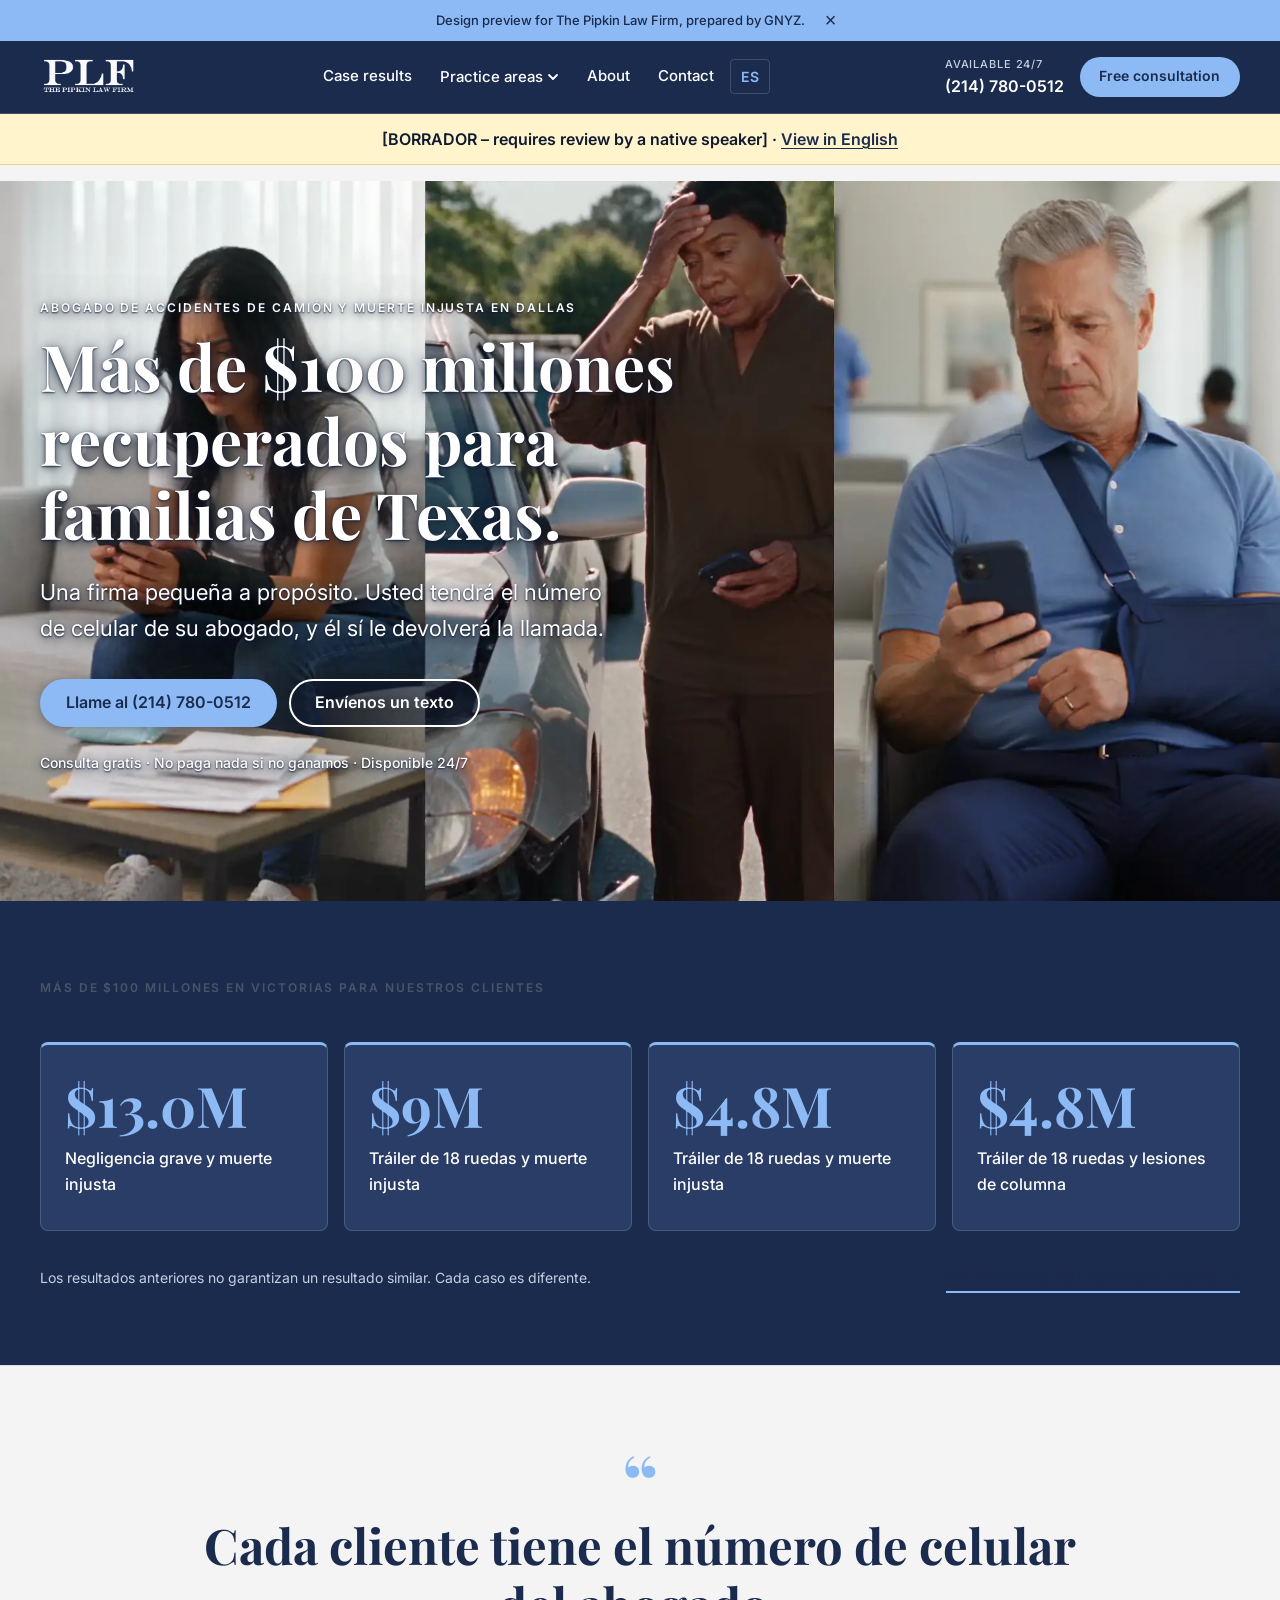
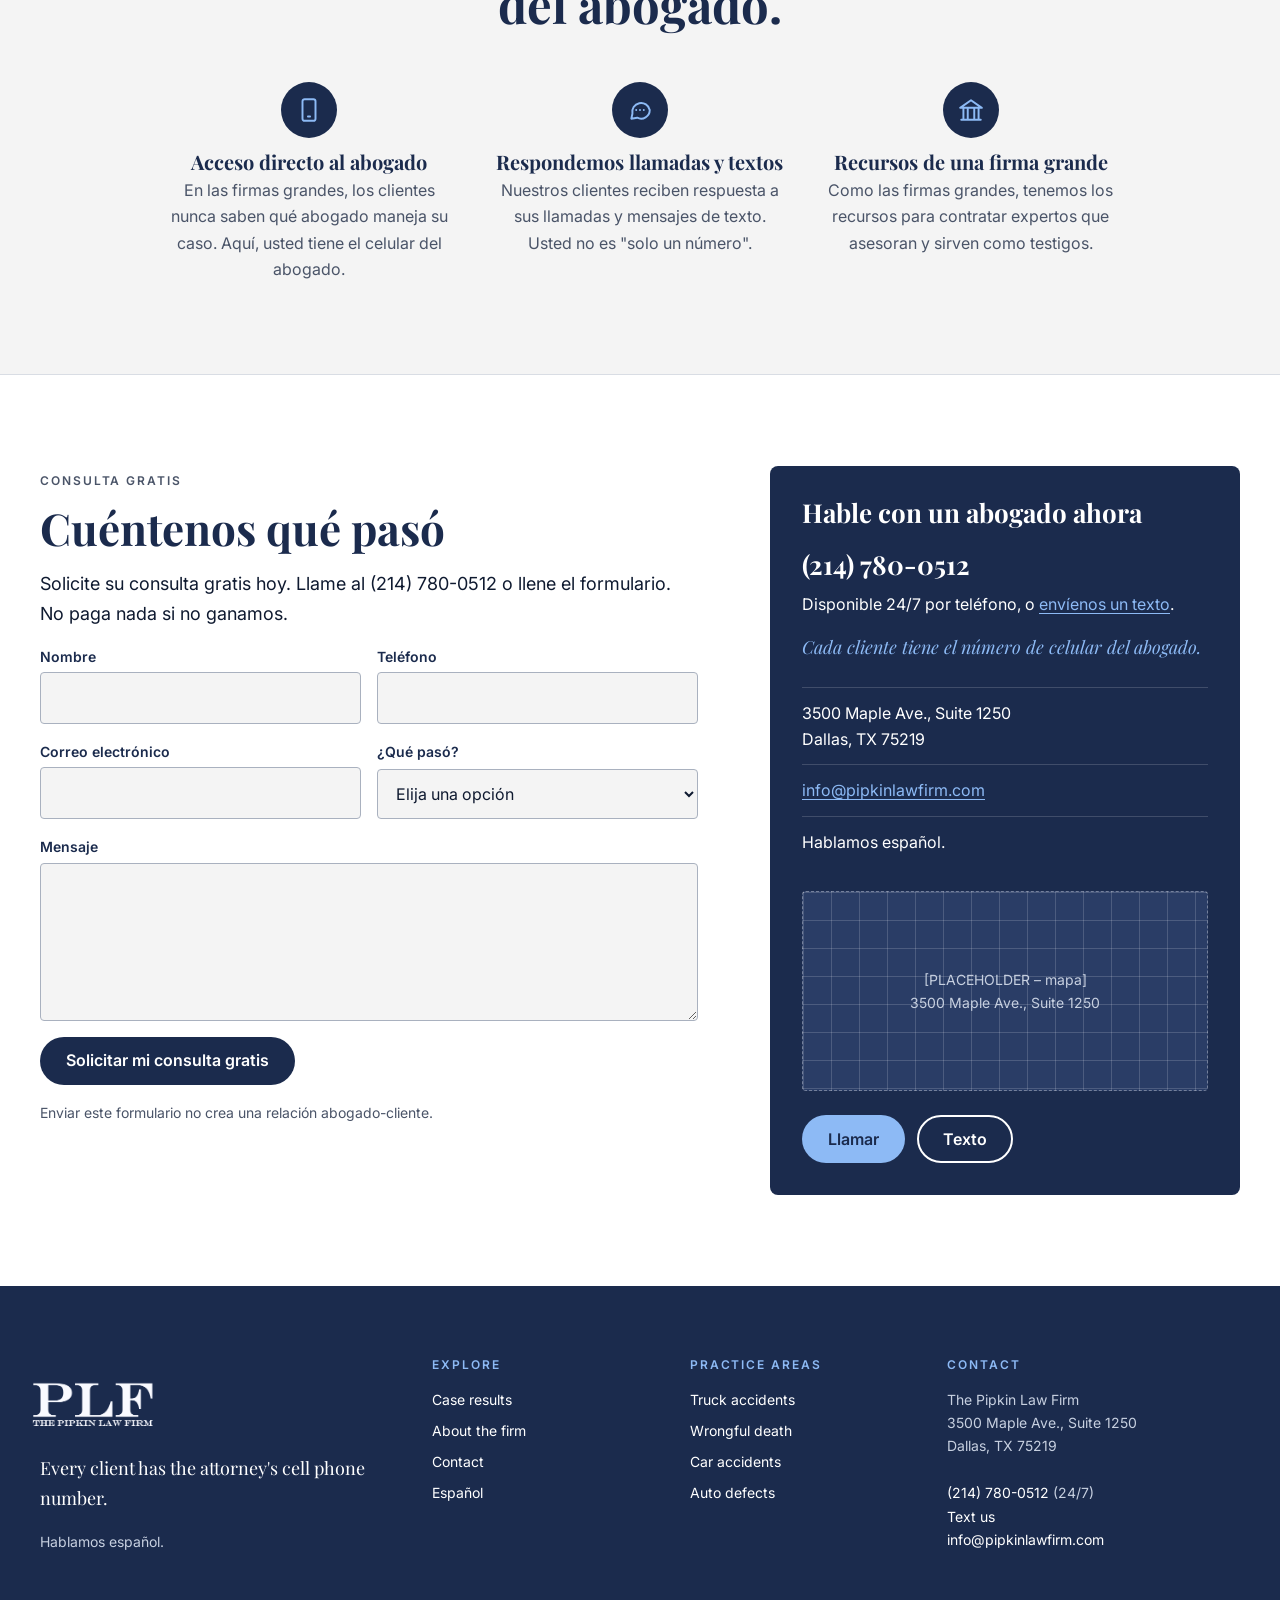
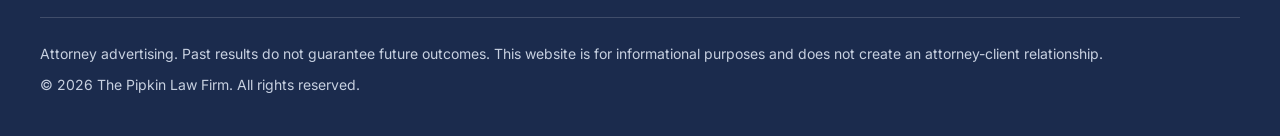
<file: es/index.html>
<!DOCTYPE html>
<html lang="es">
<head>
  <meta charset="utf-8">
  <title>Abogado de Accidentes de Camión en Dallas | The Pipkin Law Firm</title>
  <meta name="description" content="Más de $100 millones en victorias para nuestros clientes. Cada cliente tiene el número de celular del abogado. Consulta gratis. No paga nada si no ganamos. Llame al (214) 780-0512.">
  <link rel="alternate" hreflang="en" href="/">
  <meta name="viewport" content="width=device-width, initial-scale=1">
  <!-- Preview only: keep this site out of search engines (also set in netlify.toml) -->
  <meta name="robots" content="noindex, nofollow">
  <meta name="theme-color" content="#1B2B4D">
  <link rel="icon" href="/assets/images/plflogo3.png" type="image/png">

  <!-- Fonts: Playfair Display (headings) + Inter (body). Swap here and in css :root -->
  <link rel="preconnect" href="https://fonts.googleapis.com">
  <link rel="preconnect" href="https://fonts.gstatic.com" crossorigin>
  <link rel="stylesheet" href="https://fonts.googleapis.com/css2?family=Inter:wght@400;500;600;700&amp;family=Playfair+Display:ital,wght@0,700;1,400;1,700&amp;display=swap">

  <link rel="stylesheet" href="/css/styles.css">
  <script src="/js/main.js" defer></script>
</head>
<body>
<!-- NOTE: the shared header/footer below are in English so they stay
     identical for find-and-replace. Translate them when the Spanish
     section grows beyond this stub. -->
<!-- HEADER START ============================================================
     Identical on every page. Edit once, then find-and-replace everything
     between HEADER START and HEADER END on the other pages.
     The current page is highlighted automatically by js/main.js.
     ========================================================================= -->
<a class="skip-link" href="#main">Skip to main content</a>

<!-- Demo preview banner: delete this div (or see section 5 of styles.css) before launch -->
<div class="demo-banner" role="region" aria-label="Preview notice">
  <span>Design preview for The Pipkin Law Firm, prepared by GNYZ.</span>
  <button class="demo-banner__close" type="button" aria-label="Dismiss preview notice">&times;</button>
</div>

<header class="site-header">
  <div class="container site-header__inner">
    <a class="site-logo" href="/">
      <img src="/assets/images/plflogo3.png" alt="The Pipkin Law Firm, home" width="96" height="72">
    </a>

    <nav class="site-nav" aria-label="Main">
      <ul class="site-nav__list">
        <li><a class="site-nav__link" href="/case-results.html">Case results</a></li>
        <li class="has-dropdown">
          <button class="site-nav__link" type="button" aria-expanded="false" aria-controls="practice-menu">
            Practice areas
            <svg class="site-nav__chevron" viewBox="0 0 12 12" aria-hidden="true" focusable="false"><path d="M2 4l4 4 4-4" fill="none" stroke="currentColor" stroke-width="1.8" stroke-linecap="round" stroke-linejoin="round"/></svg>
          </button>
          <ul class="dropdown" id="practice-menu">
            <li><a href="/practice/truck-accidents.html">Truck accidents</a></li>
            <li><a href="/practice/wrongful-death.html">Wrongful death</a></li>
            <li><a href="/practice/car-accidents.html">Car accidents</a></li>
            <li><a href="/practice/auto-defects.html">Auto defects</a></li>
          </ul>
        </li>
        <li><a class="site-nav__link" href="/about.html">About</a></li>
        <li><a class="site-nav__link" href="/contact.html">Contact</a></li>
        <li><a class="site-nav__link site-nav__link--lang" href="/es/" hreflang="es" lang="es" title="Español">ES<span class="visually-hidden"> (Español)</span></a></li>
      </ul>
    </nav>

    <div class="site-header__actions">
      <a class="header-phone" href="tel:+12147800512"><small>Available 24/7</small>(214) 780-0512</a>
      <a class="btn btn--primary btn--small header-cta" href="/contact.html">Free consultation</a>
      <button class="menu-toggle" type="button" aria-expanded="false" aria-controls="mobile-menu" aria-label="Open menu">
        <span class="menu-toggle__bars" aria-hidden="true"></span>
      </button>
    </div>
  </div>
</header>

<!-- Mobile menu (phones/tablets) -->
<div class="mobile-menu" id="mobile-menu" hidden>
  <nav aria-label="Mobile">
    <ul>
      <li><a href="/">Home</a></li>
      <li><a href="/case-results.html">Case results</a></li>
      <li><span class="mobile-menu__label">Practice areas</span>
        <ul class="mobile-menu__sub">
          <li><a href="/practice/truck-accidents.html">Truck accidents</a></li>
          <li><a href="/practice/wrongful-death.html">Wrongful death</a></li>
          <li><a href="/practice/car-accidents.html">Car accidents</a></li>
          <li><a href="/practice/auto-defects.html">Auto defects</a></li>
        </ul>
      </li>
      <li><a href="/about.html">About</a></li>
      <li><a href="/contact.html">Contact</a></li>
      <li><a href="/es/" hreflang="es" lang="es">Español</a></li>
    </ul>
    <a class="btn btn--primary btn--block" href="/contact.html">Free consultation</a>
  </nav>
</div>

<!-- Persistent Call / Text bar (phones/tablets only) -->
<nav class="mobile-bar" aria-label="Call or text us">
  <a class="btn btn--primary" href="tel:+12147800512">
    <svg viewBox="0 0 24 24" aria-hidden="true" focusable="false"><path fill="currentColor" d="M6.6 10.8a15.1 15.1 0 0 0 6.6 6.6l2.2-2.2a1 1 0 0 1 1-.25 11.4 11.4 0 0 0 3.6.57 1 1 0 0 1 1 1V20a1 1 0 0 1-1 1A17 17 0 0 1 3 4a1 1 0 0 1 1-1h3.5a1 1 0 0 1 1 1c0 1.25.2 2.45.57 3.57a1 1 0 0 1-.25 1z"/></svg>
    Call
  </a>
  <a class="btn btn--outline-light" href="sms:+12147800512">
    <svg viewBox="0 0 24 24" aria-hidden="true" focusable="false"><path fill="currentColor" d="M4 3h16a2 2 0 0 1 2 2v11a2 2 0 0 1-2 2H8l-4 4V5a2 2 0 0 1 2-2z" opacity=".9"/></svg>
    Text
  </a>
</nav>
<!-- HEADER END ============================================================= -->

<p class="draft-banner">[BORRADOR – requires review by a native speaker] · <a href="/" hreflang="en" lang="en">View in English</a></p>

<main id="main">
  <!-- HERO -->
  <section class="hero" aria-labelledby="hero-heading">
    <!-- Same hero video as the English homepage (see the notes there).
         Keep the MP4 first: iOS Safari needs it. -->
    <video class="hero__media" muted loop playsinline preload="none" poster="/assets/video/hero-poster.webp" data-poster-mobile="/assets/video/hero-mobile-poster.webp" aria-hidden="true">
      <!-- Phones + portrait tablets: vertical cut that shows each person full-screen -->
      <source src="/assets/video/hero-mobile.mp4" type='video/mp4; codecs="avc1.640028"' media="(max-width: 991px) and (orientation: portrait)">
      <source src="/assets/video/hero-mobile.webm" type='video/webm; codecs="vp9"' media="(max-width: 991px) and (orientation: portrait)">
      <!-- Desktop + landscape: the original wide video -->
      <source src="/assets/video/hero.mp4" type='video/mp4; codecs="avc1.640028"'>
      <source src="/assets/video/hero.webm" type='video/webm; codecs="vp9"'>
    </video>
    <div class="container">
      <div class="hero__content">
        <span class="eyebrow">Abogado de accidentes de camión y muerte injusta en Dallas</span>
        <h1 id="hero-heading">Más de $100 millones recuperados para familias de Texas.</h1>
        <p class="hero__sub">Una firma pequeña a propósito. Usted tendrá el número de celular de su abogado, y él sí le devolverá la llamada.</p>
        <div class="btn-row">
          <a class="btn btn--primary" href="tel:+12147800512">Llame al (214) 780-0512</a>
          <a class="btn btn--outline-light" href="sms:+12147800512">Envíenos un texto</a>
        </div>
        <p class="hero__micro">Consulta gratis · No paga nada si no ganamos · Disponible 24/7</p>
      </div>
    </div>
  </section>

  <!-- RESULTADOS -->
  <section class="results-strip" aria-labelledby="results-heading">
    <div class="container">
      <div class="section-head">
        <span class="eyebrow">Más de $100 millones en victorias para nuestros clientes</span>
        <h2 id="results-heading" class="visually-hidden">Resultados recientes</h2>
      </div>
      <ul class="stat-grid">
        <li class="stat-card reveal">
          <span class="stat-card__value" data-count="17.5" data-prefix="$" data-suffix="M">$17.5M</span>
          <span class="stat-card__label">Negligencia grave y muerte injusta</span>
        </li>
        <li class="stat-card reveal">
          <span class="stat-card__value" data-count="12" data-prefix="$" data-suffix="M">$12M</span>
          <span class="stat-card__label">Tráiler de 18 ruedas y muerte injusta</span>
        </li>
        <li class="stat-card reveal">
          <span class="stat-card__value" data-count="6.5" data-prefix="$" data-suffix="M">$6.5M</span>
          <span class="stat-card__label">Tráiler de 18 ruedas y muerte injusta</span>
        </li>
        <li class="stat-card reveal">
          <span class="stat-card__value" data-count="6.5" data-prefix="$" data-suffix="M">$6.5M</span>
          <span class="stat-card__label">Tráiler de 18 ruedas y lesiones de columna</span>
        </li>
      </ul>
      <div class="results-strip__footer">
        <p class="disclaimer">Los resultados anteriores no garantizan un resultado similar. Cada caso es diferente.</p>
        <a class="arrow-link" href="/case-results.html" hreflang="en">Ver todos los resultados (en inglés)</a>
      </div>
    </div>
  </section>

  <!-- PROMESA DEL CELULAR -->
  <section class="section promise" aria-labelledby="promise-heading">
    <div class="container">
      <h2 class="visually-hidden" id="promise-heading">Nuestra promesa</h2>
      <p class="promise__quote reveal">Cada cliente tiene el número de celular del abogado.</p>
      <ul class="promise__points">
        <li class="reveal">
          <span class="promise__icon" aria-hidden="true">
            <svg viewBox="0 0 24 24" fill="none" stroke="currentColor" stroke-width="1.8" stroke-linecap="round" stroke-linejoin="round"><rect x="6" y="2" width="12" height="20" rx="2"/><path d="M11 18h2"/></svg>
          </span>
          <h3>Acceso directo al abogado</h3>
          <p>En las firmas grandes, los clientes nunca saben qué abogado maneja su caso. Aquí, usted tiene el celular del abogado.</p>
        </li>
        <li class="reveal">
          <span class="promise__icon" aria-hidden="true">
            <svg viewBox="0 0 24 24" fill="none" stroke="currentColor" stroke-width="1.8" stroke-linecap="round" stroke-linejoin="round"><path d="M21 12a8 8 0 0 1-11.6 7.1L4 20l1-4.6A8 8 0 1 1 21 12z"/><path d="M8.5 12h.01M12 12h.01M15.5 12h.01"/></svg>
          </span>
          <h3>Respondemos llamadas y textos</h3>
          <p>Nuestros clientes reciben respuesta a sus llamadas y mensajes de texto. Usted no es "solo un número".</p>
        </li>
        <li class="reveal">
          <span class="promise__icon" aria-hidden="true">
            <svg viewBox="0 0 24 24" fill="none" stroke="currentColor" stroke-width="1.8" stroke-linecap="round" stroke-linejoin="round"><path d="M3 21h18M5 21V10M19 21V10M9 21V10M15 21V10M2 10l10-7 10 7z"/></svg>
          </span>
          <h3>Recursos de una firma grande</h3>
          <p>Como las firmas grandes, tenemos los recursos para contratar expertos que asesoran y sirven como testigos.</p>
        </li>
      </ul>
    </div>
  </section>

  <!-- CONTACTO -->
  <section class="section contact-cta" id="contact" aria-labelledby="contact-heading">
    <div class="container">
      <div class="contact-grid">
        <div class="reveal">
          <span class="eyebrow">Consulta gratis</span>
          <h2 id="contact-heading">Cuéntenos qué pasó</h2>
          <p class="lead">Solicite su consulta gratis hoy. Llame al (214) 780-0512 o llene el formulario. No paga nada si no ganamos.</p>

          <form class="form" name="contacto-es" method="POST" data-netlify="true" netlify-honeypot="bot-field">
            <input type="hidden" name="form-name" value="contacto-es">
            <p class="form__hp"><label>Deje esto vacío: <input name="bot-field"></label></p>
            <div class="form__row">
              <div class="form__field">
                <label for="cf-name">Nombre</label>
                <input id="cf-name" name="name" type="text" autocomplete="name" required>
              </div>
              <div class="form__field">
                <label for="cf-phone">Teléfono</label>
                <input id="cf-phone" name="phone" type="tel" autocomplete="tel" required>
              </div>
            </div>
            <div class="form__row">
              <div class="form__field">
                <label for="cf-email">Correo electrónico</label>
                <input id="cf-email" name="email" type="email" autocomplete="email">
              </div>
              <div class="form__field">
                <label for="cf-type">¿Qué pasó?</label>
                <select id="cf-type" name="case-type" required>
                  <option value="">Elija una opción</option>
                  <option value="truck">Accidente de camión o tráiler</option>
                  <option value="car">Accidente de auto</option>
                  <option value="wrongful-death">Muerte injusta</option>
                  <option value="auto-defect">Defecto del vehículo</option>
                  <option value="premises">Lesión en una propiedad</option>
                  <option value="other">Otro</option>
                </select>
              </div>
            </div>
            <div class="form__field">
              <label for="cf-message">Mensaje</label>
              <textarea id="cf-message" name="message" rows="5"></textarea>
            </div>
            <div>
              <button class="btn btn--secondary" type="submit">Solicitar mi consulta gratis</button>
            </div>
            <p class="form__note">Enviar este formulario no crea una relación abogado-cliente.</p>
          </form>
        </div>

        <aside class="contact-card reveal" aria-label="Datos de contacto">
          <h3>Hable con un abogado ahora</h3>
          <a class="contact-card__phone" href="tel:+12147800512">(214) 780-0512</a>
          <p>Disponible 24/7 por teléfono, o <a href="sms:+12147800512">envíenos un texto</a>.</p>
          <p class="contact-card__promise">Cada cliente tiene el número de celular del abogado.</p>
          <ul class="contact-card__list">
            <li><address>3500 Maple Ave., Suite 1250<br>Dallas, TX 75219</address></li>
            <li><a href="mailto:info@pipkinlawfirm.com">info@pipkinlawfirm.com</a></li>
            <li>Hablamos español.</li>
          </ul>
          <div class="map-placeholder" role="img" aria-label="Espacio para el mapa de 3500 Maple Ave., Dallas">
            [PLACEHOLDER – mapa]<br>3500 Maple Ave., Suite 1250
          </div>
          <div class="btn-row">
            <a class="btn btn--primary" href="tel:+12147800512">Llamar</a>
            <a class="btn btn--outline-light" href="sms:+12147800512">Texto</a>
          </div>
        </aside>
      </div>
    </div>
  </section>
</main>

<!-- FOOTER START ============================================================
     Identical on every page. Copyright year is filled in by js/main.js.
     ========================================================================= -->
<footer class="site-footer">
  <div class="container">
    <div class="footer-grid">
      <div>
        <a class="footer-logo" href="/"><img src="/assets/images/plflogo3.png" alt="The Pipkin Law Firm, home" width="128" height="96" loading="lazy"></a>
        <p class="footer-tagline">Every client has the attorney's cell phone number.</p>
        <p>Hablamos español.</p>
      </div>

      <nav aria-label="Footer">
        <h2>Explore</h2>
        <ul class="footer-links">
          <li><a href="/case-results.html">Case results</a></li>
          <li><a href="/about.html">About the firm</a></li>
          <li><a href="/contact.html">Contact</a></li>
          <li><a href="/es/" hreflang="es" lang="es">Español</a></li>
        </ul>
      </nav>

      <div>
        <h2>Practice areas</h2>
        <ul class="footer-links">
          <li><a href="/practice/truck-accidents.html">Truck accidents</a></li>
          <li><a href="/practice/wrongful-death.html">Wrongful death</a></li>
          <li><a href="/practice/car-accidents.html">Car accidents</a></li>
          <li><a href="/practice/auto-defects.html">Auto defects</a></li>
        </ul>
      </div>

      <div>
        <h2>Contact</h2>
        <address>
          The Pipkin Law Firm<br>
          3500 Maple Ave., Suite 1250<br>
          Dallas, TX 75219
        </address>
        <p class="mt-lg">
          <a href="tel:+12147800512">(214) 780-0512</a> (24/7)<br>
          <a href="sms:+12147800512">Text us</a><br>
          <a href="mailto:info@pipkinlawfirm.com">info@pipkinlawfirm.com</a>
        </p>
      </div>
    </div>

    <div class="footer-legal">
      <p>Attorney advertising. Past results do not guarantee future outcomes. This website is for informational purposes and does not create an attorney-client relationship.</p>
      <p>&copy; <span data-year>2026</span> The Pipkin Law Firm. All rights reserved.</p>
    </div>
  </div>
</footer>
<!-- FOOTER END ============================================================= -->
</body>
</html>
</file>
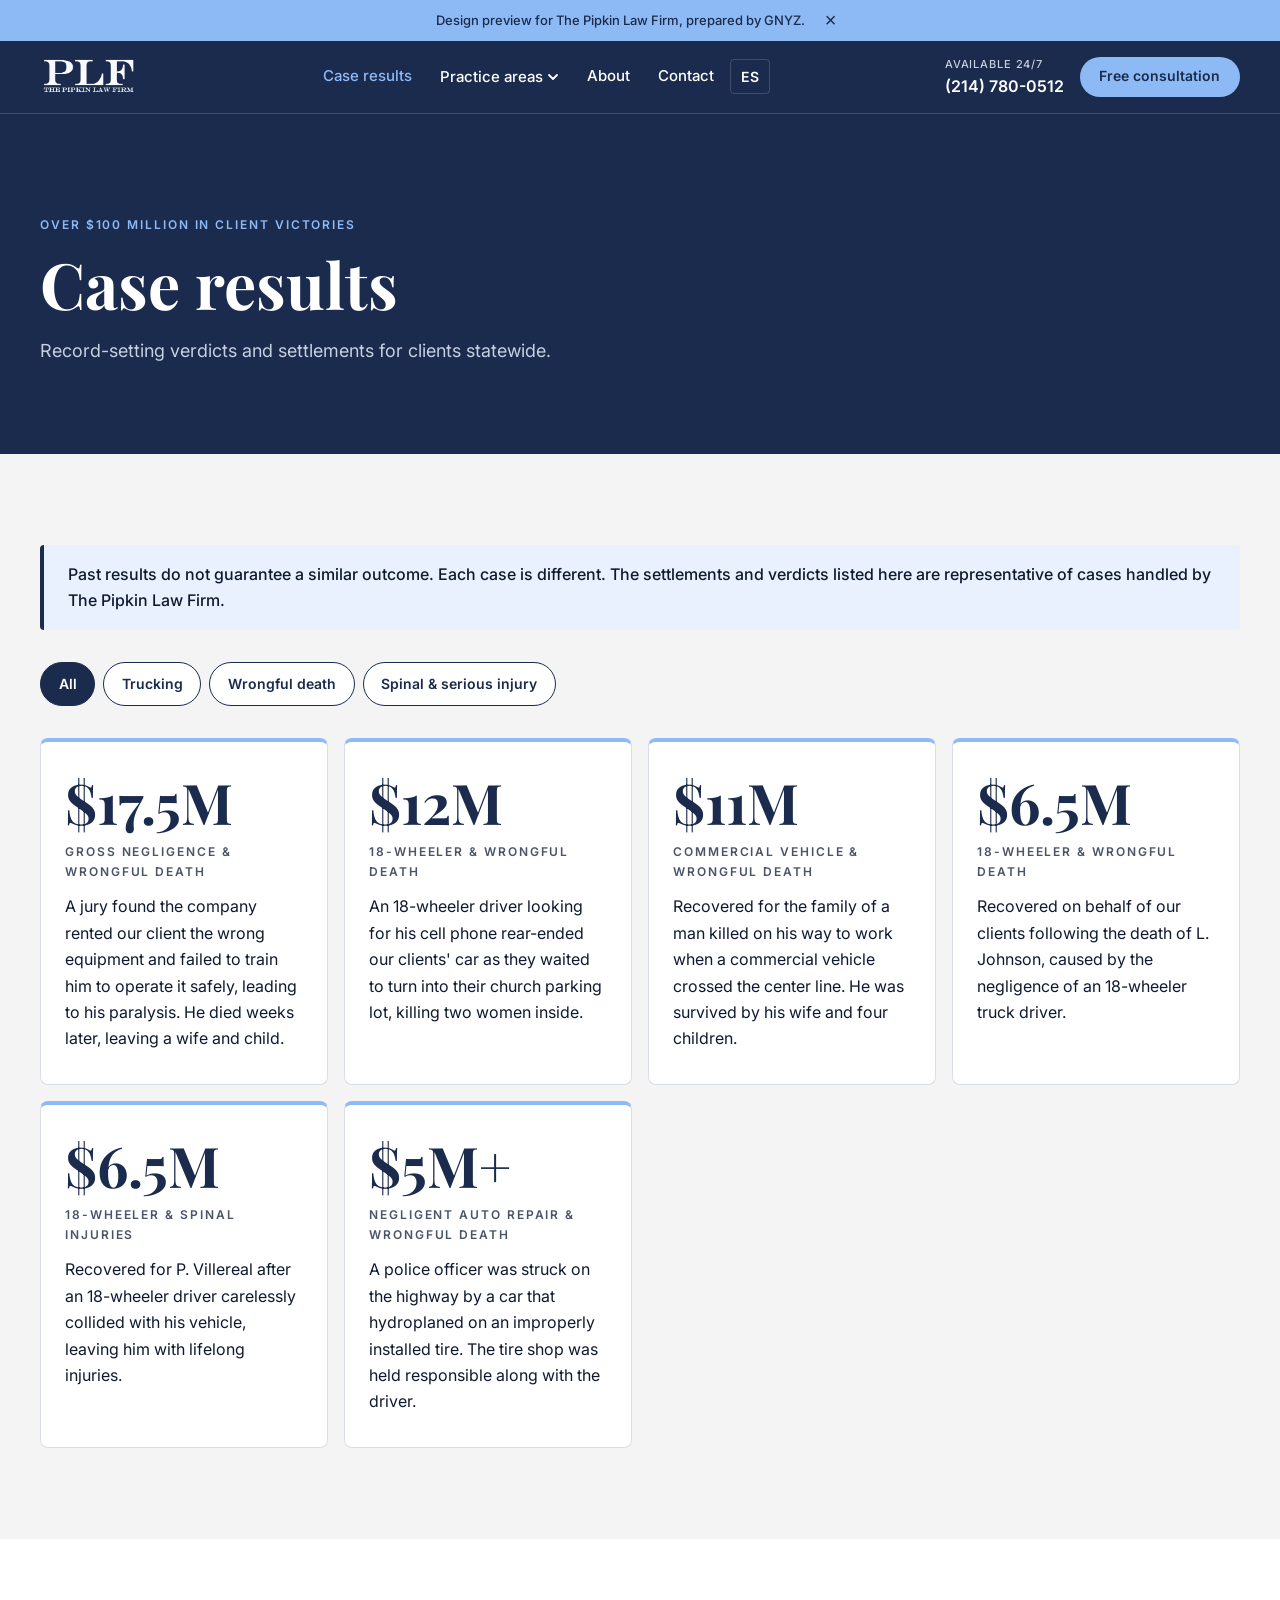
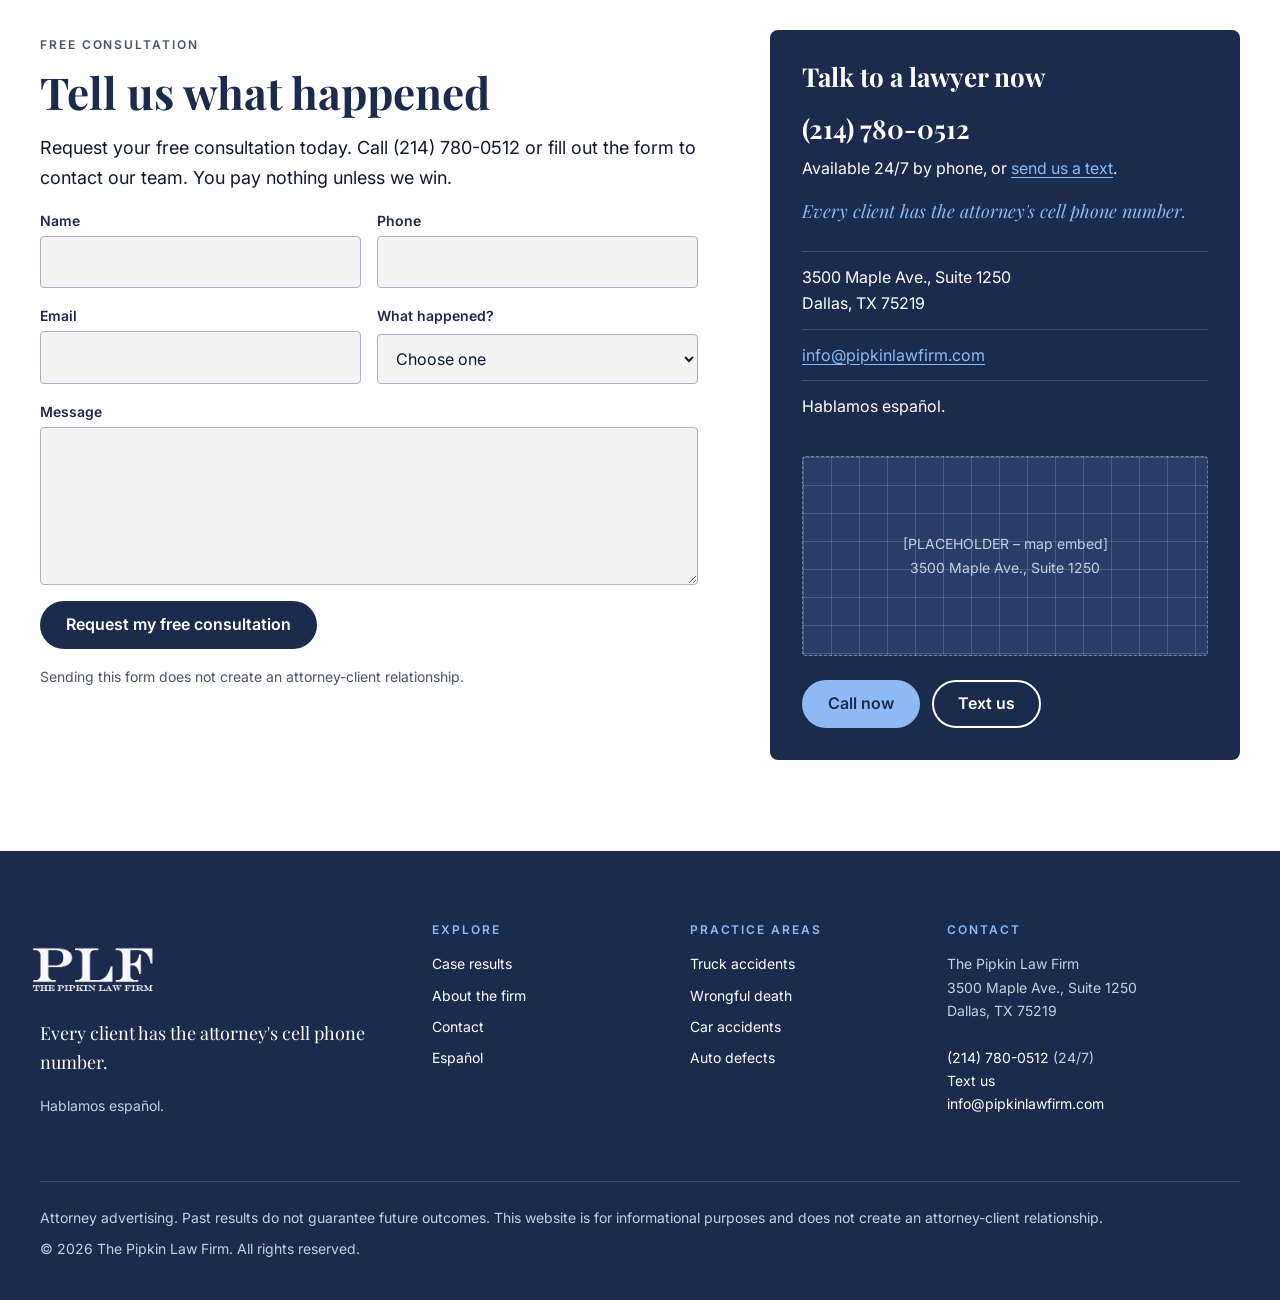
<file: case-results.html>
<!DOCTYPE html>
<html lang="en">
<head>
  <meta charset="utf-8">
  <title>Case Results | The Pipkin Law Firm, Dallas Injury Lawyers</title>
  <meta name="description" content="Verdicts and settlements won by The Pipkin Law Firm for Texas families, including $17.5 million and $12 million wrongful death results. Past results do not guarantee a similar outcome.">
  <meta name="viewport" content="width=device-width, initial-scale=1">
  <!-- Preview only: keep this site out of search engines (also set in netlify.toml) -->
  <meta name="robots" content="noindex, nofollow">
  <meta name="theme-color" content="#1B2B4D">
  <link rel="icon" href="/assets/images/plflogo3.png" type="image/png">

  <!-- Fonts: Playfair Display (headings) + Inter (body). Swap here and in css :root -->
  <link rel="preconnect" href="https://fonts.googleapis.com">
  <link rel="preconnect" href="https://fonts.gstatic.com" crossorigin>
  <link rel="stylesheet" href="https://fonts.googleapis.com/css2?family=Inter:wght@400;500;600;700&amp;family=Playfair+Display:ital,wght@0,700;1,400;1,700&amp;display=swap">

  <link rel="stylesheet" href="/css/styles.css">
  <script src="/js/main.js" defer></script>
</head>
<body>
<!-- HEADER START ============================================================
     Identical on every page. Edit once, then find-and-replace everything
     between HEADER START and HEADER END on the other pages.
     The current page is highlighted automatically by js/main.js.
     ========================================================================= -->
<a class="skip-link" href="#main">Skip to main content</a>

<!-- Demo preview banner: delete this div (or see section 5 of styles.css) before launch -->
<div class="demo-banner" role="region" aria-label="Preview notice">
  <span>Design preview for The Pipkin Law Firm, prepared by GNYZ.</span>
  <button class="demo-banner__close" type="button" aria-label="Dismiss preview notice">&times;</button>
</div>

<header class="site-header">
  <div class="container site-header__inner">
    <a class="site-logo" href="/">
      <img src="/assets/images/plflogo3.png" alt="The Pipkin Law Firm, home" width="96" height="72">
    </a>

    <nav class="site-nav" aria-label="Main">
      <ul class="site-nav__list">
        <li><a class="site-nav__link" href="/case-results.html">Case results</a></li>
        <li class="has-dropdown">
          <button class="site-nav__link" type="button" aria-expanded="false" aria-controls="practice-menu">
            Practice areas
            <svg class="site-nav__chevron" viewBox="0 0 12 12" aria-hidden="true" focusable="false"><path d="M2 4l4 4 4-4" fill="none" stroke="currentColor" stroke-width="1.8" stroke-linecap="round" stroke-linejoin="round"/></svg>
          </button>
          <ul class="dropdown" id="practice-menu">
            <li><a href="/practice/truck-accidents.html">Truck accidents</a></li>
            <li><a href="/practice/wrongful-death.html">Wrongful death</a></li>
            <li><a href="/practice/car-accidents.html">Car accidents</a></li>
            <li><a href="/practice/auto-defects.html">Auto defects</a></li>
          </ul>
        </li>
        <li><a class="site-nav__link" href="/about.html">About</a></li>
        <li><a class="site-nav__link" href="/contact.html">Contact</a></li>
        <li><a class="site-nav__link site-nav__link--lang" href="/es/" hreflang="es" lang="es" title="Español">ES<span class="visually-hidden"> (Español)</span></a></li>
      </ul>
    </nav>

    <div class="site-header__actions">
      <a class="header-phone" href="tel:+12147800512"><small>Available 24/7</small>(214) 780-0512</a>
      <a class="btn btn--primary btn--small header-cta" href="/contact.html">Free consultation</a>
      <button class="menu-toggle" type="button" aria-expanded="false" aria-controls="mobile-menu" aria-label="Open menu">
        <span class="menu-toggle__bars" aria-hidden="true"></span>
      </button>
    </div>
  </div>
</header>

<!-- Mobile menu (phones/tablets) -->
<div class="mobile-menu" id="mobile-menu" hidden>
  <nav aria-label="Mobile">
    <ul>
      <li><a href="/">Home</a></li>
      <li><a href="/case-results.html">Case results</a></li>
      <li><span class="mobile-menu__label">Practice areas</span>
        <ul class="mobile-menu__sub">
          <li><a href="/practice/truck-accidents.html">Truck accidents</a></li>
          <li><a href="/practice/wrongful-death.html">Wrongful death</a></li>
          <li><a href="/practice/car-accidents.html">Car accidents</a></li>
          <li><a href="/practice/auto-defects.html">Auto defects</a></li>
        </ul>
      </li>
      <li><a href="/about.html">About</a></li>
      <li><a href="/contact.html">Contact</a></li>
      <li><a href="/es/" hreflang="es" lang="es">Español</a></li>
    </ul>
    <a class="btn btn--primary btn--block" href="/contact.html">Free consultation</a>
  </nav>
</div>

<!-- Persistent Call / Text bar (phones/tablets only) -->
<nav class="mobile-bar" aria-label="Call or text us">
  <a class="btn btn--primary" href="tel:+12147800512">
    <svg viewBox="0 0 24 24" aria-hidden="true" focusable="false"><path fill="currentColor" d="M6.6 10.8a15.1 15.1 0 0 0 6.6 6.6l2.2-2.2a1 1 0 0 1 1-.25 11.4 11.4 0 0 0 3.6.57 1 1 0 0 1 1 1V20a1 1 0 0 1-1 1A17 17 0 0 1 3 4a1 1 0 0 1 1-1h3.5a1 1 0 0 1 1 1c0 1.25.2 2.45.57 3.57a1 1 0 0 1-.25 1z"/></svg>
    Call
  </a>
  <a class="btn btn--outline-light" href="sms:+12147800512">
    <svg viewBox="0 0 24 24" aria-hidden="true" focusable="false"><path fill="currentColor" d="M4 3h16a2 2 0 0 1 2 2v11a2 2 0 0 1-2 2H8l-4 4V5a2 2 0 0 1 2-2z" opacity=".9"/></svg>
    Text
  </a>
</nav>
<!-- HEADER END ============================================================= -->

<main id="main">
  <section class="page-hero">
    <div class="container">
      <span class="eyebrow">Over $100 million in client victories</span>
      <h1>Case results</h1>
      <p>Record-setting verdicts and settlements for clients statewide.</p>
    </div>
  </section>

  <section class="section">
    <div class="container">
      <p class="disclaimer-box">Past results do not guarantee a similar outcome. Each case is different. The settlements and verdicts listed here are representative of cases handled by The Pipkin Law Firm.</p>

      <!-- Filter buttons: data-filter must match a word in each card's data-category -->
      <div class="filter-bar" role="group" aria-label="Filter results by case type">
        <button class="filter-btn" type="button" data-filter="all" aria-pressed="true">All</button>
        <button class="filter-btn" type="button" data-filter="trucking" aria-pressed="false">Trucking</button>
        <button class="filter-btn" type="button" data-filter="wrongful-death" aria-pressed="false">Wrongful death</button>
        <button class="filter-btn" type="button" data-filter="serious-injury" aria-pressed="false">Spinal &amp; serious injury</button>
      </div>
      <p class="visually-hidden" id="filter-status" aria-live="polite"></p>

      <!-- RESULT CARDS ======================================================
           Summaries come from pipkinlawfirm.com (homepage and wrongful death
           page). To add a result, copy an <li> and set data-category to one
           or more of: trucking wrongful-death serious-injury
           ================================================================= -->
      <ul class="result-grid">
        <li data-category="wrongful-death serious-injury" class="reveal">
          <article class="result-card">
            <span class="result-card__amount">$17.5M</span>
            <span class="result-card__type">Gross negligence &amp; wrongful death</span>
            <p>A jury found the company rented our client the wrong equipment and failed to train him to operate it safely, leading to his paralysis. He died weeks later, leaving a wife and child.</p>
          </article>
        </li>
        <li data-category="trucking wrongful-death" class="reveal">
          <article class="result-card">
            <span class="result-card__amount">$12M</span>
            <span class="result-card__type">18-wheeler &amp; wrongful death</span>
            <p>An 18-wheeler driver looking for his cell phone rear-ended our clients' car as they waited to turn into their church parking lot, killing two women inside.</p>
          </article>
        </li>
        <li data-category="wrongful-death" class="reveal">
          <article class="result-card">
            <span class="result-card__amount">$11M</span>
            <span class="result-card__type">Commercial vehicle &amp; wrongful death</span>
            <p>Recovered for the family of a man killed on his way to work when a commercial vehicle crossed the center line. He was survived by his wife and four children.</p>
          </article>
        </li>
        <li data-category="trucking wrongful-death" class="reveal">
          <article class="result-card">
            <span class="result-card__amount">$6.5M</span>
            <span class="result-card__type">18-wheeler &amp; wrongful death</span>
            <p>Recovered on behalf of our clients following the death of L. Johnson, caused by the negligence of an 18-wheeler truck driver.</p>
          </article>
        </li>
        <li data-category="trucking serious-injury" class="reveal">
          <article class="result-card">
            <span class="result-card__amount">$6.5M</span>
            <span class="result-card__type">18-wheeler &amp; spinal injuries</span>
            <p>Recovered for P. Villereal after an 18-wheeler driver carelessly collided with his vehicle, leaving him with lifelong injuries.</p>
          </article>
        </li>
        <li data-category="wrongful-death" class="reveal">
          <article class="result-card">
            <span class="result-card__amount">$5M+</span>
            <span class="result-card__type">Negligent auto repair &amp; wrongful death</span>
            <p>A police officer was struck on the highway by a car that hydroplaned on an improperly installed tire. The tire shop was held responsible along with the driver.</p>
          </article>
        </li>

        <!-- TEMPLATE CARD: uncomment and fill in
        <li data-category="trucking" class="reveal">
          <article class="result-card">
            <span class="result-card__amount">$0.0M</span>
            <span class="result-card__type">Case type</span>
            <p>One-line summary of the case.</p>
          </article>
        </li>
        -->
        <!-- TEMPLATE CARD: uncomment and fill in
        <li data-category="wrongful-death" class="reveal">
          <article class="result-card">
            <span class="result-card__amount">$0.0M</span>
            <span class="result-card__type">Case type</span>
            <p>One-line summary of the case.</p>
          </article>
        </li>
        -->
        <!-- TEMPLATE CARD: uncomment and fill in
        <li data-category="serious-injury" class="reveal">
          <article class="result-card">
            <span class="result-card__amount">$0.0M</span>
            <span class="result-card__type">Case type</span>
            <p>One-line summary of the case.</p>
          </article>
        </li>
        -->
        <!-- TEMPLATE CARD: uncomment and fill in
        <li data-category="trucking serious-injury" class="reveal">
          <article class="result-card">
            <span class="result-card__amount">$0.0M</span>
            <span class="result-card__type">Case type</span>
            <p>One-line summary of the case.</p>
          </article>
        </li>
        -->
      </ul>
    </div>
  </section>

  <!-- ===== CONTACT CTA =================================================
       Front-end only. data-netlify="true" lets Netlify Forms collect
       submissions once deployed (Site > Forms in the Netlify dashboard).
       ================================================================== -->
  <section class="section contact-cta" id="contact" aria-labelledby="contact-heading">
    <div class="container">
      <div class="contact-grid">
        <div class="reveal">
          <span class="eyebrow">Free consultation</span>
          <h2 id="contact-heading">Tell us what happened</h2>
          <p class="lead">Request your free consultation today. Call (214) 780-0512 or fill out the form to contact our team. You pay nothing unless we win.</p>

          <form class="form" name="contact" method="POST" data-netlify="true" netlify-honeypot="bot-field">
            <input type="hidden" name="form-name" value="contact">
            <p class="form__hp"><label>Leave this empty: <input name="bot-field"></label></p>

            <div class="form__row">
              <div class="form__field">
                <label for="cf-name">Name</label>
                <input id="cf-name" name="name" type="text" autocomplete="name" required>
              </div>
              <div class="form__field">
                <label for="cf-phone">Phone</label>
                <input id="cf-phone" name="phone" type="tel" autocomplete="tel" required>
              </div>
            </div>
            <div class="form__row">
              <div class="form__field">
                <label for="cf-email">Email</label>
                <input id="cf-email" name="email" type="email" autocomplete="email">
              </div>
              <div class="form__field">
                <label for="cf-type">What happened?</label>
                <select id="cf-type" name="case-type" required>
                  <option value="">Choose one</option>
                  <option value="truck">Truck or 18-wheeler accident</option>
                  <option value="car">Car accident</option>
                  <option value="wrongful-death">Wrongful death</option>
                  <option value="auto-defect">Auto defect</option>
                  <option value="premises">Premises injury</option>
                  <option value="other">Something else</option>
                </select>
              </div>
            </div>
            <div class="form__field">
              <label for="cf-message">Message</label>
              <textarea id="cf-message" name="message" rows="5"></textarea>
            </div>
            <div>
              <button class="btn btn--secondary" type="submit">Request my free consultation</button>
            </div>
            <p class="form__note">Sending this form does not create an attorney-client relationship.</p>
          </form>
        </div>

        <aside class="contact-card reveal" aria-label="Contact details">
          <h3>Talk to a lawyer now</h3>
          <a class="contact-card__phone" href="tel:+12147800512">(214) 780-0512</a>
          <p>Available 24/7 by phone, or <a href="sms:+12147800512">send us a text</a>.</p>
          <p class="contact-card__promise">Every client has the attorney's cell phone number.</p>
          <ul class="contact-card__list">
            <li>
              <address>3500 Maple Ave., Suite 1250<br>Dallas, TX 75219</address>
            </li>
            <li><a href="mailto:info@pipkinlawfirm.com">info@pipkinlawfirm.com</a></li>
            <li lang="es">Hablamos español.</li>
          </ul>
          <!-- MAP PLACEHOLDER: replace with a Google Maps embed (iframe) later -->
          <div class="map-placeholder" role="img" aria-label="Map placeholder for 3500 Maple Ave., Dallas">
            [PLACEHOLDER – map embed]<br>3500 Maple Ave., Suite 1250
          </div>
          <div class="btn-row">
            <a class="btn btn--primary" href="tel:+12147800512">Call now</a>
            <a class="btn btn--outline-light" href="sms:+12147800512">Text us</a>
          </div>
        </aside>
      </div>
    </div>
  </section>
</main>

<!-- FOOTER START ============================================================
     Identical on every page. Copyright year is filled in by js/main.js.
     ========================================================================= -->
<footer class="site-footer">
  <div class="container">
    <div class="footer-grid">
      <div>
        <a class="footer-logo" href="/"><img src="/assets/images/plflogo3.png" alt="The Pipkin Law Firm, home" width="128" height="96" loading="lazy"></a>
        <p class="footer-tagline">Every client has the attorney's cell phone number.</p>
        <p>Hablamos español.</p>
      </div>

      <nav aria-label="Footer">
        <h2>Explore</h2>
        <ul class="footer-links">
          <li><a href="/case-results.html">Case results</a></li>
          <li><a href="/about.html">About the firm</a></li>
          <li><a href="/contact.html">Contact</a></li>
          <li><a href="/es/" hreflang="es" lang="es">Español</a></li>
        </ul>
      </nav>

      <div>
        <h2>Practice areas</h2>
        <ul class="footer-links">
          <li><a href="/practice/truck-accidents.html">Truck accidents</a></li>
          <li><a href="/practice/wrongful-death.html">Wrongful death</a></li>
          <li><a href="/practice/car-accidents.html">Car accidents</a></li>
          <li><a href="/practice/auto-defects.html">Auto defects</a></li>
        </ul>
      </div>

      <div>
        <h2>Contact</h2>
        <address>
          The Pipkin Law Firm<br>
          3500 Maple Ave., Suite 1250<br>
          Dallas, TX 75219
        </address>
        <p class="mt-lg">
          <a href="tel:+12147800512">(214) 780-0512</a> (24/7)<br>
          <a href="sms:+12147800512">Text us</a><br>
          <a href="mailto:info@pipkinlawfirm.com">info@pipkinlawfirm.com</a>
        </p>
      </div>
    </div>

    <div class="footer-legal">
      <p>Attorney advertising. Past results do not guarantee future outcomes. This website is for informational purposes and does not create an attorney-client relationship.</p>
      <p>&copy; <span data-year>2026</span> The Pipkin Law Firm. All rights reserved.</p>
    </div>
  </div>
</footer>
<!-- FOOTER END ============================================================= -->
</body>
</html>
</file>
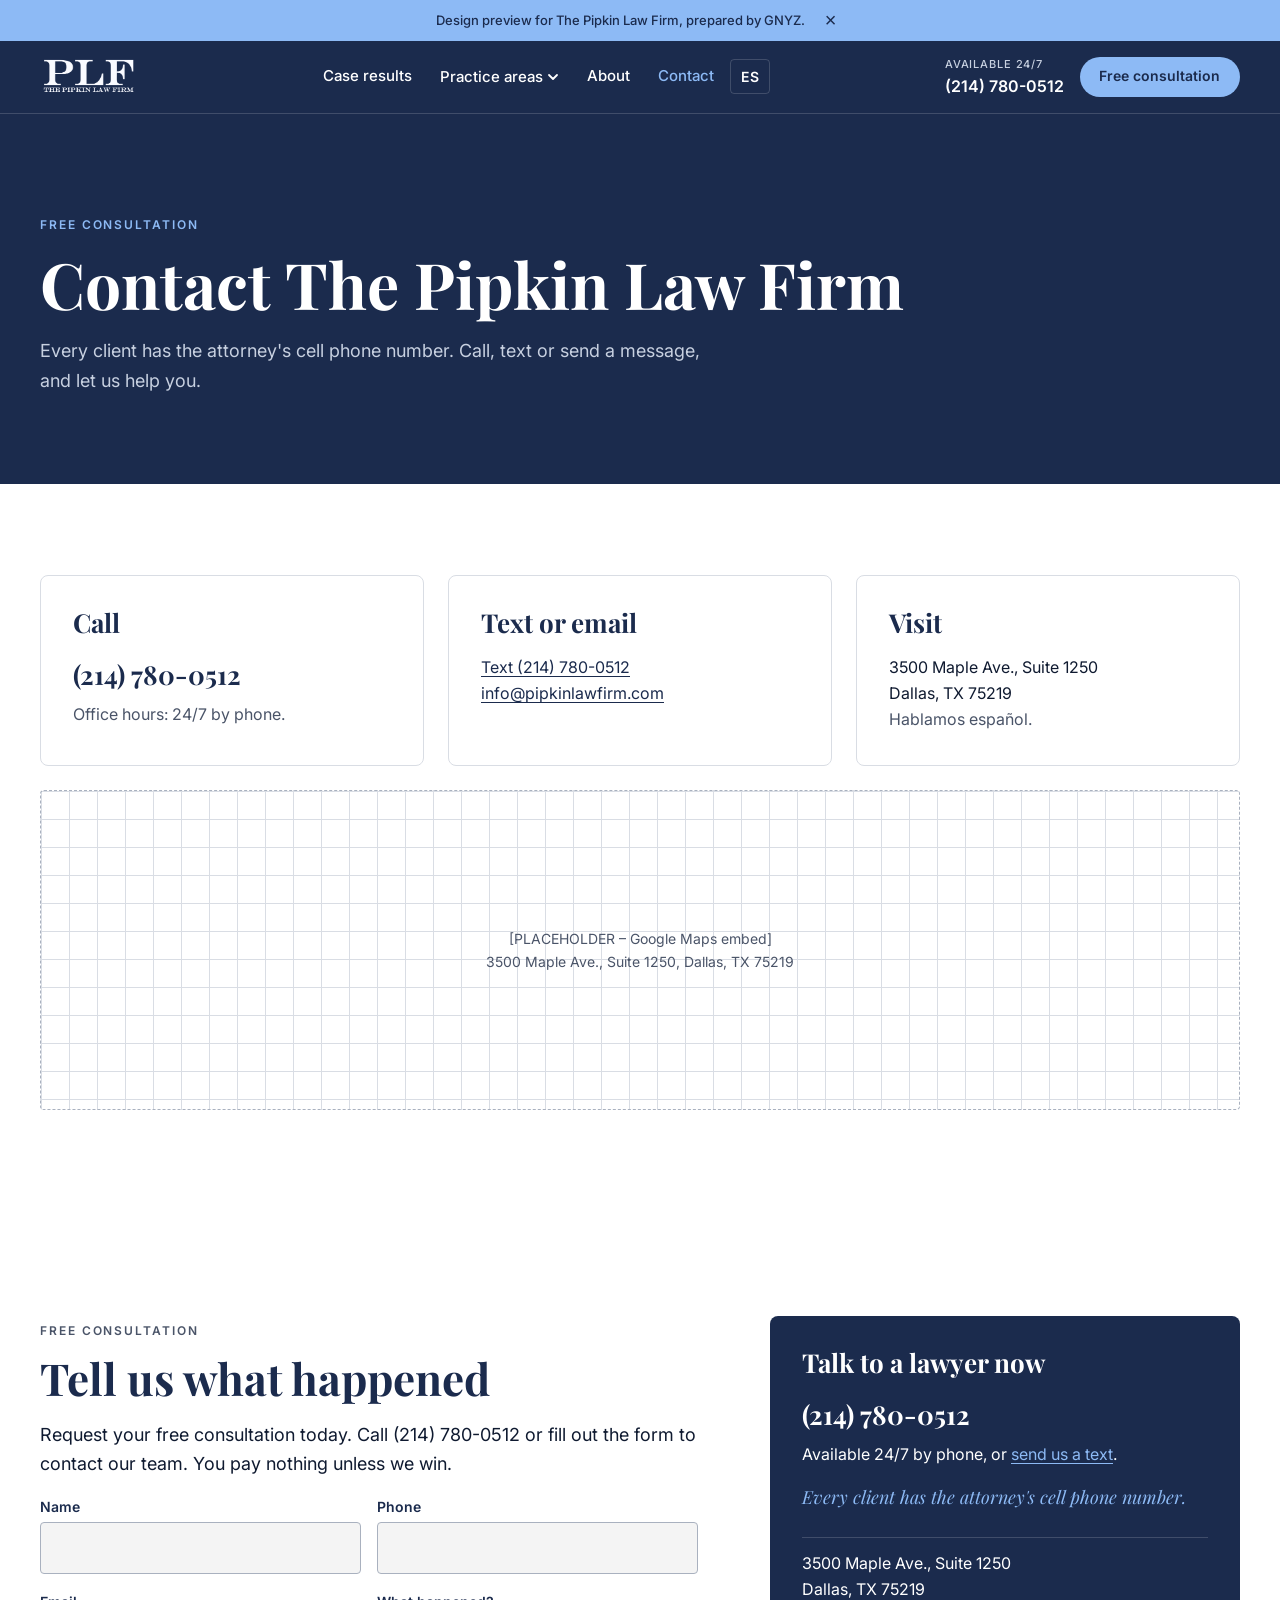
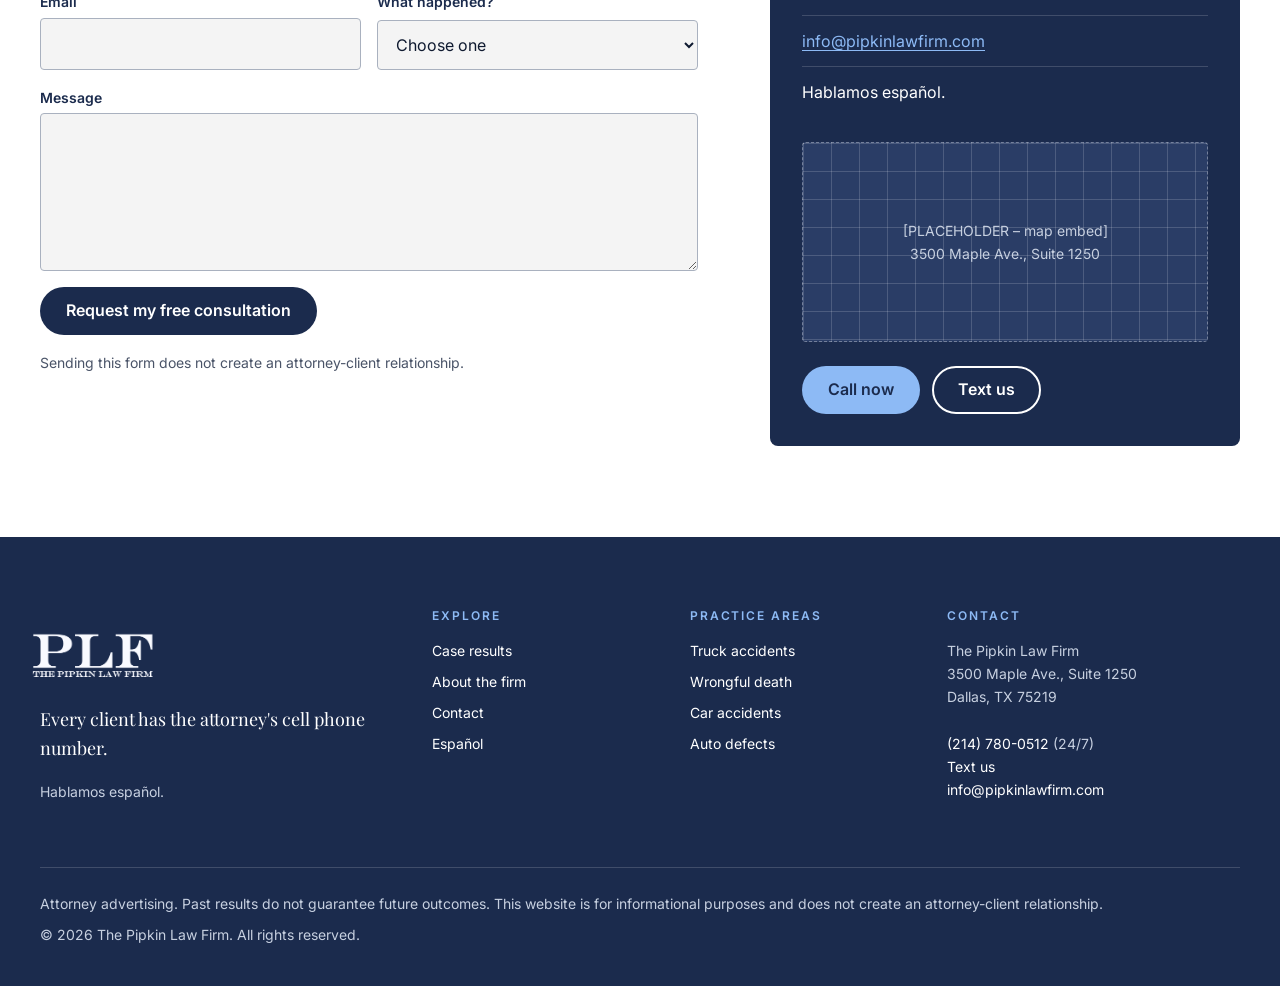
<file: contact.html>
<!DOCTYPE html>
<html lang="en">
<head>
  <meta charset="utf-8">
  <title>Contact a Dallas Injury Lawyer | The Pipkin Law Firm</title>
  <meta name="description" content="Call (214) 780-0512 24/7, text us, or send a message for a free consultation with The Pipkin Law Firm, 3500 Maple Ave., Suite 1250, Dallas. Hablamos español.">
  <meta name="viewport" content="width=device-width, initial-scale=1">
  <!-- Preview only: keep this site out of search engines (also set in netlify.toml) -->
  <meta name="robots" content="noindex, nofollow">
  <meta name="theme-color" content="#1B2B4D">
  <link rel="icon" href="/assets/images/plflogo3.png" type="image/png">

  <!-- Fonts: Playfair Display (headings) + Inter (body). Swap here and in css :root -->
  <link rel="preconnect" href="https://fonts.googleapis.com">
  <link rel="preconnect" href="https://fonts.gstatic.com" crossorigin>
  <link rel="stylesheet" href="https://fonts.googleapis.com/css2?family=Inter:wght@400;500;600;700&amp;family=Playfair+Display:ital,wght@0,700;1,400;1,700&amp;display=swap">

  <link rel="stylesheet" href="/css/styles.css">
  <script src="/js/main.js" defer></script>
</head>
<body>
<!-- HEADER START ============================================================
     Identical on every page. Edit once, then find-and-replace everything
     between HEADER START and HEADER END on the other pages.
     The current page is highlighted automatically by js/main.js.
     ========================================================================= -->
<a class="skip-link" href="#main">Skip to main content</a>

<!-- Demo preview banner: delete this div (or see section 5 of styles.css) before launch -->
<div class="demo-banner" role="region" aria-label="Preview notice">
  <span>Design preview for The Pipkin Law Firm, prepared by GNYZ.</span>
  <button class="demo-banner__close" type="button" aria-label="Dismiss preview notice">&times;</button>
</div>

<header class="site-header">
  <div class="container site-header__inner">
    <a class="site-logo" href="/">
      <img src="/assets/images/plflogo3.png" alt="The Pipkin Law Firm, home" width="96" height="72">
    </a>

    <nav class="site-nav" aria-label="Main">
      <ul class="site-nav__list">
        <li><a class="site-nav__link" href="/case-results.html">Case results</a></li>
        <li class="has-dropdown">
          <button class="site-nav__link" type="button" aria-expanded="false" aria-controls="practice-menu">
            Practice areas
            <svg class="site-nav__chevron" viewBox="0 0 12 12" aria-hidden="true" focusable="false"><path d="M2 4l4 4 4-4" fill="none" stroke="currentColor" stroke-width="1.8" stroke-linecap="round" stroke-linejoin="round"/></svg>
          </button>
          <ul class="dropdown" id="practice-menu">
            <li><a href="/practice/truck-accidents.html">Truck accidents</a></li>
            <li><a href="/practice/wrongful-death.html">Wrongful death</a></li>
            <li><a href="/practice/car-accidents.html">Car accidents</a></li>
            <li><a href="/practice/auto-defects.html">Auto defects</a></li>
          </ul>
        </li>
        <li><a class="site-nav__link" href="/about.html">About</a></li>
        <li><a class="site-nav__link" href="/contact.html">Contact</a></li>
        <li><a class="site-nav__link site-nav__link--lang" href="/es/" hreflang="es" lang="es" title="Español">ES<span class="visually-hidden"> (Español)</span></a></li>
      </ul>
    </nav>

    <div class="site-header__actions">
      <a class="header-phone" href="tel:+12147800512"><small>Available 24/7</small>(214) 780-0512</a>
      <a class="btn btn--primary btn--small header-cta" href="/contact.html">Free consultation</a>
      <button class="menu-toggle" type="button" aria-expanded="false" aria-controls="mobile-menu" aria-label="Open menu">
        <span class="menu-toggle__bars" aria-hidden="true"></span>
      </button>
    </div>
  </div>
</header>

<!-- Mobile menu (phones/tablets) -->
<div class="mobile-menu" id="mobile-menu" hidden>
  <nav aria-label="Mobile">
    <ul>
      <li><a href="/">Home</a></li>
      <li><a href="/case-results.html">Case results</a></li>
      <li><span class="mobile-menu__label">Practice areas</span>
        <ul class="mobile-menu__sub">
          <li><a href="/practice/truck-accidents.html">Truck accidents</a></li>
          <li><a href="/practice/wrongful-death.html">Wrongful death</a></li>
          <li><a href="/practice/car-accidents.html">Car accidents</a></li>
          <li><a href="/practice/auto-defects.html">Auto defects</a></li>
        </ul>
      </li>
      <li><a href="/about.html">About</a></li>
      <li><a href="/contact.html">Contact</a></li>
      <li><a href="/es/" hreflang="es" lang="es">Español</a></li>
    </ul>
    <a class="btn btn--primary btn--block" href="/contact.html">Free consultation</a>
  </nav>
</div>

<!-- Persistent Call / Text bar (phones/tablets only) -->
<nav class="mobile-bar" aria-label="Call or text us">
  <a class="btn btn--primary" href="tel:+12147800512">
    <svg viewBox="0 0 24 24" aria-hidden="true" focusable="false"><path fill="currentColor" d="M6.6 10.8a15.1 15.1 0 0 0 6.6 6.6l2.2-2.2a1 1 0 0 1 1-.25 11.4 11.4 0 0 0 3.6.57 1 1 0 0 1 1 1V20a1 1 0 0 1-1 1A17 17 0 0 1 3 4a1 1 0 0 1 1-1h3.5a1 1 0 0 1 1 1c0 1.25.2 2.45.57 3.57a1 1 0 0 1-.25 1z"/></svg>
    Call
  </a>
  <a class="btn btn--outline-light" href="sms:+12147800512">
    <svg viewBox="0 0 24 24" aria-hidden="true" focusable="false"><path fill="currentColor" d="M4 3h16a2 2 0 0 1 2 2v11a2 2 0 0 1-2 2H8l-4 4V5a2 2 0 0 1 2-2z" opacity=".9"/></svg>
    Text
  </a>
</nav>
<!-- HEADER END ============================================================= -->

<main id="main">
  <section class="page-hero">
    <div class="container">
      <span class="eyebrow">Free consultation</span>
      <h1>Contact The Pipkin Law Firm</h1>
      <p>Every client has the attorney's cell phone number. Call, text or send a message, and let us help you.</p>
    </div>
  </section>

  <!-- Quick contact details -->
  <section class="section section--white">
    <div class="container">
      <ul class="feature-grid">
        <li class="reveal">
          <div class="feature">
            <h2 class="h3-size">Call</h2>
            <p><a class="contact-card__phone contact-card__phone--dark" href="tel:+12147800512">(214) 780-0512</a></p>
            <p>Office hours: 24/7 by phone.</p>
          </div>
        </li>
        <li class="reveal">
          <div class="feature">
            <h2 class="h3-size">Text or email</h2>
            <p><a href="sms:+12147800512">Text (214) 780-0512</a></p>
            <p><a href="mailto:info@pipkinlawfirm.com">info@pipkinlawfirm.com</a></p>
          </div>
        </li>
        <li class="reveal">
          <div class="feature">
            <h2 class="h3-size">Visit</h2>
            <address>3500 Maple Ave., Suite 1250<br>Dallas, TX 75219</address>
            <p class="mt-lg" lang="es">Hablamos español.</p>
          </div>
        </li>
      </ul>

      <!-- MAP PLACEHOLDER: replace with a Google Maps embed (iframe) later -->
      <div class="map-placeholder map-placeholder--light" role="img" aria-label="Map placeholder for 3500 Maple Ave., Suite 1250, Dallas, TX 75219">
        [PLACEHOLDER – Google Maps embed]<br>3500 Maple Ave., Suite 1250, Dallas, TX 75219
      </div>
    </div>
  </section>

  <!-- ===== CONTACT CTA =================================================
       Front-end only. data-netlify="true" lets Netlify Forms collect
       submissions once deployed (Site > Forms in the Netlify dashboard).
       ================================================================== -->
  <section class="section contact-cta" id="contact" aria-labelledby="contact-heading">
    <div class="container">
      <div class="contact-grid">
        <div class="reveal">
          <span class="eyebrow">Free consultation</span>
          <h2 id="contact-heading">Tell us what happened</h2>
          <p class="lead">Request your free consultation today. Call (214) 780-0512 or fill out the form to contact our team. You pay nothing unless we win.</p>

          <form class="form" name="contact" method="POST" data-netlify="true" netlify-honeypot="bot-field">
            <input type="hidden" name="form-name" value="contact">
            <p class="form__hp"><label>Leave this empty: <input name="bot-field"></label></p>

            <div class="form__row">
              <div class="form__field">
                <label for="cf-name">Name</label>
                <input id="cf-name" name="name" type="text" autocomplete="name" required>
              </div>
              <div class="form__field">
                <label for="cf-phone">Phone</label>
                <input id="cf-phone" name="phone" type="tel" autocomplete="tel" required>
              </div>
            </div>
            <div class="form__row">
              <div class="form__field">
                <label for="cf-email">Email</label>
                <input id="cf-email" name="email" type="email" autocomplete="email">
              </div>
              <div class="form__field">
                <label for="cf-type">What happened?</label>
                <select id="cf-type" name="case-type" required>
                  <option value="">Choose one</option>
                  <option value="truck">Truck or 18-wheeler accident</option>
                  <option value="car">Car accident</option>
                  <option value="wrongful-death">Wrongful death</option>
                  <option value="auto-defect">Auto defect</option>
                  <option value="premises">Premises injury</option>
                  <option value="other">Something else</option>
                </select>
              </div>
            </div>
            <div class="form__field">
              <label for="cf-message">Message</label>
              <textarea id="cf-message" name="message" rows="5"></textarea>
            </div>
            <div>
              <button class="btn btn--secondary" type="submit">Request my free consultation</button>
            </div>
            <p class="form__note">Sending this form does not create an attorney-client relationship.</p>
          </form>
        </div>

        <aside class="contact-card reveal" aria-label="Contact details">
          <h3>Talk to a lawyer now</h3>
          <a class="contact-card__phone" href="tel:+12147800512">(214) 780-0512</a>
          <p>Available 24/7 by phone, or <a href="sms:+12147800512">send us a text</a>.</p>
          <p class="contact-card__promise">Every client has the attorney's cell phone number.</p>
          <ul class="contact-card__list">
            <li>
              <address>3500 Maple Ave., Suite 1250<br>Dallas, TX 75219</address>
            </li>
            <li><a href="mailto:info@pipkinlawfirm.com">info@pipkinlawfirm.com</a></li>
            <li lang="es">Hablamos español.</li>
          </ul>
          <!-- MAP PLACEHOLDER: replace with a Google Maps embed (iframe) later -->
          <div class="map-placeholder" role="img" aria-label="Map placeholder for 3500 Maple Ave., Dallas">
            [PLACEHOLDER – map embed]<br>3500 Maple Ave., Suite 1250
          </div>
          <div class="btn-row">
            <a class="btn btn--primary" href="tel:+12147800512">Call now</a>
            <a class="btn btn--outline-light" href="sms:+12147800512">Text us</a>
          </div>
        </aside>
      </div>
    </div>
  </section>
</main>

<!-- FOOTER START ============================================================
     Identical on every page. Copyright year is filled in by js/main.js.
     ========================================================================= -->
<footer class="site-footer">
  <div class="container">
    <div class="footer-grid">
      <div>
        <a class="footer-logo" href="/"><img src="/assets/images/plflogo3.png" alt="The Pipkin Law Firm, home" width="128" height="96" loading="lazy"></a>
        <p class="footer-tagline">Every client has the attorney's cell phone number.</p>
        <p>Hablamos español.</p>
      </div>

      <nav aria-label="Footer">
        <h2>Explore</h2>
        <ul class="footer-links">
          <li><a href="/case-results.html">Case results</a></li>
          <li><a href="/about.html">About the firm</a></li>
          <li><a href="/contact.html">Contact</a></li>
          <li><a href="/es/" hreflang="es" lang="es">Español</a></li>
        </ul>
      </nav>

      <div>
        <h2>Practice areas</h2>
        <ul class="footer-links">
          <li><a href="/practice/truck-accidents.html">Truck accidents</a></li>
          <li><a href="/practice/wrongful-death.html">Wrongful death</a></li>
          <li><a href="/practice/car-accidents.html">Car accidents</a></li>
          <li><a href="/practice/auto-defects.html">Auto defects</a></li>
        </ul>
      </div>

      <div>
        <h2>Contact</h2>
        <address>
          The Pipkin Law Firm<br>
          3500 Maple Ave., Suite 1250<br>
          Dallas, TX 75219
        </address>
        <p class="mt-lg">
          <a href="tel:+12147800512">(214) 780-0512</a> (24/7)<br>
          <a href="sms:+12147800512">Text us</a><br>
          <a href="mailto:info@pipkinlawfirm.com">info@pipkinlawfirm.com</a>
        </p>
      </div>
    </div>

    <div class="footer-legal">
      <p>Attorney advertising. Past results do not guarantee future outcomes. This website is for informational purposes and does not create an attorney-client relationship.</p>
      <p>&copy; <span data-year>2026</span> The Pipkin Law Firm. All rights reserved.</p>
    </div>
  </div>
</footer>
<!-- FOOTER END ============================================================= -->
</body>
</html>
</file>
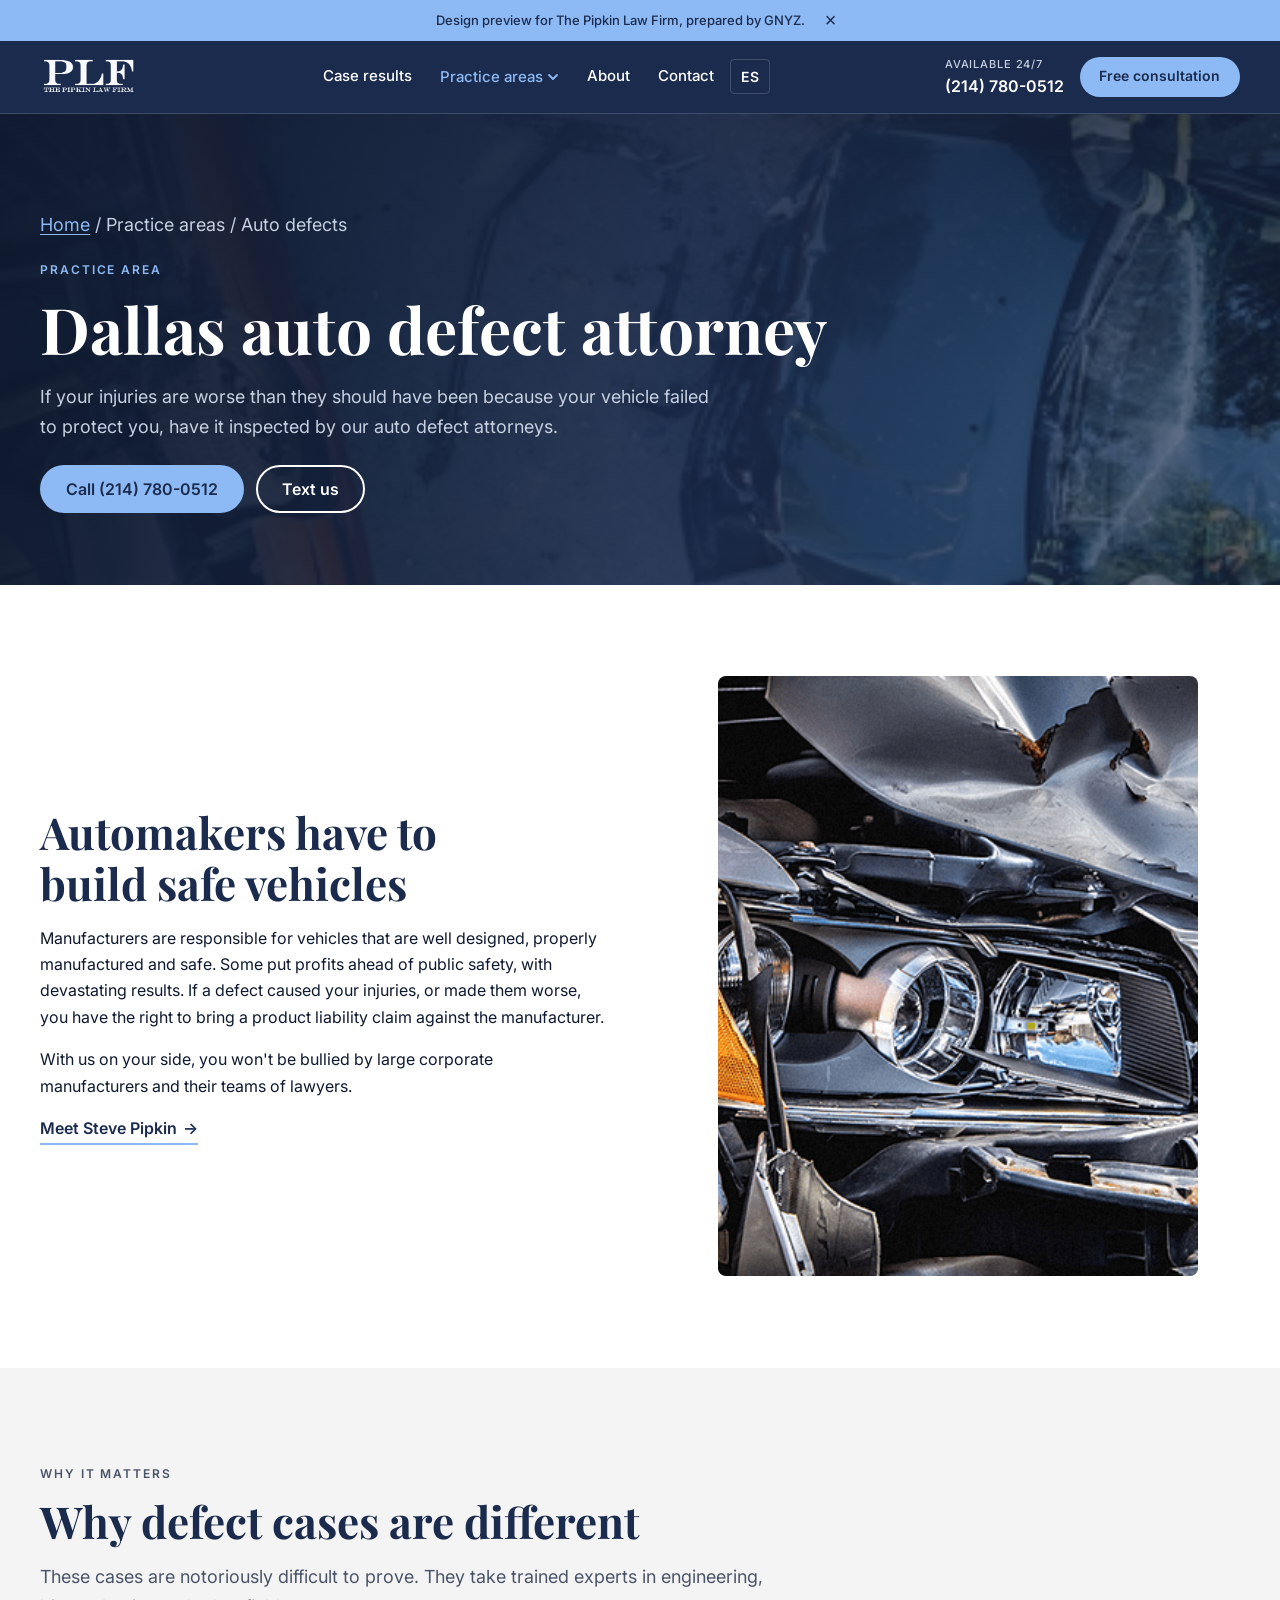
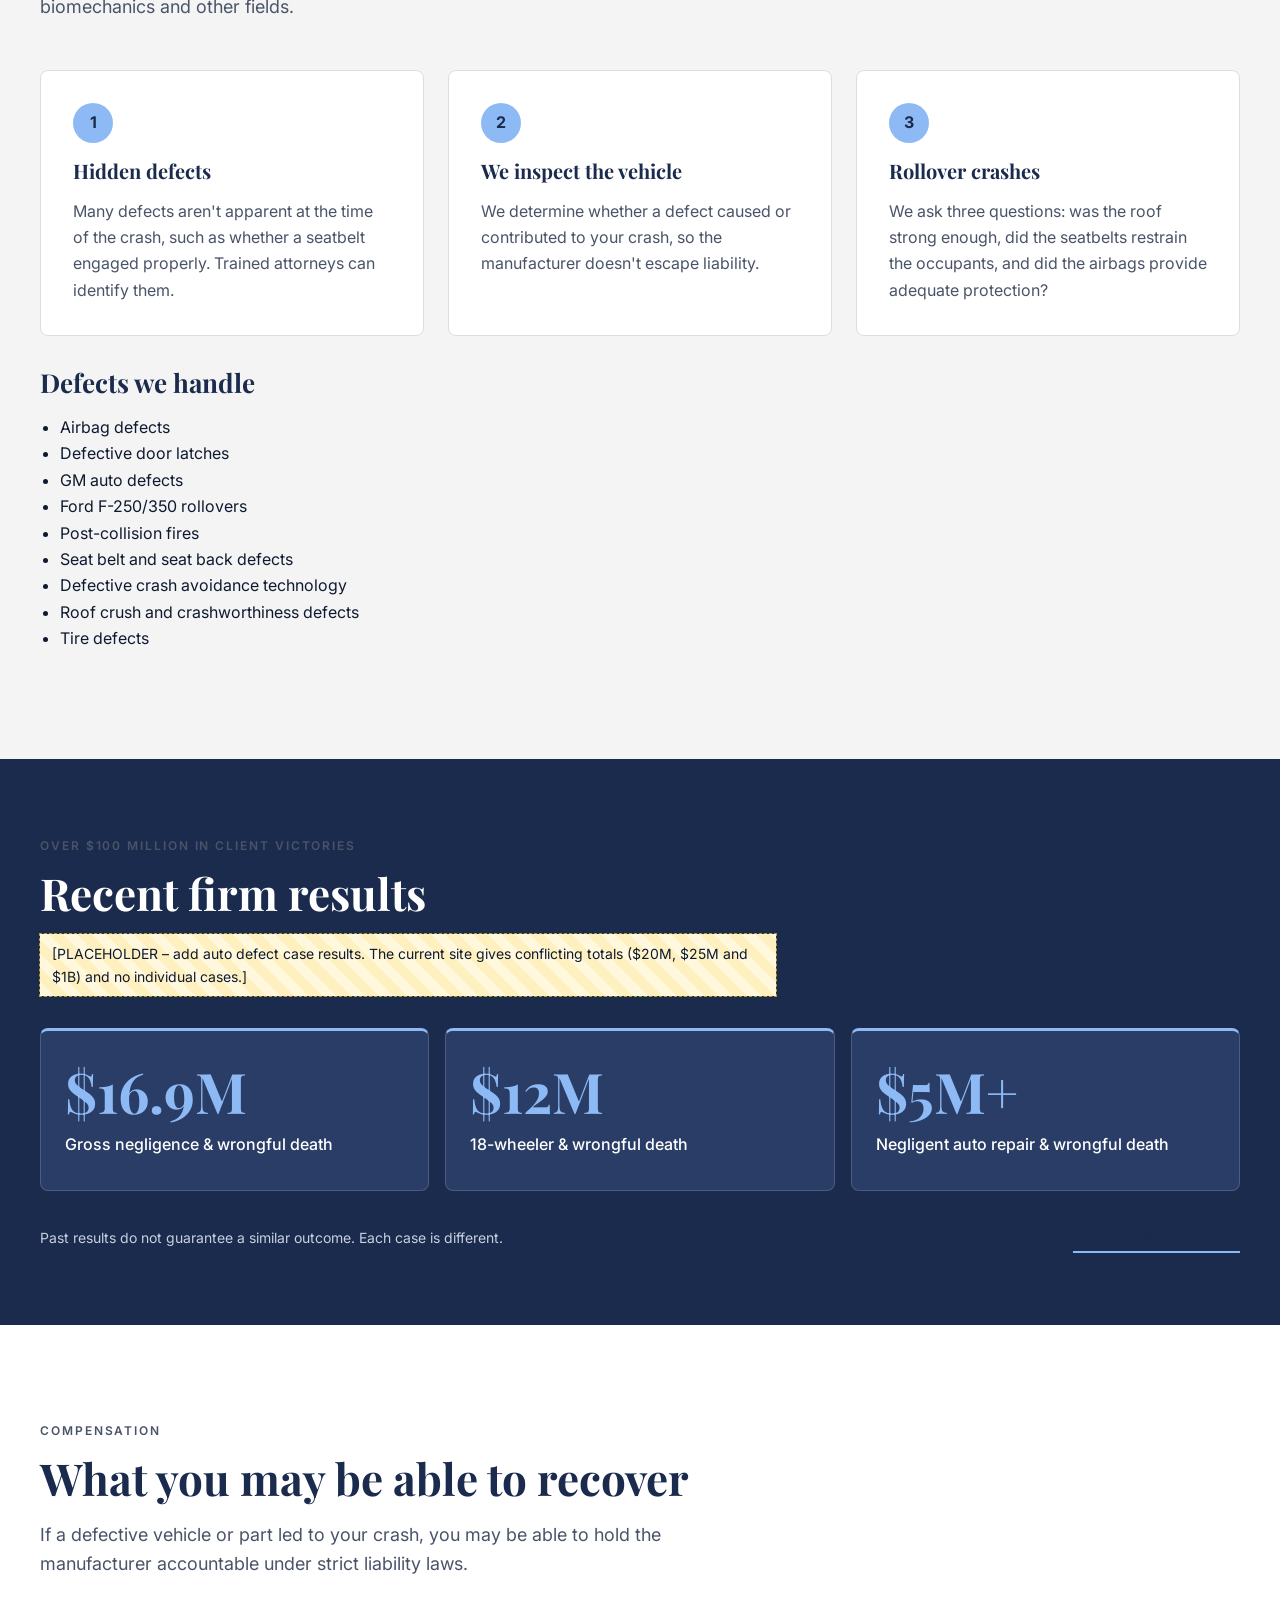
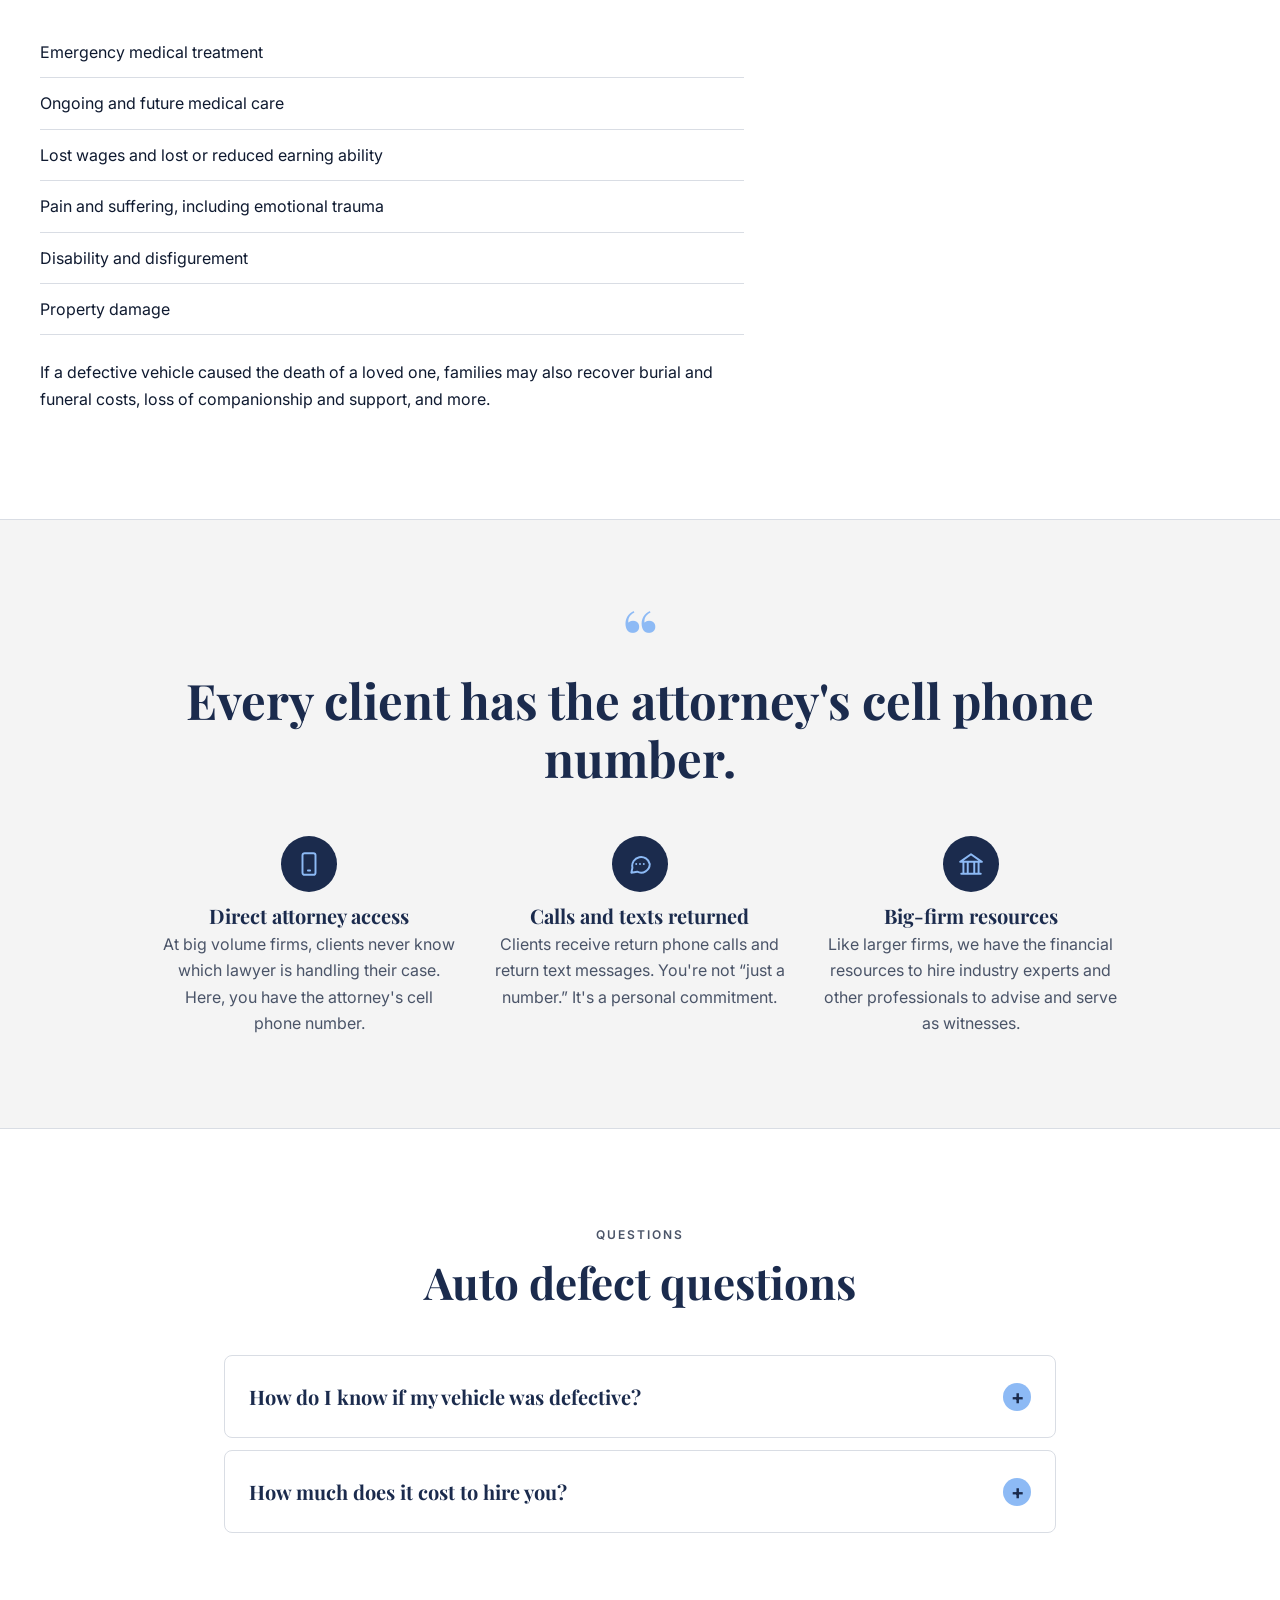
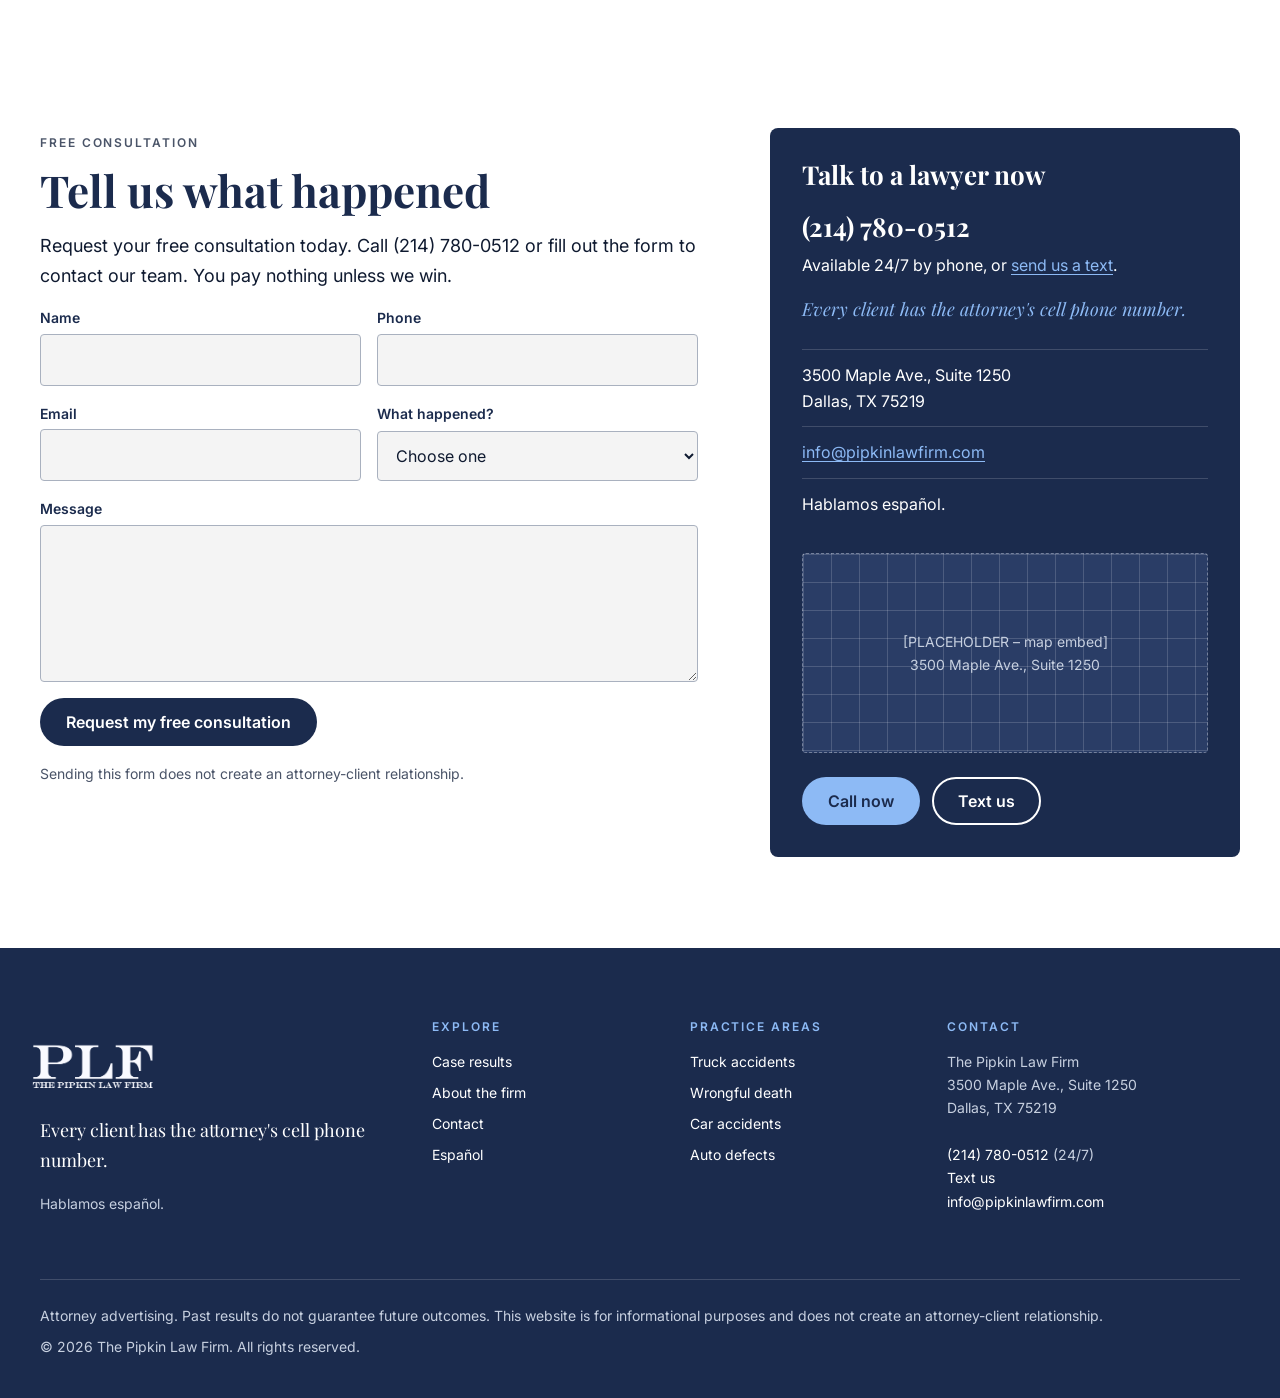
<file: practice/auto-defects.html>
<!DOCTYPE html>
<html lang="en">
<head>
  <meta charset="utf-8">
  <title>Dallas Auto Defect Attorney | The Pipkin Law Firm</title>
  <meta name="description" content="Were your crash injuries worse because your vehicle failed you? Dallas auto defect attorneys at The Pipkin Law Firm handle airbag, seat belt, roof crush and tire defect cases. Free consultation.">
  <meta name="viewport" content="width=device-width, initial-scale=1">
  <!-- Preview only: keep this site out of search engines (also set in netlify.toml) -->
  <meta name="robots" content="noindex, nofollow">
  <meta name="theme-color" content="#1B2B4D">
  <link rel="icon" href="/assets/images/plflogo3.png" type="image/png">

  <!-- Fonts: Playfair Display (headings) + Inter (body). Swap here and in css :root -->
  <link rel="preconnect" href="https://fonts.googleapis.com">
  <link rel="preconnect" href="https://fonts.gstatic.com" crossorigin>
  <link rel="stylesheet" href="https://fonts.googleapis.com/css2?family=Inter:wght@400;500;600;700&amp;family=Playfair+Display:ital,wght@0,700;1,400;1,700&amp;display=swap">

  <link rel="stylesheet" href="/css/styles.css">
  <script src="/js/main.js" defer></script>
</head>
<body>
<!-- HEADER START ============================================================
     Identical on every page. Edit once, then find-and-replace everything
     between HEADER START and HEADER END on the other pages.
     The current page is highlighted automatically by js/main.js.
     ========================================================================= -->
<a class="skip-link" href="#main">Skip to main content</a>

<!-- Demo preview banner: delete this div (or see section 5 of styles.css) before launch -->
<div class="demo-banner" role="region" aria-label="Preview notice">
  <span>Design preview for The Pipkin Law Firm, prepared by GNYZ.</span>
  <button class="demo-banner__close" type="button" aria-label="Dismiss preview notice">&times;</button>
</div>

<header class="site-header">
  <div class="container site-header__inner">
    <a class="site-logo" href="/">
      <img src="/assets/images/plflogo3.png" alt="The Pipkin Law Firm, home" width="96" height="72">
    </a>

    <nav class="site-nav" aria-label="Main">
      <ul class="site-nav__list">
        <li><a class="site-nav__link" href="/case-results.html">Case results</a></li>
        <li class="has-dropdown">
          <button class="site-nav__link" type="button" aria-expanded="false" aria-controls="practice-menu">
            Practice areas
            <svg class="site-nav__chevron" viewBox="0 0 12 12" aria-hidden="true" focusable="false"><path d="M2 4l4 4 4-4" fill="none" stroke="currentColor" stroke-width="1.8" stroke-linecap="round" stroke-linejoin="round"/></svg>
          </button>
          <ul class="dropdown" id="practice-menu">
            <li><a href="/practice/truck-accidents.html">Truck accidents</a></li>
            <li><a href="/practice/wrongful-death.html">Wrongful death</a></li>
            <li><a href="/practice/car-accidents.html">Car accidents</a></li>
            <li><a href="/practice/auto-defects.html">Auto defects</a></li>
          </ul>
        </li>
        <li><a class="site-nav__link" href="/about.html">About</a></li>
        <li><a class="site-nav__link" href="/contact.html">Contact</a></li>
        <li><a class="site-nav__link site-nav__link--lang" href="/es/" hreflang="es" lang="es" title="Español">ES<span class="visually-hidden"> (Español)</span></a></li>
      </ul>
    </nav>

    <div class="site-header__actions">
      <a class="header-phone" href="tel:+12147800512"><small>Available 24/7</small>(214) 780-0512</a>
      <a class="btn btn--primary btn--small header-cta" href="/contact.html">Free consultation</a>
      <button class="menu-toggle" type="button" aria-expanded="false" aria-controls="mobile-menu" aria-label="Open menu">
        <span class="menu-toggle__bars" aria-hidden="true"></span>
      </button>
    </div>
  </div>
</header>

<!-- Mobile menu (phones/tablets) -->
<div class="mobile-menu" id="mobile-menu" hidden>
  <nav aria-label="Mobile">
    <ul>
      <li><a href="/">Home</a></li>
      <li><a href="/case-results.html">Case results</a></li>
      <li><span class="mobile-menu__label">Practice areas</span>
        <ul class="mobile-menu__sub">
          <li><a href="/practice/truck-accidents.html">Truck accidents</a></li>
          <li><a href="/practice/wrongful-death.html">Wrongful death</a></li>
          <li><a href="/practice/car-accidents.html">Car accidents</a></li>
          <li><a href="/practice/auto-defects.html">Auto defects</a></li>
        </ul>
      </li>
      <li><a href="/about.html">About</a></li>
      <li><a href="/contact.html">Contact</a></li>
      <li><a href="/es/" hreflang="es" lang="es">Español</a></li>
    </ul>
    <a class="btn btn--primary btn--block" href="/contact.html">Free consultation</a>
  </nav>
</div>

<!-- Persistent Call / Text bar (phones/tablets only) -->
<nav class="mobile-bar" aria-label="Call or text us">
  <a class="btn btn--primary" href="tel:+12147800512">
    <svg viewBox="0 0 24 24" aria-hidden="true" focusable="false"><path fill="currentColor" d="M6.6 10.8a15.1 15.1 0 0 0 6.6 6.6l2.2-2.2a1 1 0 0 1 1-.25 11.4 11.4 0 0 0 3.6.57 1 1 0 0 1 1 1V20a1 1 0 0 1-1 1A17 17 0 0 1 3 4a1 1 0 0 1 1-1h3.5a1 1 0 0 1 1 1c0 1.25.2 2.45.57 3.57a1 1 0 0 1-.25 1z"/></svg>
    Call
  </a>
  <a class="btn btn--outline-light" href="sms:+12147800512">
    <svg viewBox="0 0 24 24" aria-hidden="true" focusable="false"><path fill="currentColor" d="M4 3h16a2 2 0 0 1 2 2v11a2 2 0 0 1-2 2H8l-4 4V5a2 2 0 0 1 2-2z" opacity=".9"/></svg>
    Text
  </a>
</nav>
<!-- HEADER END ============================================================= -->

<!-- Practice page built from the truck-accidents.html template.
     Copy adapted from pipkinlawfirm.com/autodefect.html and rollover.html. -->
<main id="main">
  <section class="page-hero page-hero--image">
    <img class="page-hero__bg" src="/assets/images/auto-defects.jpg" alt="" width="400" height="301">
    <div class="container">
      <p class="breadcrumb"><a href="/">Home</a> / Practice areas / Auto defects</p>
      <span class="eyebrow">Practice area</span>
      <h1>Dallas auto defect attorney</h1>
      <p>If your injuries are worse than they should have been because your vehicle failed to protect you, have it inspected by our auto defect attorneys.</p>
      <div class="btn-row mt-lg">
        <a class="btn btn--primary" href="tel:+12147800512">Call (214) 780-0512</a>
        <a class="btn btn--outline-light" href="sms:+12147800512">Text us</a>
      </div>
    </div>
  </section>

  <!-- Intro -->
  <section class="section section--white">
    <div class="container split">
      <div class="prose reveal">
        <h2>Automakers have to build safe vehicles</h2>
        <p>Manufacturers are responsible for vehicles that are well designed, properly manufactured and safe. Some put profits ahead of public safety, with devastating results. If a defect caused your injuries, or made them worse, you have the right to bring a product liability claim against the manufacturer.</p>
        <p>With us on your side, you won't be bullied by large corporate manufacturers and their teams of lawyers.</p>
        <a class="arrow-link" href="/about.html">Meet Steve Pipkin</a>
      </div>
      <div class="reveal">
        <img class="content-img" src="/assets/images/carwreck01.webp" alt="Close-up of a car's crushed front end and broken headlight after a collision" width="381" height="410" loading="lazy">
      </div>
    </div>
  </section>

  <!-- Why these cases are different -->
  <section class="section">
    <div class="container">
      <div class="section-head">
        <span class="eyebrow">Why it matters</span>
        <h2>Why defect cases are different</h2>
        <p>These cases are notoriously difficult to prove. They take trained experts in engineering, biomechanics and other fields.</p>
      </div>
      <ul class="feature-grid">
        <li class="reveal">
          <div class="feature">
            <span class="feature__num" aria-hidden="true">1</span>
            <h3>Hidden defects</h3>
            <p>Many defects aren't apparent at the time of the crash, such as whether a seatbelt engaged properly. Trained attorneys can identify them.</p>
          </div>
        </li>
        <li class="reveal">
          <div class="feature">
            <span class="feature__num" aria-hidden="true">2</span>
            <h3>We inspect the vehicle</h3>
            <p>We determine whether a defect caused or contributed to your crash, so the manufacturer doesn't escape liability.</p>
          </div>
        </li>
        <li class="reveal">
          <div class="feature">
            <span class="feature__num" aria-hidden="true">3</span>
            <h3>Rollover crashes</h3>
            <p>We ask three questions: was the roof strong enough, did the seatbelts restrain the occupants, and did the airbags provide adequate protection?</p>
          </div>
        </li>
      </ul>

      <div class="prose mt-xl reveal">
        <h3>Defects we handle</h3>
        <ul>
          <li>Airbag defects</li>
          <li>Defective door latches</li>
          <li>GM auto defects</li>
          <li>Ford F-250/350 rollovers</li>
          <li>Post-collision fires</li>
          <li>Seat belt and seat back defects</li>
          <li>Defective crash avoidance technology</li>
          <li>Roof crush and crashworthiness defects</li>
          <li>Tire defects</li>
        </ul>
      </div>
    </div>
  </section>

  <!-- Results: no defect-specific amounts on the firm's site yet -->
  <section class="results-strip" aria-labelledby="ad-results-heading">
    <div class="container">
      <div class="section-head">
        <span class="eyebrow">Over $100 million in client victories</span>
        <h2 id="ad-results-heading">Recent firm results</h2>
        <p class="placeholder placeholder--note">[PLACEHOLDER – add auto defect case results. The current site gives conflicting totals ($20M, $25M and $1B) and no individual cases.]</p>
      </div>
      <ul class="stat-grid stat-grid--3">
        <li class="stat-card reveal">
          <span class="stat-card__value" data-count="17.5" data-prefix="$" data-suffix="M">$17.5M</span>
          <span class="stat-card__label">Gross negligence &amp; wrongful death</span>
        </li>
        <li class="stat-card reveal">
          <span class="stat-card__value" data-count="12" data-prefix="$" data-suffix="M">$12M</span>
          <span class="stat-card__label">18-wheeler &amp; wrongful death</span>
        </li>
        <li class="stat-card reveal">
          <span class="stat-card__value">$5M+</span>
          <span class="stat-card__label">Negligent auto repair &amp; wrongful death</span>
        </li>
      </ul>
      <div class="results-strip__footer">
        <p class="disclaimer">Past results do not guarantee a similar outcome. Each case is different.</p>
        <a class="arrow-link" href="/case-results.html">See all case results</a>
      </div>
    </div>
  </section>

  <!-- Damages -->
  <section class="section section--white">
    <div class="container">
      <div class="section-head">
        <span class="eyebrow">Compensation</span>
        <h2>What you may be able to recover</h2>
        <p>If a defective vehicle or part led to your crash, you may be able to hold the manufacturer accountable under strict liability laws.</p>
      </div>
      <ul class="credential-list prose reveal">
        <li>Emergency medical treatment</li>
        <li>Ongoing and future medical care</li>
        <li>Lost wages and lost or reduced earning ability</li>
        <li>Pain and suffering, including emotional trauma</li>
        <li>Disability and disfigurement</li>
        <li>Property damage</li>
      </ul>
      <p class="prose mt-lg">If a defective vehicle caused the death of a loved one, families may also recover burial and funeral costs, loss of companionship and support, and more.</p>
    </div>
  </section>

  <!-- ===== CELL PHONE PROMISE BAND ===== -->
  <section class="section promise" aria-labelledby="promise-heading">
    <div class="container">
      <h2 class="visually-hidden" id="promise-heading">Our promise</h2>
      <p class="promise__quote reveal">Every client has the attorney's cell phone number.</p>
      <ul class="promise__points">
        <li class="reveal">
          <span class="promise__icon" aria-hidden="true">
            <svg viewBox="0 0 24 24" fill="none" stroke="currentColor" stroke-width="1.8" stroke-linecap="round" stroke-linejoin="round"><rect x="6" y="2" width="12" height="20" rx="2"/><path d="M11 18h2"/></svg>
          </span>
          <h3>Direct attorney access</h3>
          <p>At big volume firms, clients never know which lawyer is handling their case. Here, you have the attorney's cell phone number.</p>
        </li>
        <li class="reveal">
          <span class="promise__icon" aria-hidden="true">
            <svg viewBox="0 0 24 24" fill="none" stroke="currentColor" stroke-width="1.8" stroke-linecap="round" stroke-linejoin="round"><path d="M21 12a8 8 0 0 1-11.6 7.1L4 20l1-4.6A8 8 0 1 1 21 12z"/><path d="M8.5 12h.01M12 12h.01M15.5 12h.01"/></svg>
          </span>
          <h3>Calls and texts returned</h3>
          <p>Clients receive return phone calls and return text messages. You're not “just a number.” It's a personal commitment.</p>
        </li>
        <li class="reveal">
          <span class="promise__icon" aria-hidden="true">
            <svg viewBox="0 0 24 24" fill="none" stroke="currentColor" stroke-width="1.8" stroke-linecap="round" stroke-linejoin="round"><path d="M3 21h18M5 21V10M19 21V10M9 21V10M15 21V10M2 10l10-7 10 7z"/></svg>
          </span>
          <h3>Big-firm resources</h3>
          <p>Like larger firms, we have the financial resources to hire industry experts and other professionals to advise and serve as witnesses.</p>
        </li>
      </ul>
    </div>
  </section>

  <!-- Mini FAQ -->
  <section class="section section--white" aria-labelledby="ad-faq-heading">
    <div class="container">
      <div class="section-head section-head--center">
        <span class="eyebrow">Questions</span>
        <h2 id="ad-faq-heading">Auto defect questions</h2>
      </div>
      <div class="faq">
        <details>
          <summary>How do I know if my vehicle was defective?</summary>
          <div class="faq__answer"><p>Under product liability law, a vehicle is defective when it's unreasonably dangerous for its intended purpose. You usually can't tell on your own. Our attorneys inspect the vehicle to find out.</p></div>
        </details>
        <details>
          <summary>How much does it cost to hire you?</summary>
          <div class="faq__answer"><p>Nothing up front. We work on a contingency fee and advance the litigation costs. You pay nothing unless we win, and your consultation is free.</p></div>
        </details>
      </div>
    </div>
  </section>

  <!-- ===== CONTACT CTA =================================================
       Front-end only. data-netlify="true" lets Netlify Forms collect
       submissions once deployed (Site > Forms in the Netlify dashboard).
       ================================================================== -->
  <section class="section contact-cta" id="contact" aria-labelledby="contact-heading">
    <div class="container">
      <div class="contact-grid">
        <div class="reveal">
          <span class="eyebrow">Free consultation</span>
          <h2 id="contact-heading">Tell us what happened</h2>
          <p class="lead">Request your free consultation today. Call (214) 780-0512 or fill out the form to contact our team. You pay nothing unless we win.</p>

          <form class="form" name="contact" method="POST" data-netlify="true" netlify-honeypot="bot-field">
            <input type="hidden" name="form-name" value="contact">
            <p class="form__hp"><label>Leave this empty: <input name="bot-field"></label></p>

            <div class="form__row">
              <div class="form__field">
                <label for="cf-name">Name</label>
                <input id="cf-name" name="name" type="text" autocomplete="name" required>
              </div>
              <div class="form__field">
                <label for="cf-phone">Phone</label>
                <input id="cf-phone" name="phone" type="tel" autocomplete="tel" required>
              </div>
            </div>
            <div class="form__row">
              <div class="form__field">
                <label for="cf-email">Email</label>
                <input id="cf-email" name="email" type="email" autocomplete="email">
              </div>
              <div class="form__field">
                <label for="cf-type">What happened?</label>
                <select id="cf-type" name="case-type" required>
                  <option value="">Choose one</option>
                  <option value="truck">Truck or 18-wheeler accident</option>
                  <option value="car">Car accident</option>
                  <option value="wrongful-death">Wrongful death</option>
                  <option value="auto-defect">Auto defect</option>
                  <option value="premises">Premises injury</option>
                  <option value="other">Something else</option>
                </select>
              </div>
            </div>
            <div class="form__field">
              <label for="cf-message">Message</label>
              <textarea id="cf-message" name="message" rows="5"></textarea>
            </div>
            <div>
              <button class="btn btn--secondary" type="submit">Request my free consultation</button>
            </div>
            <p class="form__note">Sending this form does not create an attorney-client relationship.</p>
          </form>
        </div>

        <aside class="contact-card reveal" aria-label="Contact details">
          <h3>Talk to a lawyer now</h3>
          <a class="contact-card__phone" href="tel:+12147800512">(214) 780-0512</a>
          <p>Available 24/7 by phone, or <a href="sms:+12147800512">send us a text</a>.</p>
          <p class="contact-card__promise">Every client has the attorney's cell phone number.</p>
          <ul class="contact-card__list">
            <li>
              <address>3500 Maple Ave., Suite 1250<br>Dallas, TX 75219</address>
            </li>
            <li><a href="mailto:info@pipkinlawfirm.com">info@pipkinlawfirm.com</a></li>
            <li lang="es">Hablamos español.</li>
          </ul>
          <!-- MAP PLACEHOLDER: replace with a Google Maps embed (iframe) later -->
          <div class="map-placeholder" role="img" aria-label="Map placeholder for 3500 Maple Ave., Dallas">
            [PLACEHOLDER – map embed]<br>3500 Maple Ave., Suite 1250
          </div>
          <div class="btn-row">
            <a class="btn btn--primary" href="tel:+12147800512">Call now</a>
            <a class="btn btn--outline-light" href="sms:+12147800512">Text us</a>
          </div>
        </aside>
      </div>
    </div>
  </section>
</main>

<!-- FOOTER START ============================================================
     Identical on every page. Copyright year is filled in by js/main.js.
     ========================================================================= -->
<footer class="site-footer">
  <div class="container">
    <div class="footer-grid">
      <div>
        <a class="footer-logo" href="/"><img src="/assets/images/plflogo3.png" alt="The Pipkin Law Firm, home" width="128" height="96" loading="lazy"></a>
        <p class="footer-tagline">Every client has the attorney's cell phone number.</p>
        <p>Hablamos español.</p>
      </div>

      <nav aria-label="Footer">
        <h2>Explore</h2>
        <ul class="footer-links">
          <li><a href="/case-results.html">Case results</a></li>
          <li><a href="/about.html">About the firm</a></li>
          <li><a href="/contact.html">Contact</a></li>
          <li><a href="/es/" hreflang="es" lang="es">Español</a></li>
        </ul>
      </nav>

      <div>
        <h2>Practice areas</h2>
        <ul class="footer-links">
          <li><a href="/practice/truck-accidents.html">Truck accidents</a></li>
          <li><a href="/practice/wrongful-death.html">Wrongful death</a></li>
          <li><a href="/practice/car-accidents.html">Car accidents</a></li>
          <li><a href="/practice/auto-defects.html">Auto defects</a></li>
        </ul>
      </div>

      <div>
        <h2>Contact</h2>
        <address>
          The Pipkin Law Firm<br>
          3500 Maple Ave., Suite 1250<br>
          Dallas, TX 75219
        </address>
        <p class="mt-lg">
          <a href="tel:+12147800512">(214) 780-0512</a> (24/7)<br>
          <a href="sms:+12147800512">Text us</a><br>
          <a href="mailto:info@pipkinlawfirm.com">info@pipkinlawfirm.com</a>
        </p>
      </div>
    </div>

    <div class="footer-legal">
      <p>Attorney advertising. Past results do not guarantee future outcomes. This website is for informational purposes and does not create an attorney-client relationship.</p>
      <p>&copy; <span data-year>2026</span> The Pipkin Law Firm. All rights reserved.</p>
    </div>
  </div>
</footer>
<!-- FOOTER END ============================================================= -->
</body>
</html>
</file>
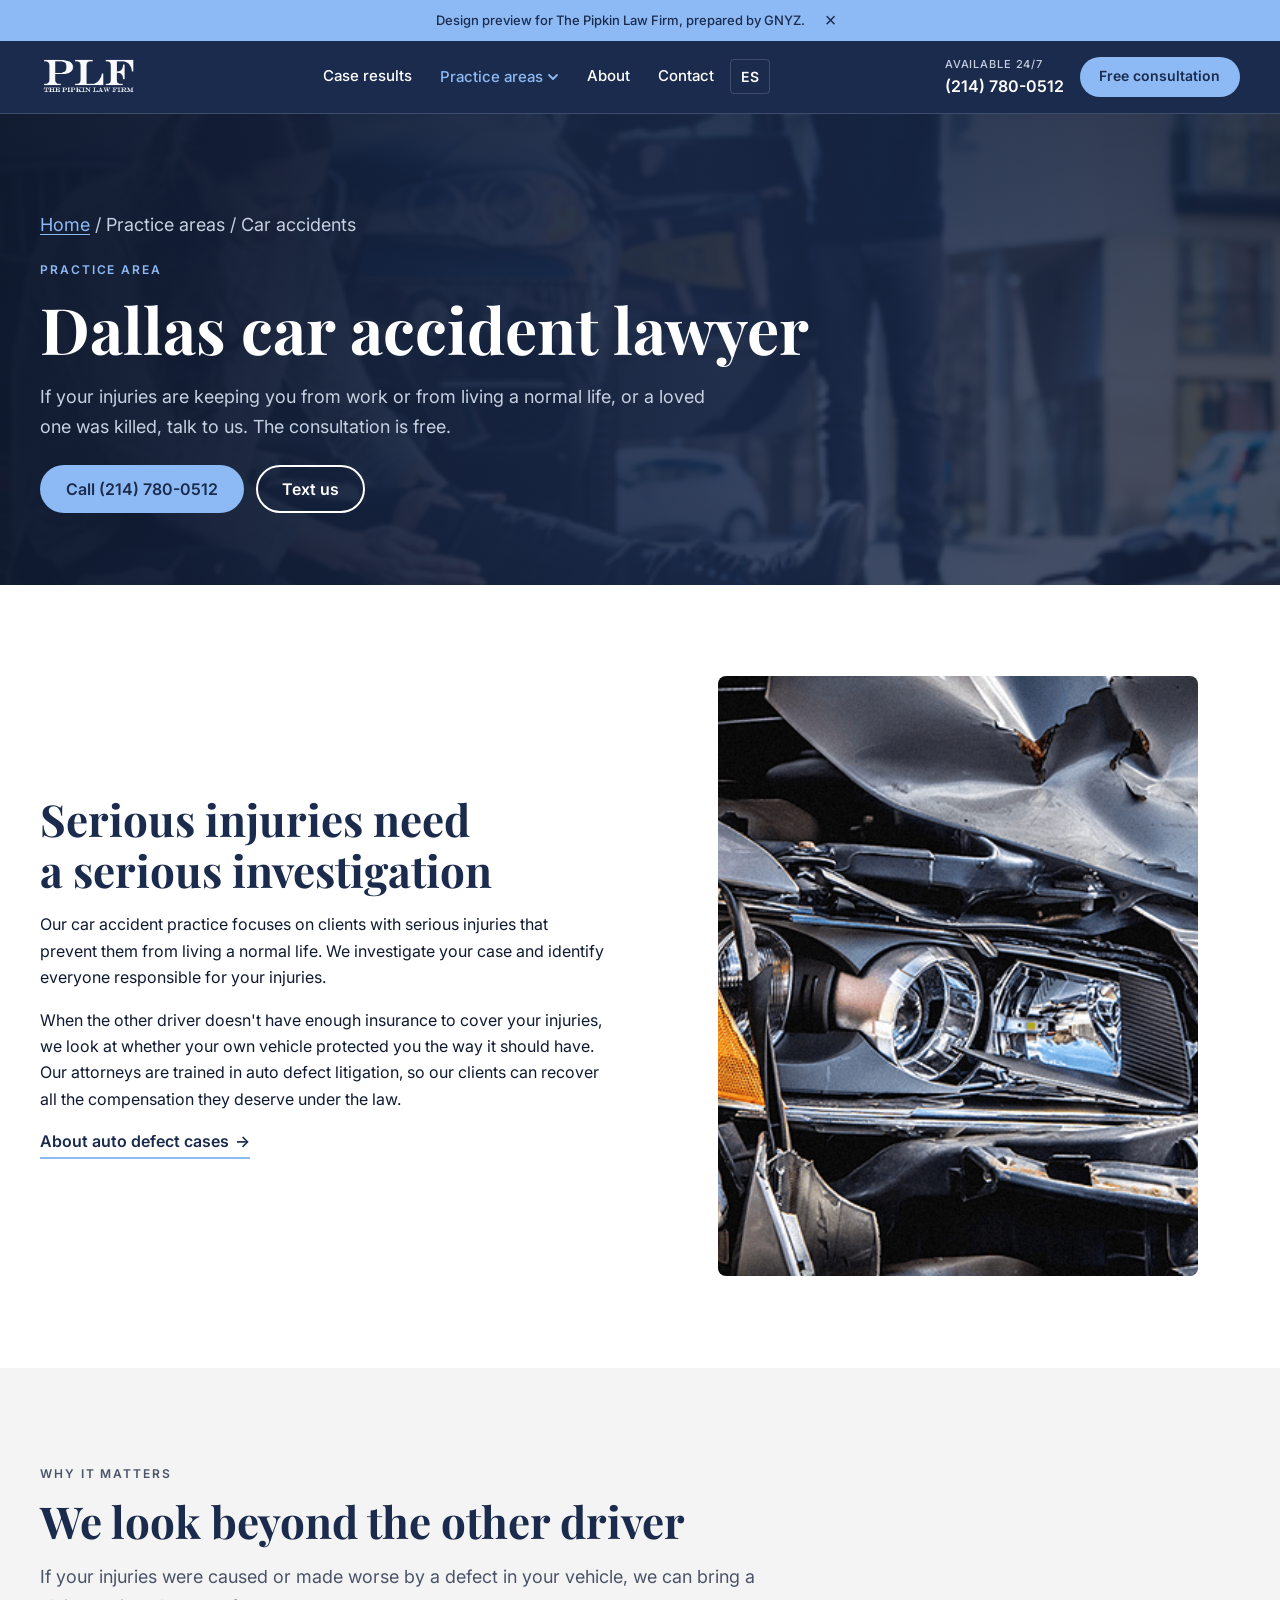
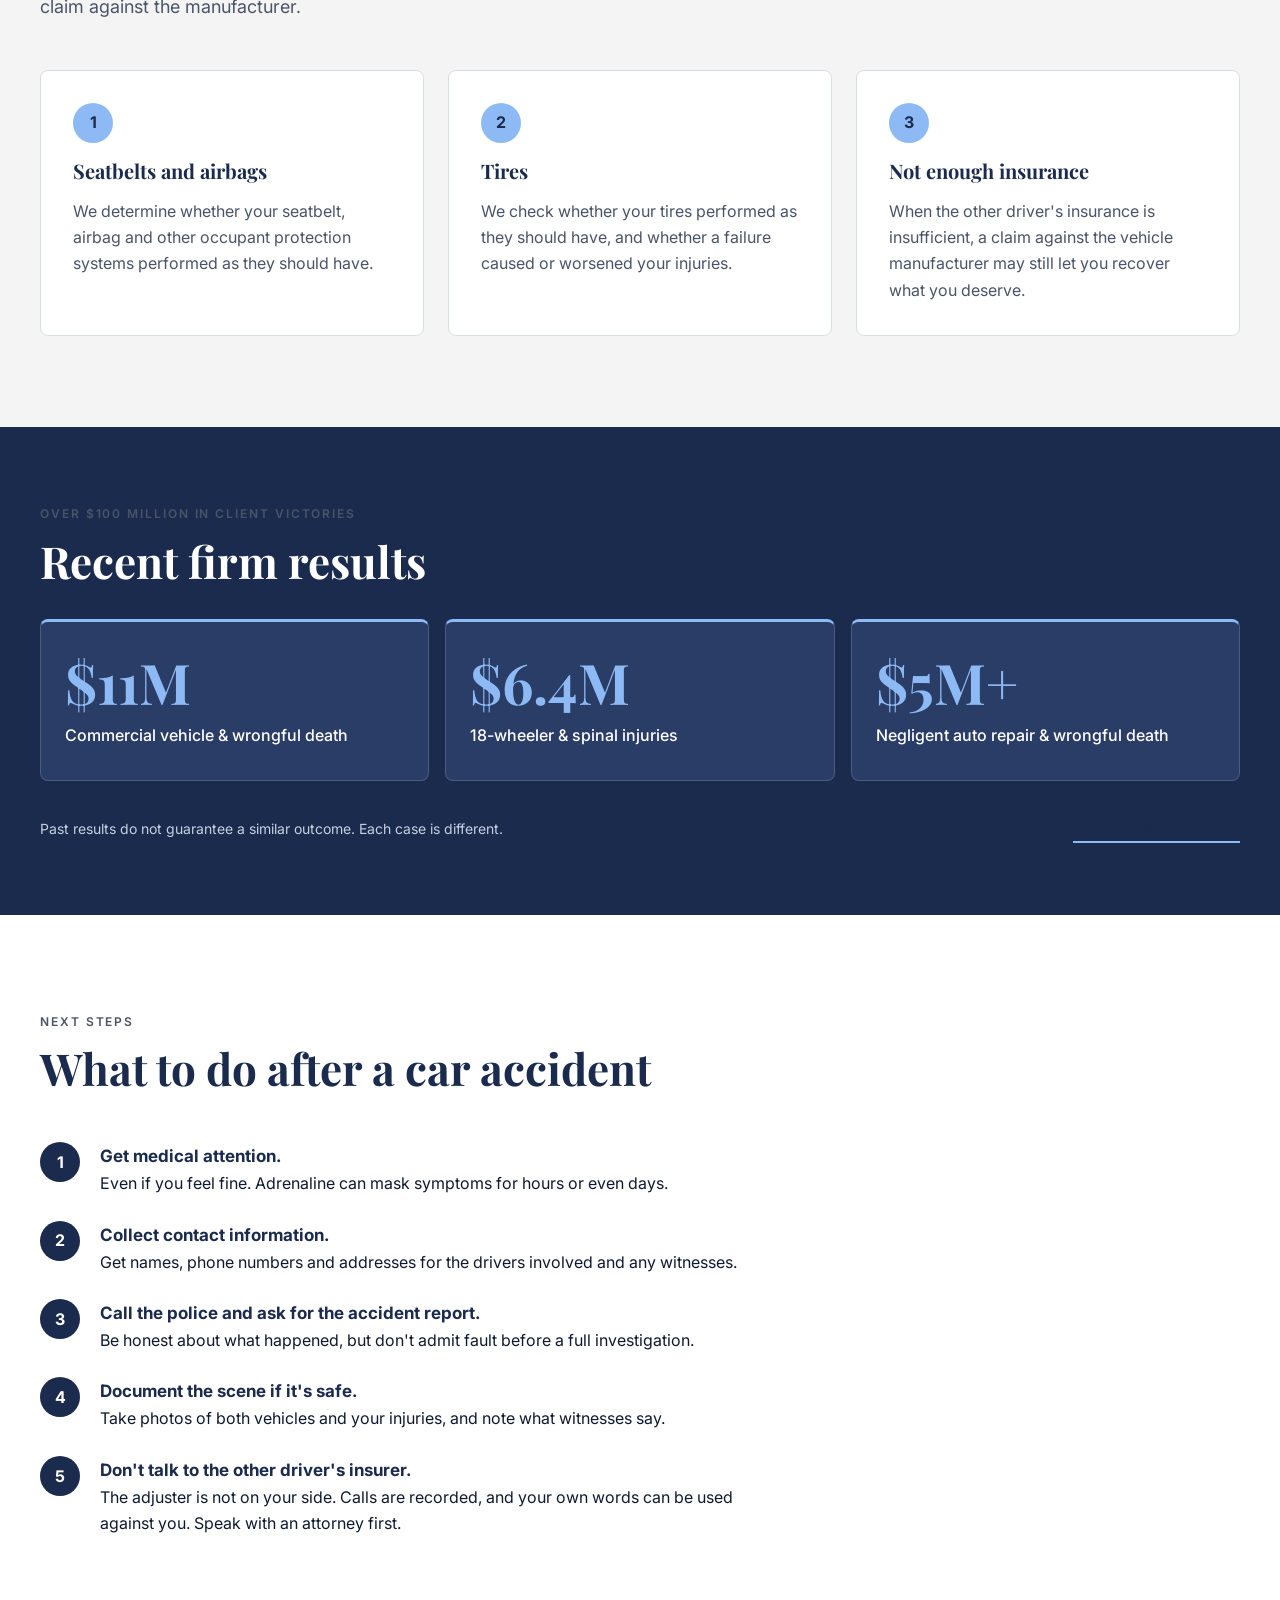
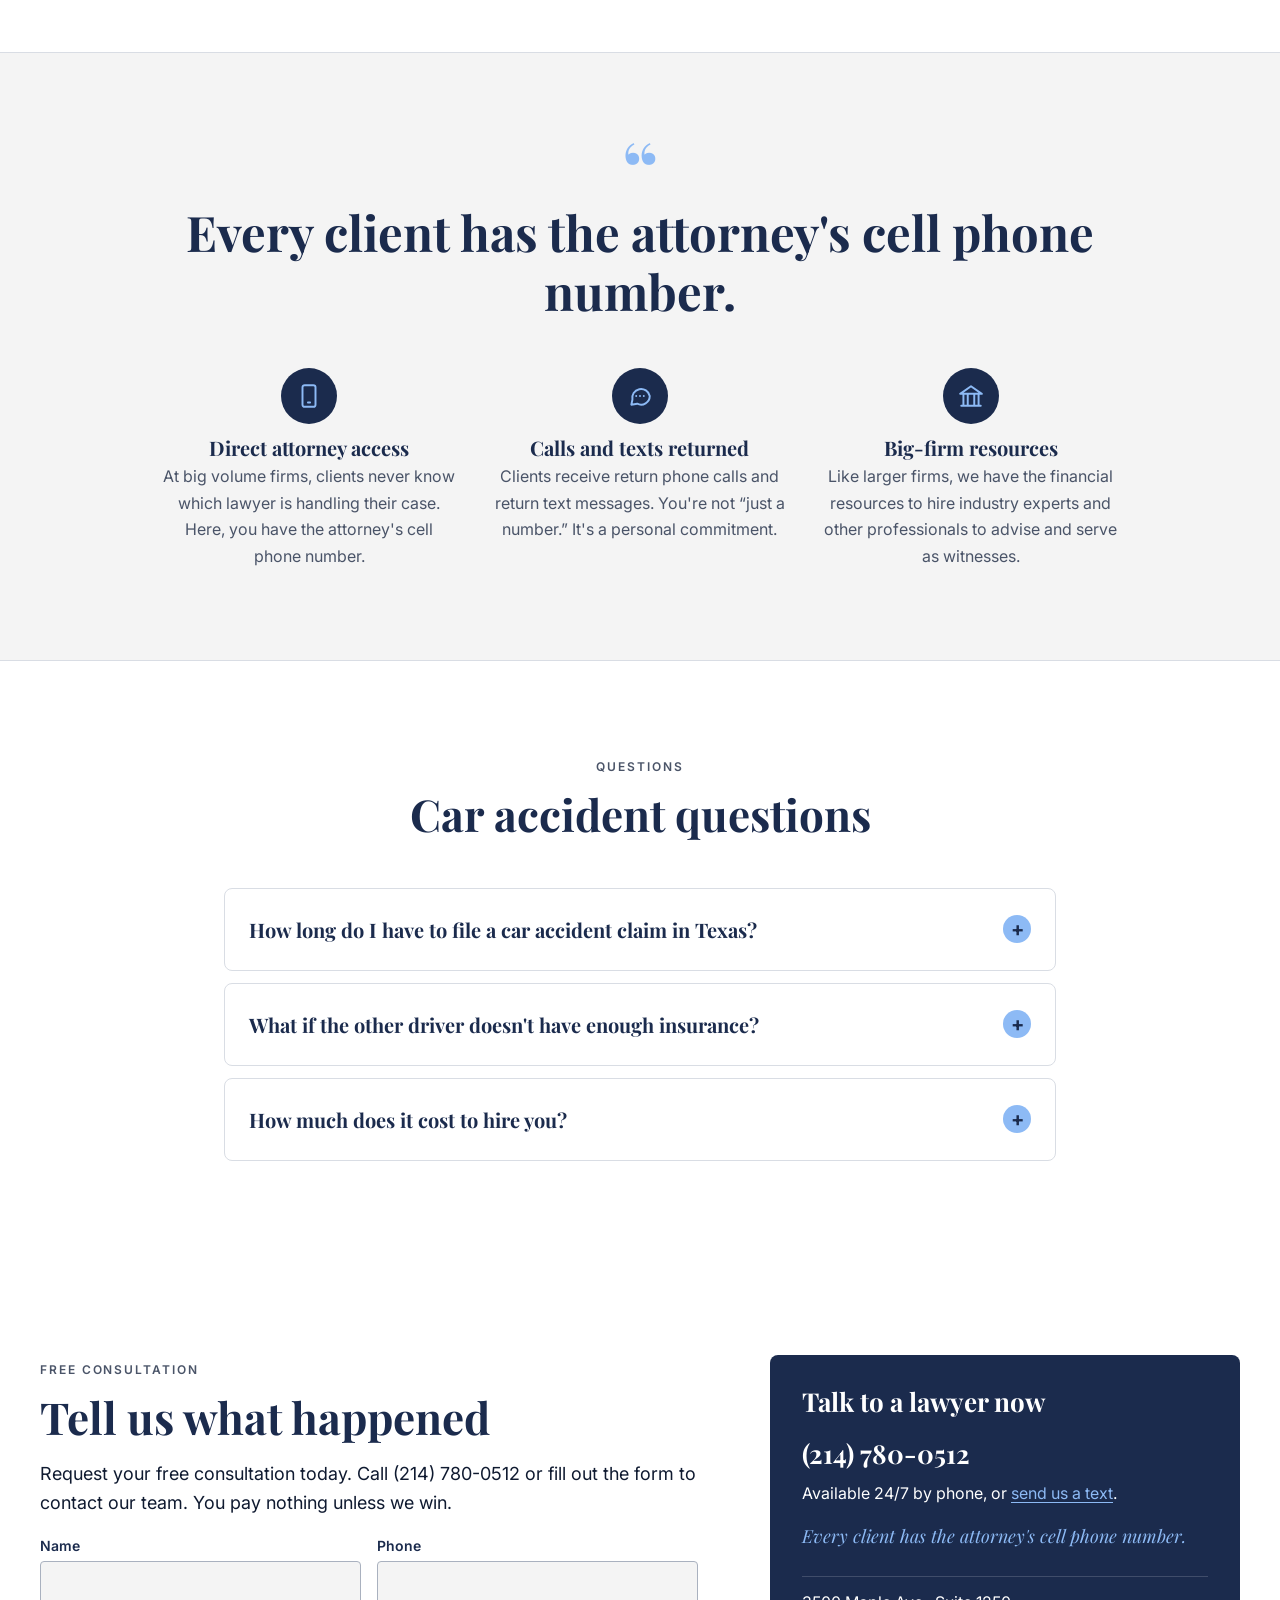
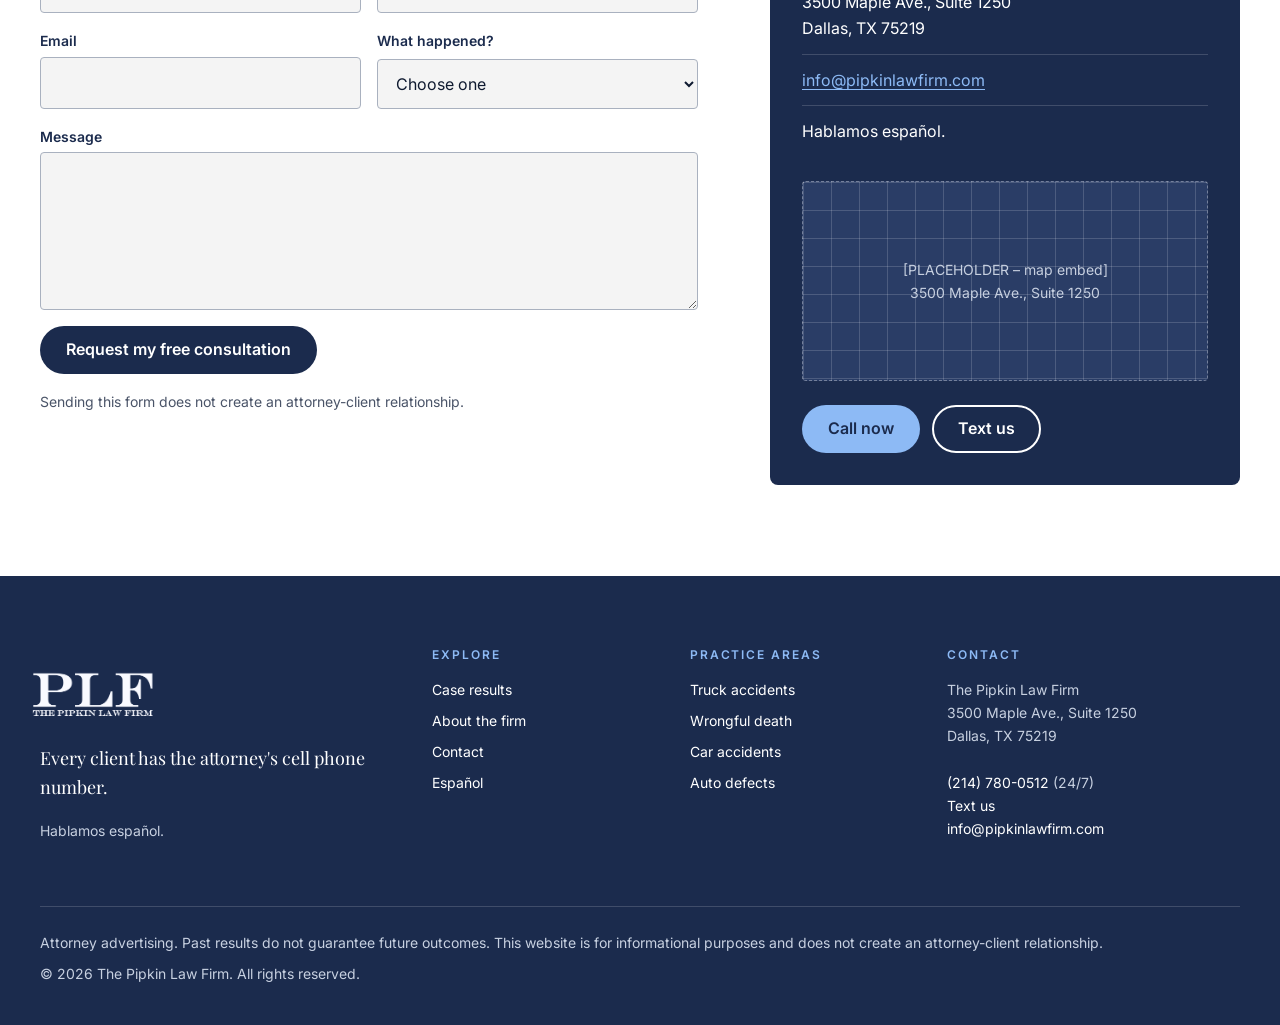
<file: practice/car-accidents.html>
<!DOCTYPE html>
<html lang="en">
<head>
  <meta charset="utf-8">
  <title>Dallas Car Accident Lawyer | The Pipkin Law Firm</title>
  <meta name="description" content="Seriously hurt in a Dallas car accident? The Pipkin Law Firm looks past the other driver to your seatbelt, airbag and tires to find every source of compensation. Free consultation.">
  <meta name="viewport" content="width=device-width, initial-scale=1">
  <!-- Preview only: keep this site out of search engines (also set in netlify.toml) -->
  <meta name="robots" content="noindex, nofollow">
  <meta name="theme-color" content="#1B2B4D">
  <link rel="icon" href="/assets/images/plflogo3.png" type="image/png">

  <!-- Fonts: Playfair Display (headings) + Inter (body). Swap here and in css :root -->
  <link rel="preconnect" href="https://fonts.googleapis.com">
  <link rel="preconnect" href="https://fonts.gstatic.com" crossorigin>
  <link rel="stylesheet" href="https://fonts.googleapis.com/css2?family=Inter:wght@400;500;600;700&amp;family=Playfair+Display:ital,wght@0,700;1,400;1,700&amp;display=swap">

  <link rel="stylesheet" href="/css/styles.css">
  <script src="/js/main.js" defer></script>
</head>
<body>
<!-- HEADER START ============================================================
     Identical on every page. Edit once, then find-and-replace everything
     between HEADER START and HEADER END on the other pages.
     The current page is highlighted automatically by js/main.js.
     ========================================================================= -->
<a class="skip-link" href="#main">Skip to main content</a>

<!-- Demo preview banner: delete this div (or see section 5 of styles.css) before launch -->
<div class="demo-banner" role="region" aria-label="Preview notice">
  <span>Design preview for The Pipkin Law Firm, prepared by GNYZ.</span>
  <button class="demo-banner__close" type="button" aria-label="Dismiss preview notice">&times;</button>
</div>

<header class="site-header">
  <div class="container site-header__inner">
    <a class="site-logo" href="/">
      <img src="/assets/images/plflogo3.png" alt="The Pipkin Law Firm, home" width="96" height="72">
    </a>

    <nav class="site-nav" aria-label="Main">
      <ul class="site-nav__list">
        <li><a class="site-nav__link" href="/case-results.html">Case results</a></li>
        <li class="has-dropdown">
          <button class="site-nav__link" type="button" aria-expanded="false" aria-controls="practice-menu">
            Practice areas
            <svg class="site-nav__chevron" viewBox="0 0 12 12" aria-hidden="true" focusable="false"><path d="M2 4l4 4 4-4" fill="none" stroke="currentColor" stroke-width="1.8" stroke-linecap="round" stroke-linejoin="round"/></svg>
          </button>
          <ul class="dropdown" id="practice-menu">
            <li><a href="/practice/truck-accidents.html">Truck accidents</a></li>
            <li><a href="/practice/wrongful-death.html">Wrongful death</a></li>
            <li><a href="/practice/car-accidents.html">Car accidents</a></li>
            <li><a href="/practice/auto-defects.html">Auto defects</a></li>
          </ul>
        </li>
        <li><a class="site-nav__link" href="/about.html">About</a></li>
        <li><a class="site-nav__link" href="/contact.html">Contact</a></li>
        <li><a class="site-nav__link site-nav__link--lang" href="/es/" hreflang="es" lang="es" title="Español">ES<span class="visually-hidden"> (Español)</span></a></li>
      </ul>
    </nav>

    <div class="site-header__actions">
      <a class="header-phone" href="tel:+12147800512"><small>Available 24/7</small>(214) 780-0512</a>
      <a class="btn btn--primary btn--small header-cta" href="/contact.html">Free consultation</a>
      <button class="menu-toggle" type="button" aria-expanded="false" aria-controls="mobile-menu" aria-label="Open menu">
        <span class="menu-toggle__bars" aria-hidden="true"></span>
      </button>
    </div>
  </div>
</header>

<!-- Mobile menu (phones/tablets) -->
<div class="mobile-menu" id="mobile-menu" hidden>
  <nav aria-label="Mobile">
    <ul>
      <li><a href="/">Home</a></li>
      <li><a href="/case-results.html">Case results</a></li>
      <li><span class="mobile-menu__label">Practice areas</span>
        <ul class="mobile-menu__sub">
          <li><a href="/practice/truck-accidents.html">Truck accidents</a></li>
          <li><a href="/practice/wrongful-death.html">Wrongful death</a></li>
          <li><a href="/practice/car-accidents.html">Car accidents</a></li>
          <li><a href="/practice/auto-defects.html">Auto defects</a></li>
        </ul>
      </li>
      <li><a href="/about.html">About</a></li>
      <li><a href="/contact.html">Contact</a></li>
      <li><a href="/es/" hreflang="es" lang="es">Español</a></li>
    </ul>
    <a class="btn btn--primary btn--block" href="/contact.html">Free consultation</a>
  </nav>
</div>

<!-- Persistent Call / Text bar (phones/tablets only) -->
<nav class="mobile-bar" aria-label="Call or text us">
  <a class="btn btn--primary" href="tel:+12147800512">
    <svg viewBox="0 0 24 24" aria-hidden="true" focusable="false"><path fill="currentColor" d="M6.6 10.8a15.1 15.1 0 0 0 6.6 6.6l2.2-2.2a1 1 0 0 1 1-.25 11.4 11.4 0 0 0 3.6.57 1 1 0 0 1 1 1V20a1 1 0 0 1-1 1A17 17 0 0 1 3 4a1 1 0 0 1 1-1h3.5a1 1 0 0 1 1 1c0 1.25.2 2.45.57 3.57a1 1 0 0 1-.25 1z"/></svg>
    Call
  </a>
  <a class="btn btn--outline-light" href="sms:+12147800512">
    <svg viewBox="0 0 24 24" aria-hidden="true" focusable="false"><path fill="currentColor" d="M4 3h16a2 2 0 0 1 2 2v11a2 2 0 0 1-2 2H8l-4 4V5a2 2 0 0 1 2-2z" opacity=".9"/></svg>
    Text
  </a>
</nav>
<!-- HEADER END ============================================================= -->

<!-- Practice page built from the truck-accidents.html template.
     Copy adapted from pipkinlawfirm.com/caraccident.html. -->
<main id="main">
  <section class="page-hero page-hero--image">
    <img class="page-hero__bg" src="/assets/images/personalinjury00.webp" alt="" width="400" height="300">
    <div class="container">
      <p class="breadcrumb"><a href="/">Home</a> / Practice areas / Car accidents</p>
      <span class="eyebrow">Practice area</span>
      <h1>Dallas car accident lawyer</h1>
      <p>If your injuries are keeping you from work or from living a normal life, or a loved one was killed, talk to us. The consultation is free.</p>
      <div class="btn-row mt-lg">
        <a class="btn btn--primary" href="tel:+12147800512">Call (214) 780-0512</a>
        <a class="btn btn--outline-light" href="sms:+12147800512">Text us</a>
      </div>
    </div>
  </section>

  <!-- Intro -->
  <section class="section section--white">
    <div class="container split">
      <div class="prose reveal">
        <h2>Serious injuries need a serious investigation</h2>
        <p>Our car accident practice focuses on clients with serious injuries that prevent them from living a normal life. We investigate your case and identify everyone responsible for your injuries.</p>
        <p>When the other driver doesn't have enough insurance to cover your injuries, we look at whether your own vehicle protected you the way it should have. Our attorneys are trained in auto defect litigation, so our clients can recover all the compensation they deserve under the law.</p>
        <a class="arrow-link" href="/practice/auto-defects.html">About auto defect cases</a>
      </div>
      <div class="reveal">
        <img class="content-img" src="/assets/images/carwreck01.webp" alt="Close-up of a car's crushed front end and broken headlight after a collision" width="381" height="410" loading="lazy">
      </div>
    </div>
  </section>

  <!-- Why these cases are different -->
  <section class="section">
    <div class="container">
      <div class="section-head">
        <span class="eyebrow">Why it matters</span>
        <h2>We look beyond the other driver</h2>
        <p>If your injuries were caused or made worse by a defect in your vehicle, we can bring a claim against the manufacturer.</p>
      </div>
      <ul class="feature-grid">
        <li class="reveal">
          <div class="feature">
            <span class="feature__num" aria-hidden="true">1</span>
            <h3>Seatbelts and airbags</h3>
            <p>We determine whether your seatbelt, airbag and other occupant protection systems performed as they should have.</p>
          </div>
        </li>
        <li class="reveal">
          <div class="feature">
            <span class="feature__num" aria-hidden="true">2</span>
            <h3>Tires</h3>
            <p>We check whether your tires performed as they should have, and whether a failure caused or worsened your injuries.</p>
          </div>
        </li>
        <li class="reveal">
          <div class="feature">
            <span class="feature__num" aria-hidden="true">3</span>
            <h3>Not enough insurance</h3>
            <p>When the other driver's insurance is insufficient, a claim against the vehicle manufacturer may still let you recover what you deserve.</p>
          </div>
        </li>
      </ul>
    </div>
  </section>

  <!-- Results: the firm's site lists no car-accident-only amounts, so these are firm-wide results -->
  <section class="results-strip" aria-labelledby="car-results-heading">
    <div class="container">
      <div class="section-head">
        <span class="eyebrow">Over $100 million in client victories</span>
        <h2 id="car-results-heading">Recent firm results</h2>
      </div>
      <ul class="stat-grid stat-grid--3">
        <li class="stat-card reveal">
          <span class="stat-card__value" data-count="11" data-prefix="$" data-suffix="M">$11M</span>
          <span class="stat-card__label">Commercial vehicle &amp; wrongful death</span>
        </li>
        <li class="stat-card reveal">
          <span class="stat-card__value" data-count="6.5" data-prefix="$" data-suffix="M">$6.5M</span>
          <span class="stat-card__label">18-wheeler &amp; spinal injuries</span>
        </li>
        <li class="stat-card reveal">
          <span class="stat-card__value">$5M+</span>
          <span class="stat-card__label">Negligent auto repair &amp; wrongful death</span>
        </li>
      </ul>
      <div class="results-strip__footer">
        <p class="disclaimer">Past results do not guarantee a similar outcome. Each case is different.</p>
        <a class="arrow-link" href="/case-results.html">See all case results</a>
      </div>
    </div>
  </section>

  <!-- What to do after a crash -->
  <section class="section section--white">
    <div class="container">
      <div class="section-head">
        <span class="eyebrow">Next steps</span>
        <h2>What to do after a car accident</h2>
      </div>
      <ol class="steps reveal">
        <li><strong>Get medical attention.</strong> Even if you feel fine. Adrenaline can mask symptoms for hours or even days.</li>
        <li><strong>Collect contact information.</strong> Get names, phone numbers and addresses for the drivers involved and any witnesses.</li>
        <li><strong>Call the police and ask for the accident report.</strong> Be honest about what happened, but don't admit fault before a full investigation.</li>
        <li><strong>Document the scene if it's safe.</strong> Take photos of both vehicles and your injuries, and note what witnesses say.</li>
        <li><strong>Don't talk to the other driver's insurer.</strong> The adjuster is not on your side. Calls are recorded, and your own words can be used against you. Speak with an attorney first.</li>
      </ol>
    </div>
  </section>

  <!-- ===== CELL PHONE PROMISE BAND ===== -->
  <section class="section promise" aria-labelledby="promise-heading">
    <div class="container">
      <h2 class="visually-hidden" id="promise-heading">Our promise</h2>
      <p class="promise__quote reveal">Every client has the attorney's cell phone number.</p>
      <ul class="promise__points">
        <li class="reveal">
          <span class="promise__icon" aria-hidden="true">
            <svg viewBox="0 0 24 24" fill="none" stroke="currentColor" stroke-width="1.8" stroke-linecap="round" stroke-linejoin="round"><rect x="6" y="2" width="12" height="20" rx="2"/><path d="M11 18h2"/></svg>
          </span>
          <h3>Direct attorney access</h3>
          <p>At big volume firms, clients never know which lawyer is handling their case. Here, you have the attorney's cell phone number.</p>
        </li>
        <li class="reveal">
          <span class="promise__icon" aria-hidden="true">
            <svg viewBox="0 0 24 24" fill="none" stroke="currentColor" stroke-width="1.8" stroke-linecap="round" stroke-linejoin="round"><path d="M21 12a8 8 0 0 1-11.6 7.1L4 20l1-4.6A8 8 0 1 1 21 12z"/><path d="M8.5 12h.01M12 12h.01M15.5 12h.01"/></svg>
          </span>
          <h3>Calls and texts returned</h3>
          <p>Clients receive return phone calls and return text messages. You're not “just a number.” It's a personal commitment.</p>
        </li>
        <li class="reveal">
          <span class="promise__icon" aria-hidden="true">
            <svg viewBox="0 0 24 24" fill="none" stroke="currentColor" stroke-width="1.8" stroke-linecap="round" stroke-linejoin="round"><path d="M3 21h18M5 21V10M19 21V10M9 21V10M15 21V10M2 10l10-7 10 7z"/></svg>
          </span>
          <h3>Big-firm resources</h3>
          <p>Like larger firms, we have the financial resources to hire industry experts and other professionals to advise and serve as witnesses.</p>
        </li>
      </ul>
    </div>
  </section>

  <!-- Mini FAQ -->
  <section class="section section--white" aria-labelledby="car-faq-heading">
    <div class="container">
      <div class="section-head section-head--center">
        <span class="eyebrow">Questions</span>
        <h2 id="car-faq-heading">Car accident questions</h2>
      </div>
      <div class="faq">
        <details>
          <summary>How long do I have to file a car accident claim in Texas?</summary>
          <div class="faq__answer"><p>In Texas, injured victims generally have two years from the date of the accident to bring a personal injury lawsuit against the wrongdoer.</p></div>
        </details>
        <details>
          <summary>What if the other driver doesn't have enough insurance?</summary>
          <div class="faq__answer"><p>We look at whether your vehicle provided adequate crash protection. If a defect caused or worsened your injuries, you may have a claim against the manufacturer.</p></div>
        </details>
        <details>
          <summary>How much does it cost to hire you?</summary>
          <div class="faq__answer"><p>Nothing up front. We work on a contingency fee and advance the litigation costs. You pay nothing unless we win, and your consultation is free.</p></div>
        </details>
      </div>
    </div>
  </section>

  <!-- ===== CONTACT CTA =================================================
       Front-end only. data-netlify="true" lets Netlify Forms collect
       submissions once deployed (Site > Forms in the Netlify dashboard).
       ================================================================== -->
  <section class="section contact-cta" id="contact" aria-labelledby="contact-heading">
    <div class="container">
      <div class="contact-grid">
        <div class="reveal">
          <span class="eyebrow">Free consultation</span>
          <h2 id="contact-heading">Tell us what happened</h2>
          <p class="lead">Request your free consultation today. Call (214) 780-0512 or fill out the form to contact our team. You pay nothing unless we win.</p>

          <form class="form" name="contact" method="POST" data-netlify="true" netlify-honeypot="bot-field">
            <input type="hidden" name="form-name" value="contact">
            <p class="form__hp"><label>Leave this empty: <input name="bot-field"></label></p>

            <div class="form__row">
              <div class="form__field">
                <label for="cf-name">Name</label>
                <input id="cf-name" name="name" type="text" autocomplete="name" required>
              </div>
              <div class="form__field">
                <label for="cf-phone">Phone</label>
                <input id="cf-phone" name="phone" type="tel" autocomplete="tel" required>
              </div>
            </div>
            <div class="form__row">
              <div class="form__field">
                <label for="cf-email">Email</label>
                <input id="cf-email" name="email" type="email" autocomplete="email">
              </div>
              <div class="form__field">
                <label for="cf-type">What happened?</label>
                <select id="cf-type" name="case-type" required>
                  <option value="">Choose one</option>
                  <option value="truck">Truck or 18-wheeler accident</option>
                  <option value="car">Car accident</option>
                  <option value="wrongful-death">Wrongful death</option>
                  <option value="auto-defect">Auto defect</option>
                  <option value="premises">Premises injury</option>
                  <option value="other">Something else</option>
                </select>
              </div>
            </div>
            <div class="form__field">
              <label for="cf-message">Message</label>
              <textarea id="cf-message" name="message" rows="5"></textarea>
            </div>
            <div>
              <button class="btn btn--secondary" type="submit">Request my free consultation</button>
            </div>
            <p class="form__note">Sending this form does not create an attorney-client relationship.</p>
          </form>
        </div>

        <aside class="contact-card reveal" aria-label="Contact details">
          <h3>Talk to a lawyer now</h3>
          <a class="contact-card__phone" href="tel:+12147800512">(214) 780-0512</a>
          <p>Available 24/7 by phone, or <a href="sms:+12147800512">send us a text</a>.</p>
          <p class="contact-card__promise">Every client has the attorney's cell phone number.</p>
          <ul class="contact-card__list">
            <li>
              <address>3500 Maple Ave., Suite 1250<br>Dallas, TX 75219</address>
            </li>
            <li><a href="mailto:info@pipkinlawfirm.com">info@pipkinlawfirm.com</a></li>
            <li lang="es">Hablamos español.</li>
          </ul>
          <!-- MAP PLACEHOLDER: replace with a Google Maps embed (iframe) later -->
          <div class="map-placeholder" role="img" aria-label="Map placeholder for 3500 Maple Ave., Dallas">
            [PLACEHOLDER – map embed]<br>3500 Maple Ave., Suite 1250
          </div>
          <div class="btn-row">
            <a class="btn btn--primary" href="tel:+12147800512">Call now</a>
            <a class="btn btn--outline-light" href="sms:+12147800512">Text us</a>
          </div>
        </aside>
      </div>
    </div>
  </section>
</main>

<!-- FOOTER START ============================================================
     Identical on every page. Copyright year is filled in by js/main.js.
     ========================================================================= -->
<footer class="site-footer">
  <div class="container">
    <div class="footer-grid">
      <div>
        <a class="footer-logo" href="/"><img src="/assets/images/plflogo3.png" alt="The Pipkin Law Firm, home" width="128" height="96" loading="lazy"></a>
        <p class="footer-tagline">Every client has the attorney's cell phone number.</p>
        <p>Hablamos español.</p>
      </div>

      <nav aria-label="Footer">
        <h2>Explore</h2>
        <ul class="footer-links">
          <li><a href="/case-results.html">Case results</a></li>
          <li><a href="/about.html">About the firm</a></li>
          <li><a href="/contact.html">Contact</a></li>
          <li><a href="/es/" hreflang="es" lang="es">Español</a></li>
        </ul>
      </nav>

      <div>
        <h2>Practice areas</h2>
        <ul class="footer-links">
          <li><a href="/practice/truck-accidents.html">Truck accidents</a></li>
          <li><a href="/practice/wrongful-death.html">Wrongful death</a></li>
          <li><a href="/practice/car-accidents.html">Car accidents</a></li>
          <li><a href="/practice/auto-defects.html">Auto defects</a></li>
        </ul>
      </div>

      <div>
        <h2>Contact</h2>
        <address>
          The Pipkin Law Firm<br>
          3500 Maple Ave., Suite 1250<br>
          Dallas, TX 75219
        </address>
        <p class="mt-lg">
          <a href="tel:+12147800512">(214) 780-0512</a> (24/7)<br>
          <a href="sms:+12147800512">Text us</a><br>
          <a href="mailto:info@pipkinlawfirm.com">info@pipkinlawfirm.com</a>
        </p>
      </div>
    </div>

    <div class="footer-legal">
      <p>Attorney advertising. Past results do not guarantee future outcomes. This website is for informational purposes and does not create an attorney-client relationship.</p>
      <p>&copy; <span data-year>2026</span> The Pipkin Law Firm. All rights reserved.</p>
    </div>
  </div>
</footer>
<!-- FOOTER END ============================================================= -->
</body>
</html>
</file>
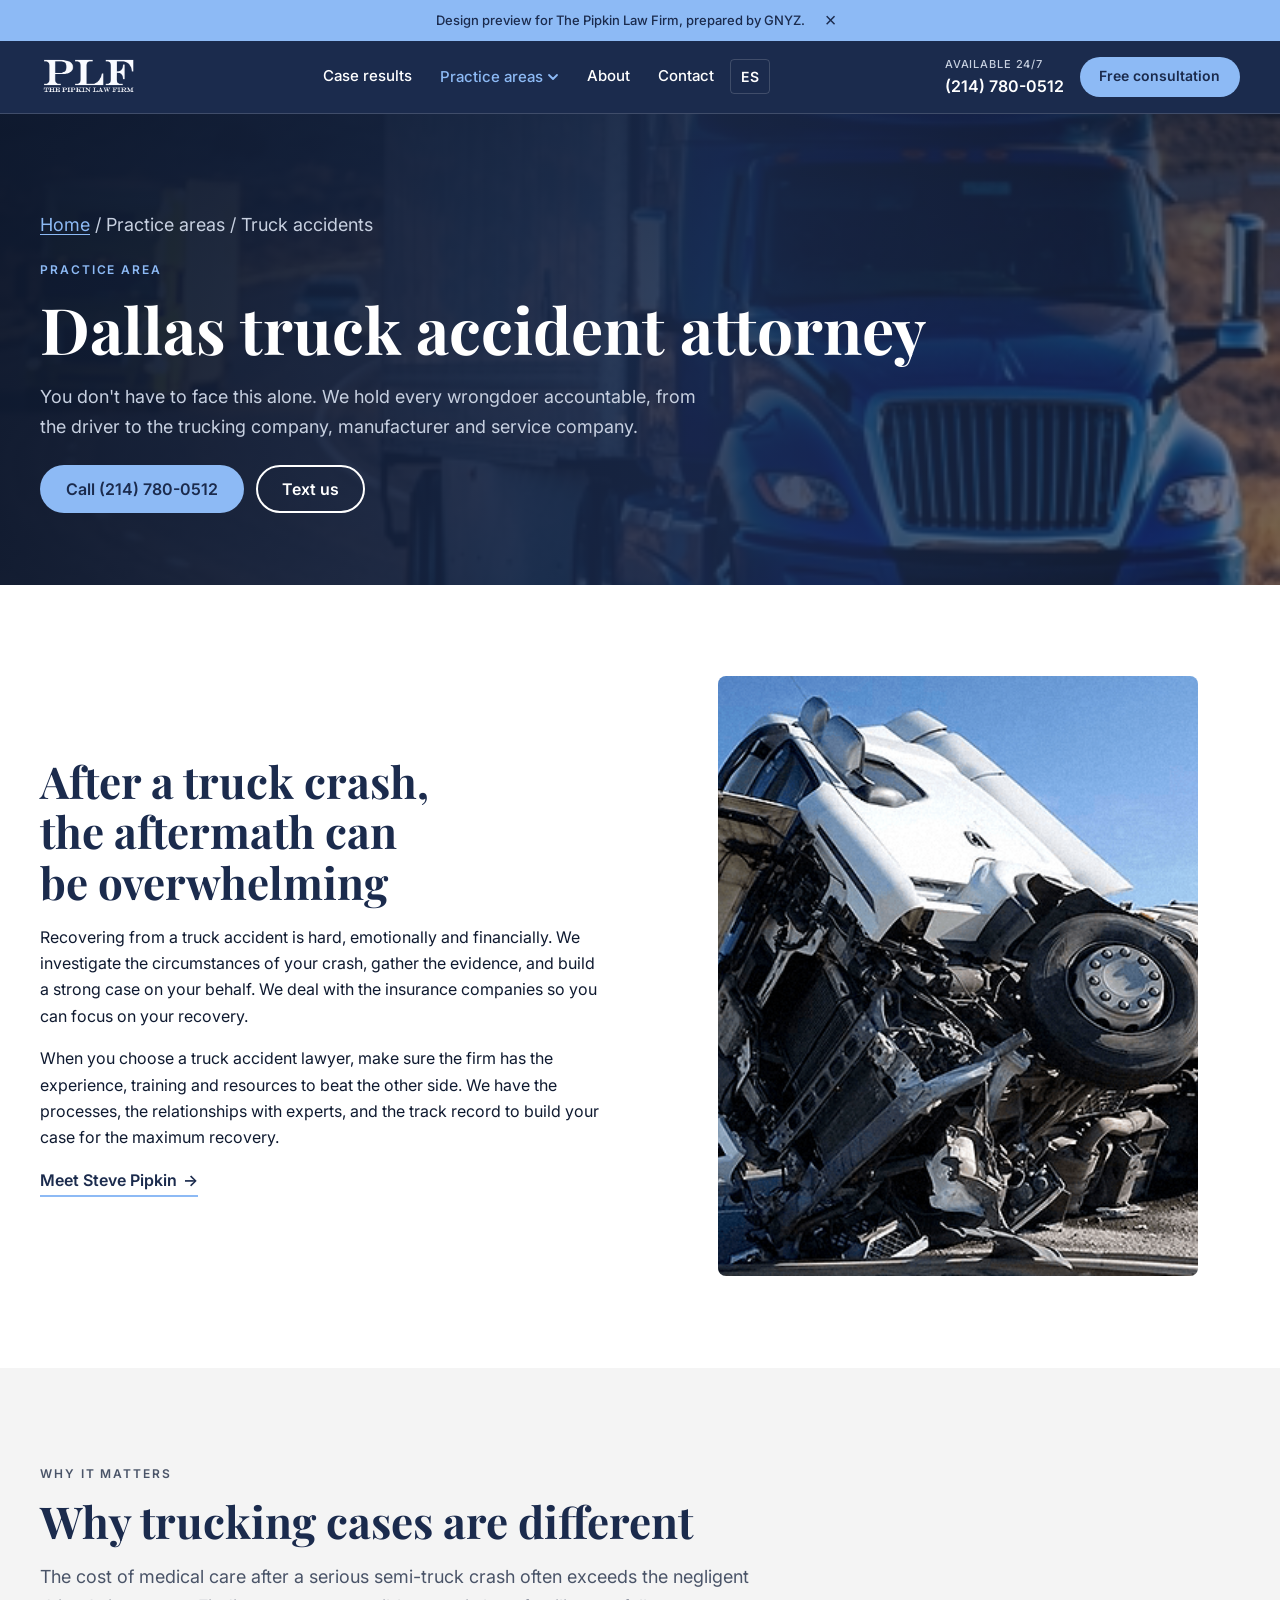
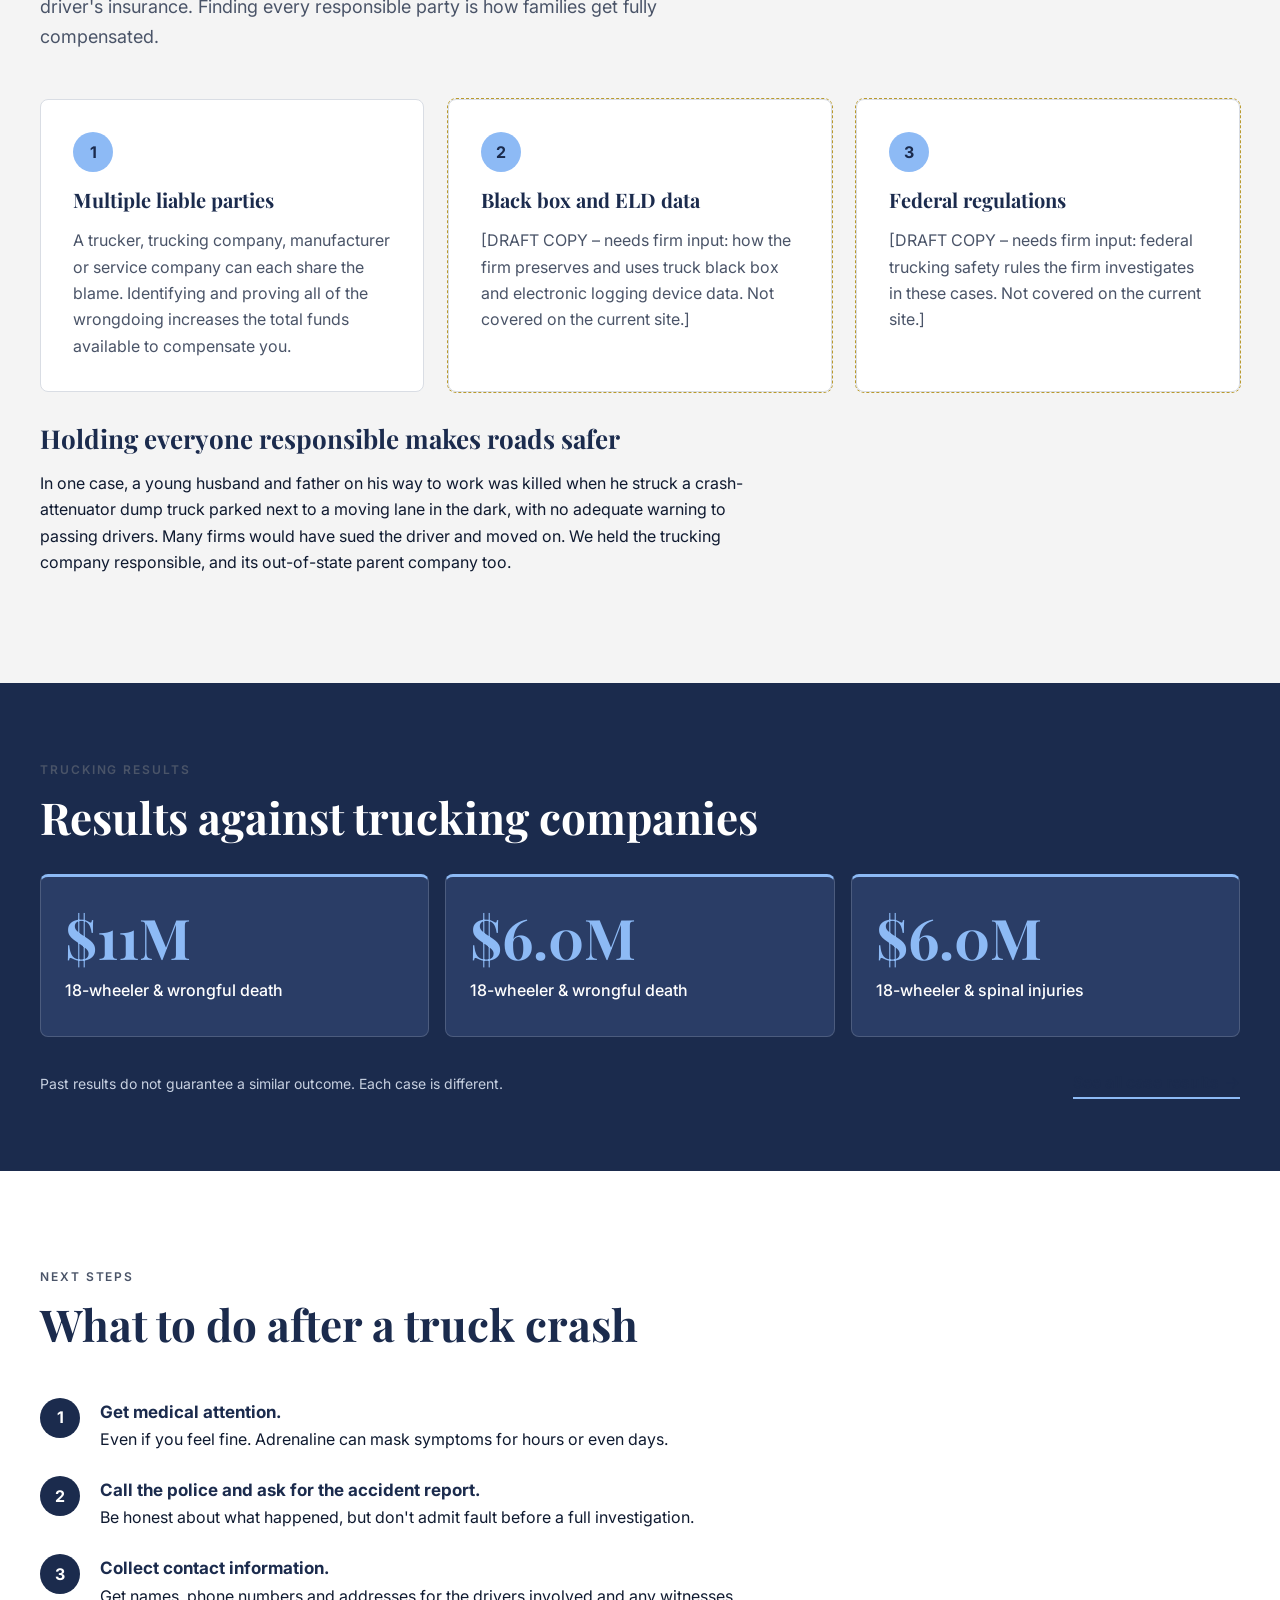
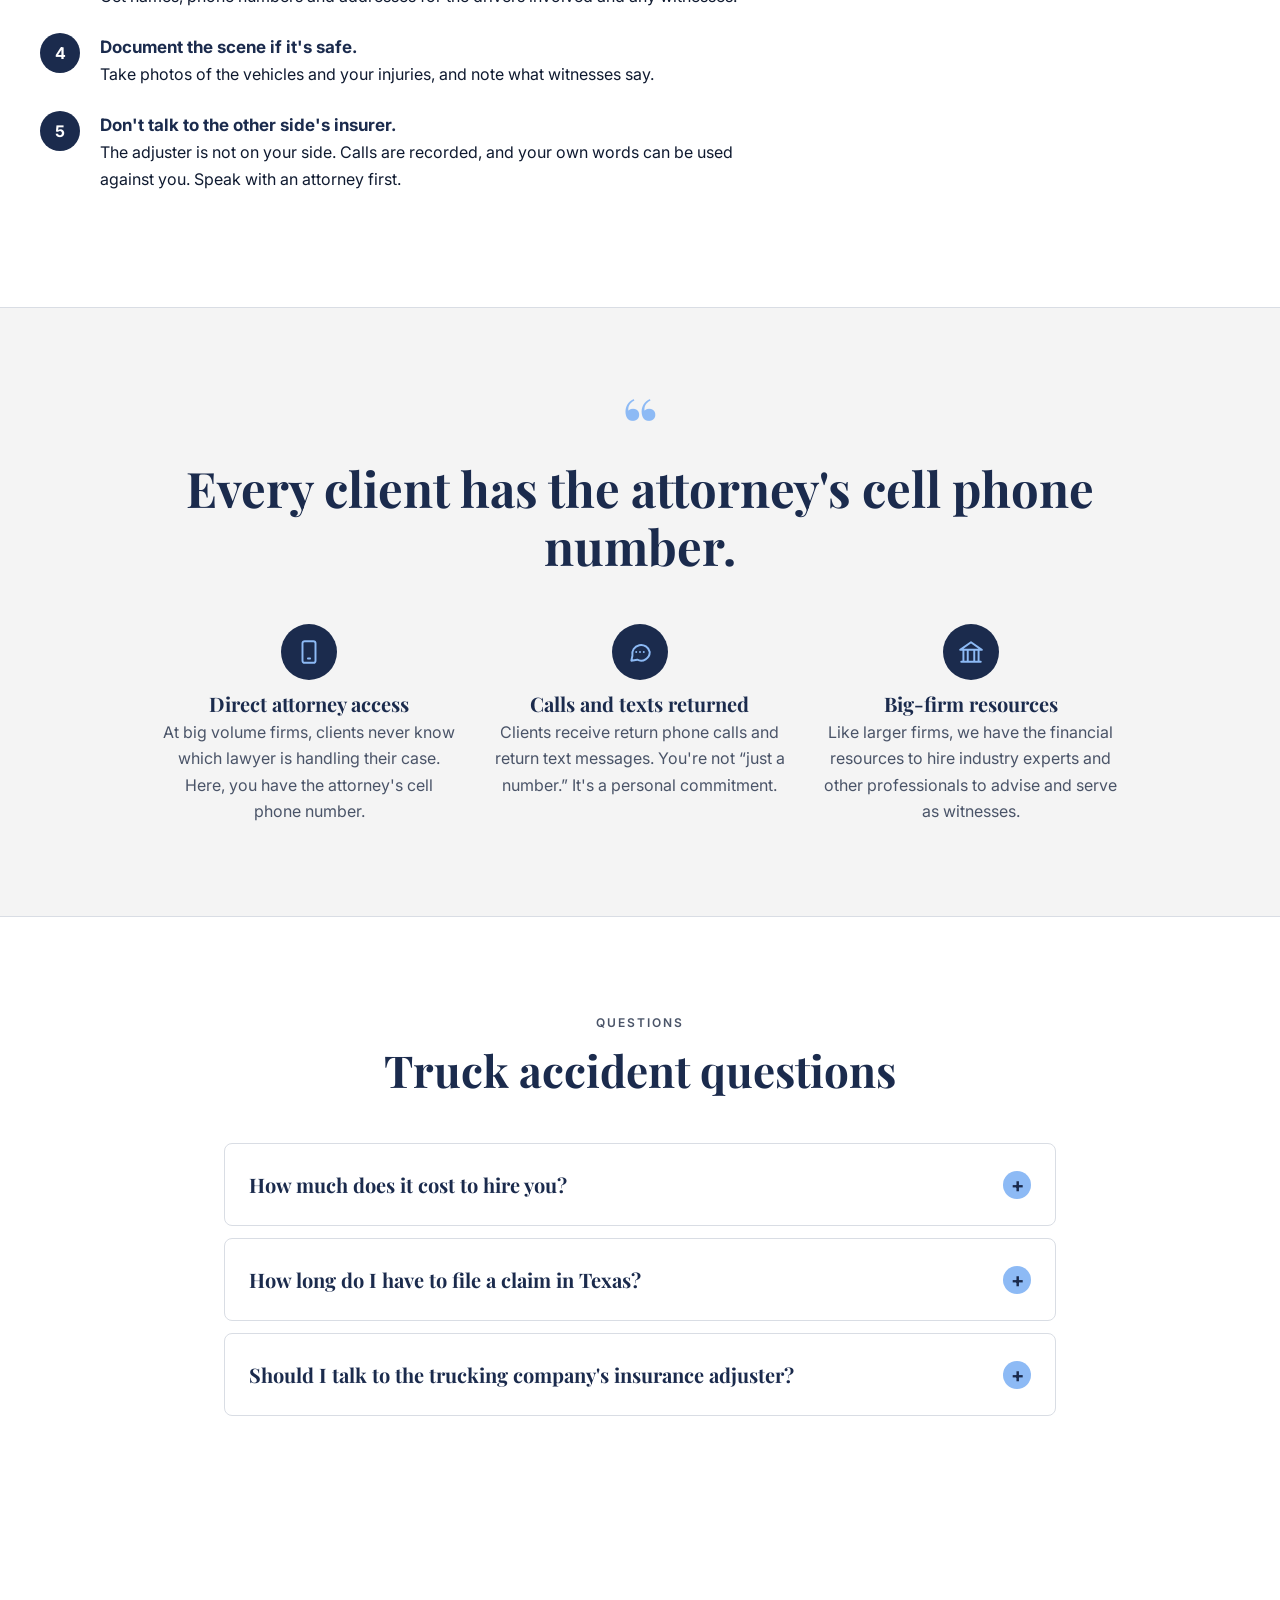
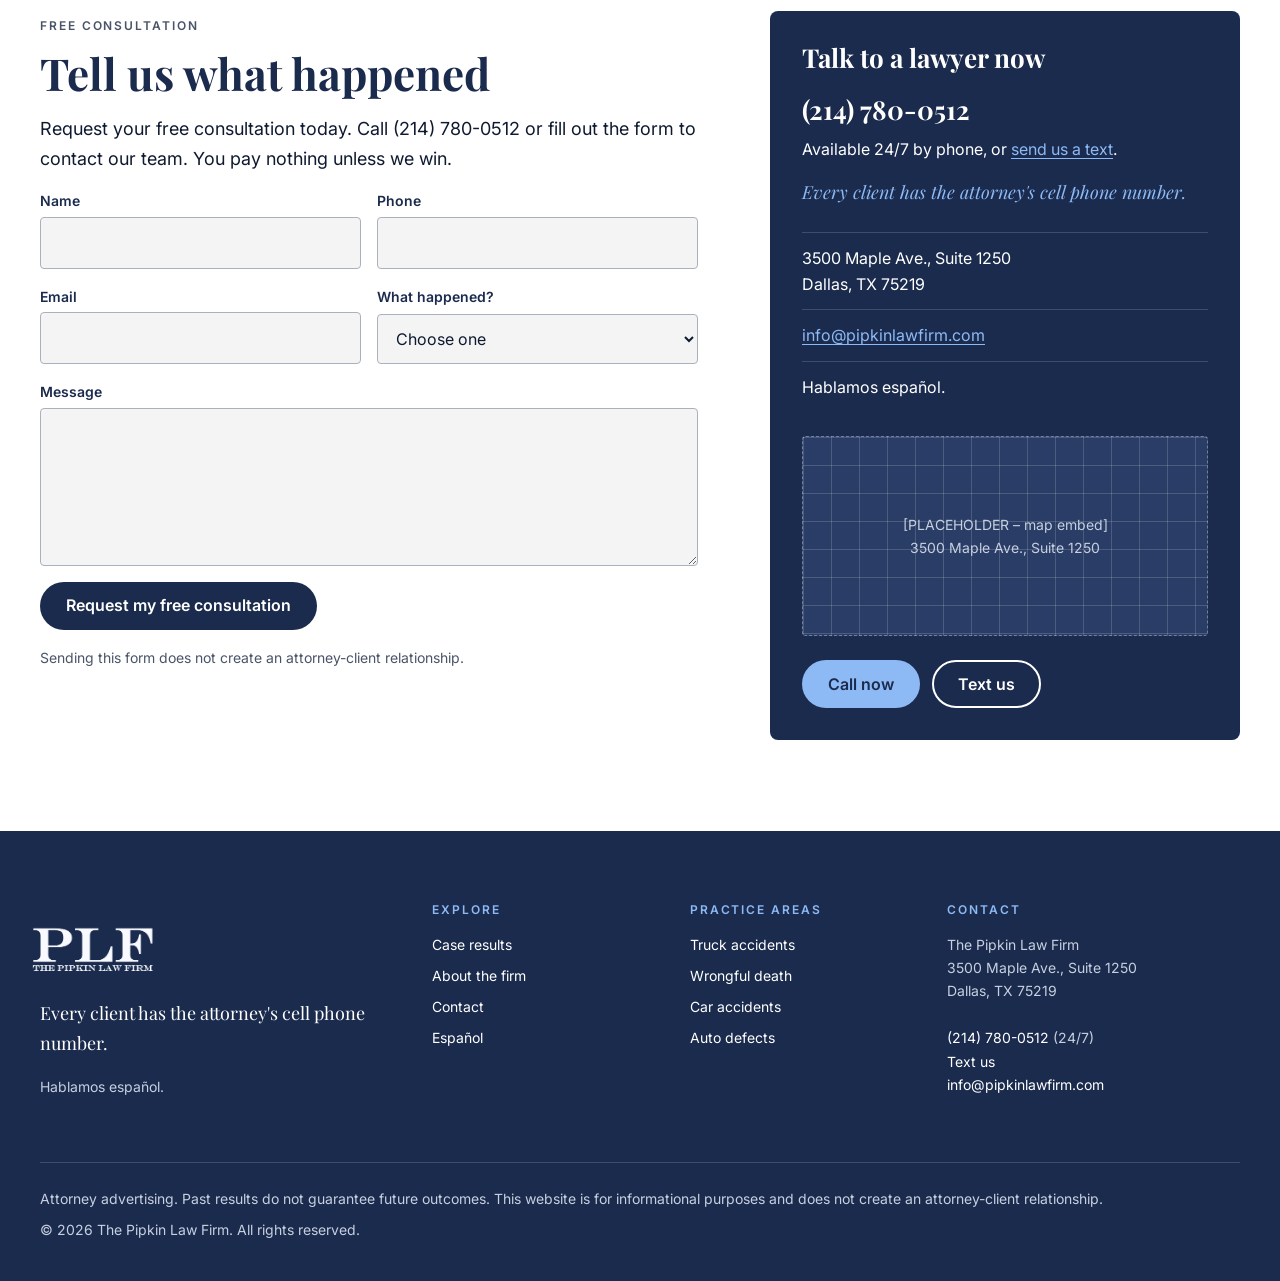
<file: practice/truck-accidents.html>
<!DOCTYPE html>
<html lang="en">
<head>
  <meta charset="utf-8">
  <title>Dallas Truck Accident Attorney | The Pipkin Law Firm</title>
  <meta name="description" content="Injured in an 18-wheeler crash? Dallas truck accident attorney Steve Pipkin holds truckers, trucking companies and manufacturers accountable. $12M recovered in a single case. Free consultation.">
  <meta name="viewport" content="width=device-width, initial-scale=1">
  <!-- Preview only: keep this site out of search engines (also set in netlify.toml) -->
  <meta name="robots" content="noindex, nofollow">
  <meta name="theme-color" content="#1B2B4D">
  <link rel="icon" href="/assets/images/plflogo3.png" type="image/png">

  <!-- Fonts: Playfair Display (headings) + Inter (body). Swap here and in css :root -->
  <link rel="preconnect" href="https://fonts.googleapis.com">
  <link rel="preconnect" href="https://fonts.gstatic.com" crossorigin>
  <link rel="stylesheet" href="https://fonts.googleapis.com/css2?family=Inter:wght@400;500;600;700&amp;family=Playfair+Display:ital,wght@0,700;1,400;1,700&amp;display=swap">

  <link rel="stylesheet" href="/css/styles.css">
  <script src="/js/main.js" defer></script>
</head>
<body>
<!-- HEADER START ============================================================
     Identical on every page. Edit once, then find-and-replace everything
     between HEADER START and HEADER END on the other pages.
     The current page is highlighted automatically by js/main.js.
     ========================================================================= -->
<a class="skip-link" href="#main">Skip to main content</a>

<!-- Demo preview banner: delete this div (or see section 5 of styles.css) before launch -->
<div class="demo-banner" role="region" aria-label="Preview notice">
  <span>Design preview for The Pipkin Law Firm, prepared by GNYZ.</span>
  <button class="demo-banner__close" type="button" aria-label="Dismiss preview notice">&times;</button>
</div>

<header class="site-header">
  <div class="container site-header__inner">
    <a class="site-logo" href="/">
      <img src="/assets/images/plflogo3.png" alt="The Pipkin Law Firm, home" width="96" height="72">
    </a>

    <nav class="site-nav" aria-label="Main">
      <ul class="site-nav__list">
        <li><a class="site-nav__link" href="/case-results.html">Case results</a></li>
        <li class="has-dropdown">
          <button class="site-nav__link" type="button" aria-expanded="false" aria-controls="practice-menu">
            Practice areas
            <svg class="site-nav__chevron" viewBox="0 0 12 12" aria-hidden="true" focusable="false"><path d="M2 4l4 4 4-4" fill="none" stroke="currentColor" stroke-width="1.8" stroke-linecap="round" stroke-linejoin="round"/></svg>
          </button>
          <ul class="dropdown" id="practice-menu">
            <li><a href="/practice/truck-accidents.html">Truck accidents</a></li>
            <li><a href="/practice/wrongful-death.html">Wrongful death</a></li>
            <li><a href="/practice/car-accidents.html">Car accidents</a></li>
            <li><a href="/practice/auto-defects.html">Auto defects</a></li>
          </ul>
        </li>
        <li><a class="site-nav__link" href="/about.html">About</a></li>
        <li><a class="site-nav__link" href="/contact.html">Contact</a></li>
        <li><a class="site-nav__link site-nav__link--lang" href="/es/" hreflang="es" lang="es" title="Español">ES<span class="visually-hidden"> (Español)</span></a></li>
      </ul>
    </nav>

    <div class="site-header__actions">
      <a class="header-phone" href="tel:+12147800512"><small>Available 24/7</small>(214) 780-0512</a>
      <a class="btn btn--primary btn--small header-cta" href="/contact.html">Free consultation</a>
      <button class="menu-toggle" type="button" aria-expanded="false" aria-controls="mobile-menu" aria-label="Open menu">
        <span class="menu-toggle__bars" aria-hidden="true"></span>
      </button>
    </div>
  </div>
</header>

<!-- Mobile menu (phones/tablets) -->
<div class="mobile-menu" id="mobile-menu" hidden>
  <nav aria-label="Mobile">
    <ul>
      <li><a href="/">Home</a></li>
      <li><a href="/case-results.html">Case results</a></li>
      <li><span class="mobile-menu__label">Practice areas</span>
        <ul class="mobile-menu__sub">
          <li><a href="/practice/truck-accidents.html">Truck accidents</a></li>
          <li><a href="/practice/wrongful-death.html">Wrongful death</a></li>
          <li><a href="/practice/car-accidents.html">Car accidents</a></li>
          <li><a href="/practice/auto-defects.html">Auto defects</a></li>
        </ul>
      </li>
      <li><a href="/about.html">About</a></li>
      <li><a href="/contact.html">Contact</a></li>
      <li><a href="/es/" hreflang="es" lang="es">Español</a></li>
    </ul>
    <a class="btn btn--primary btn--block" href="/contact.html">Free consultation</a>
  </nav>
</div>

<!-- Persistent Call / Text bar (phones/tablets only) -->
<nav class="mobile-bar" aria-label="Call or text us">
  <a class="btn btn--primary" href="tel:+12147800512">
    <svg viewBox="0 0 24 24" aria-hidden="true" focusable="false"><path fill="currentColor" d="M6.6 10.8a15.1 15.1 0 0 0 6.6 6.6l2.2-2.2a1 1 0 0 1 1-.25 11.4 11.4 0 0 0 3.6.57 1 1 0 0 1 1 1V20a1 1 0 0 1-1 1A17 17 0 0 1 3 4a1 1 0 0 1 1-1h3.5a1 1 0 0 1 1 1c0 1.25.2 2.45.57 3.57a1 1 0 0 1-.25 1z"/></svg>
    Call
  </a>
  <a class="btn btn--outline-light" href="sms:+12147800512">
    <svg viewBox="0 0 24 24" aria-hidden="true" focusable="false"><path fill="currentColor" d="M4 3h16a2 2 0 0 1 2 2v11a2 2 0 0 1-2 2H8l-4 4V5a2 2 0 0 1 2-2z" opacity=".9"/></svg>
    Text
  </a>
</nav>
<!-- HEADER END ============================================================= -->

<!-- PRACTICE PAGE TEMPLATE ================================================
     This is the full template. The other practice pages copy this layout:
     page hero > intro > why different > results > steps > promise > FAQ > contact.
     Copy is adapted from the matching page on pipkinlawfirm.com. Anything
     marked [DRAFT COPY] or [PLACEHOLDER] has no source on the current site
     and needs the firm's input.
     ======================================================================= -->
<main id="main">
  <section class="page-hero page-hero--image">
    <img class="page-hero__bg" src="/assets/images/truck-accidents.jpg" alt="" width="400" height="301">
    <div class="container">
      <p class="breadcrumb"><a href="/">Home</a> / Practice areas / Truck accidents</p>
      <span class="eyebrow">Practice area</span>
      <h1>Dallas truck accident attorney</h1>
      <p>You don't have to face this alone. We hold every wrongdoer accountable, from the driver to the trucking company, manufacturer and service company.</p>
      <div class="btn-row mt-lg">
        <a class="btn btn--primary" href="tel:+12147800512">Call (214) 780-0512</a>
        <a class="btn btn--outline-light" href="sms:+12147800512">Text us</a>
      </div>
    </div>
  </section>

  <!-- Intro -->
  <section class="section section--white">
    <div class="container split">
      <div class="prose reveal">
        <h2>After a truck crash, the aftermath can be overwhelming</h2>
        <p>Recovering from a truck accident is hard, emotionally and financially. We investigate the circumstances of your crash, gather the evidence, and build a strong case on your behalf. We deal with the insurance companies so you can focus on your recovery.</p>
        <p>When you choose a truck accident lawyer, make sure the firm has the experience, training and resources to beat the other side. We have the processes, the relationships with experts, and the track record to build your case for the maximum recovery.</p>
        <a class="arrow-link" href="/about.html">Meet Steve Pipkin</a>
      </div>
      <div class="reveal">
        <img src="/assets/images/truckwreck01.webp" alt="Wrecked semi-truck cab tipped on its side after a highway crash" width="381" height="410" loading="lazy" class="content-img">
      </div>
    </div>
  </section>

  <!-- Why trucking cases are different -->
  <section class="section">
    <div class="container">
      <div class="section-head">
        <span class="eyebrow">Why it matters</span>
        <h2>Why trucking cases are different</h2>
        <p>The cost of medical care after a serious semi-truck crash often exceeds the negligent driver's insurance. Finding every responsible party is how families get fully compensated.</p>
      </div>
      <ul class="feature-grid">
        <li class="reveal">
          <div class="feature">
            <span class="feature__num" aria-hidden="true">1</span>
            <h3>Multiple liable parties</h3>
            <p>A trucker, trucking company, manufacturer or service company can each share the blame. Identifying and proving all of the wrongdoing increases the total funds available to compensate you.</p>
          </div>
        </li>
        <li class="reveal">
          <div class="feature placeholder">
            <span class="feature__num" aria-hidden="true">2</span>
            <h3>Black box and ELD data</h3>
            <p>[DRAFT COPY – needs firm input: how the firm preserves and uses truck black box and electronic logging device data. Not covered on the current site.]</p>
          </div>
        </li>
        <li class="reveal">
          <div class="feature placeholder">
            <span class="feature__num" aria-hidden="true">3</span>
            <h3>Federal regulations</h3>
            <p>[DRAFT COPY – needs firm input: federal trucking safety rules the firm investigates in these cases. Not covered on the current site.]</p>
          </div>
        </li>
      </ul>

      <div class="prose mt-xl reveal">
        <h3>Holding everyone responsible makes roads safer</h3>
        <p>In one case, a young husband and father on his way to work was killed when he struck a crash-attenuator dump truck parked next to a moving lane in the dark, with no adequate warning to passing drivers. Many firms would have sued the driver and moved on. We held the trucking company responsible, and its out-of-state parent company too.</p>
      </div>
    </div>
  </section>

  <!-- Results for this practice area -->
  <section class="results-strip" aria-labelledby="truck-results-heading">
    <div class="container">
      <div class="section-head">
        <span class="eyebrow">Trucking results</span>
        <h2 id="truck-results-heading">Results against trucking companies</h2>
      </div>
      <ul class="stat-grid stat-grid--3">
        <li class="stat-card reveal">
          <span class="stat-card__value" data-count="12" data-prefix="$" data-suffix="M">$12M</span>
          <span class="stat-card__label">18-wheeler &amp; wrongful death</span>
        </li>
        <li class="stat-card reveal">
          <span class="stat-card__value" data-count="6.5" data-prefix="$" data-suffix="M">$6.5M</span>
          <span class="stat-card__label">18-wheeler &amp; wrongful death</span>
        </li>
        <li class="stat-card reveal">
          <span class="stat-card__value" data-count="6.5" data-prefix="$" data-suffix="M">$6.5M</span>
          <span class="stat-card__label">18-wheeler &amp; spinal injuries</span>
        </li>
      </ul>
      <div class="results-strip__footer">
        <p class="disclaimer">Past results do not guarantee a similar outcome. Each case is different.</p>
        <a class="arrow-link" href="/case-results.html">See all case results</a>
      </div>
    </div>
  </section>

  <!-- What to do after a crash (adapted from the site's car accident page) -->
  <section class="section section--white">
    <div class="container">
      <div class="section-head">
        <span class="eyebrow">Next steps</span>
        <h2>What to do after a truck crash</h2>
      </div>
      <ol class="steps reveal">
        <li><strong>Get medical attention.</strong> Even if you feel fine. Adrenaline can mask symptoms for hours or even days.</li>
        <li><strong>Call the police and ask for the accident report.</strong> Be honest about what happened, but don't admit fault before a full investigation.</li>
        <li><strong>Collect contact information.</strong> Get names, phone numbers and addresses for the drivers involved and any witnesses.</li>
        <li><strong>Document the scene if it's safe.</strong> Take photos of the vehicles and your injuries, and note what witnesses say.</li>
        <li><strong>Don't talk to the other side's insurer.</strong> The adjuster is not on your side. Calls are recorded, and your own words can be used against you. Speak with an attorney first.</li>
      </ol>
    </div>
  </section>

  <!-- ===== CELL PHONE PROMISE BAND ===== -->
  <section class="section promise" aria-labelledby="promise-heading">
    <div class="container">
      <h2 class="visually-hidden" id="promise-heading">Our promise</h2>
      <p class="promise__quote reveal">Every client has the attorney's cell phone number.</p>
      <ul class="promise__points">
        <li class="reveal">
          <span class="promise__icon" aria-hidden="true">
            <svg viewBox="0 0 24 24" fill="none" stroke="currentColor" stroke-width="1.8" stroke-linecap="round" stroke-linejoin="round"><rect x="6" y="2" width="12" height="20" rx="2"/><path d="M11 18h2"/></svg>
          </span>
          <h3>Direct attorney access</h3>
          <p>At big volume firms, clients never know which lawyer is handling their case. Here, you have the attorney's cell phone number.</p>
        </li>
        <li class="reveal">
          <span class="promise__icon" aria-hidden="true">
            <svg viewBox="0 0 24 24" fill="none" stroke="currentColor" stroke-width="1.8" stroke-linecap="round" stroke-linejoin="round"><path d="M21 12a8 8 0 0 1-11.6 7.1L4 20l1-4.6A8 8 0 1 1 21 12z"/><path d="M8.5 12h.01M12 12h.01M15.5 12h.01"/></svg>
          </span>
          <h3>Calls and texts returned</h3>
          <p>Clients receive return phone calls and return text messages. You're not “just a number.” It's a personal commitment.</p>
        </li>
        <li class="reveal">
          <span class="promise__icon" aria-hidden="true">
            <svg viewBox="0 0 24 24" fill="none" stroke="currentColor" stroke-width="1.8" stroke-linecap="round" stroke-linejoin="round"><path d="M3 21h18M5 21V10M19 21V10M9 21V10M15 21V10M2 10l10-7 10 7z"/></svg>
          </span>
          <h3>Big-firm resources</h3>
          <p>Like larger firms, we have the financial resources to hire industry experts and other professionals to advise and serve as witnesses.</p>
        </li>
      </ul>
    </div>
  </section>

  <!-- Mini FAQ -->
  <section class="section section--white" aria-labelledby="truck-faq-heading">
    <div class="container">
      <div class="section-head section-head--center">
        <span class="eyebrow">Questions</span>
        <h2 id="truck-faq-heading">Truck accident questions</h2>
      </div>
      <div class="faq">
        <details>
          <summary>How much does it cost to hire you?</summary>
          <div class="faq__answer"><p>Nothing up front. We work on a contingency fee and advance the litigation costs. You pay nothing unless we win, and your consultation is free.</p></div>
        </details>
        <details>
          <summary>How long do I have to file a claim in Texas?</summary>
          <div class="faq__answer"><p>In Texas, injured victims generally have two years from the date of the accident to bring a personal injury lawsuit. Talk to an attorney as early as you can.</p></div>
        </details>
        <details>
          <summary>Should I talk to the trucking company's insurance adjuster?</summary>
          <div class="faq__answer"><p>Not before you speak with an attorney. Adjusters often use tactics to get you to admit fault or to devalue or deny your claim.</p></div>
        </details>
      </div>
    </div>
  </section>

  <!-- ===== CONTACT CTA =================================================
       Front-end only. data-netlify="true" lets Netlify Forms collect
       submissions once deployed (Site > Forms in the Netlify dashboard).
       ================================================================== -->
  <section class="section contact-cta" id="contact" aria-labelledby="contact-heading">
    <div class="container">
      <div class="contact-grid">
        <div class="reveal">
          <span class="eyebrow">Free consultation</span>
          <h2 id="contact-heading">Tell us what happened</h2>
          <p class="lead">Request your free consultation today. Call (214) 780-0512 or fill out the form to contact our team. You pay nothing unless we win.</p>

          <form class="form" name="contact" method="POST" data-netlify="true" netlify-honeypot="bot-field">
            <input type="hidden" name="form-name" value="contact">
            <p class="form__hp"><label>Leave this empty: <input name="bot-field"></label></p>

            <div class="form__row">
              <div class="form__field">
                <label for="cf-name">Name</label>
                <input id="cf-name" name="name" type="text" autocomplete="name" required>
              </div>
              <div class="form__field">
                <label for="cf-phone">Phone</label>
                <input id="cf-phone" name="phone" type="tel" autocomplete="tel" required>
              </div>
            </div>
            <div class="form__row">
              <div class="form__field">
                <label for="cf-email">Email</label>
                <input id="cf-email" name="email" type="email" autocomplete="email">
              </div>
              <div class="form__field">
                <label for="cf-type">What happened?</label>
                <select id="cf-type" name="case-type" required>
                  <option value="">Choose one</option>
                  <option value="truck">Truck or 18-wheeler accident</option>
                  <option value="car">Car accident</option>
                  <option value="wrongful-death">Wrongful death</option>
                  <option value="auto-defect">Auto defect</option>
                  <option value="premises">Premises injury</option>
                  <option value="other">Something else</option>
                </select>
              </div>
            </div>
            <div class="form__field">
              <label for="cf-message">Message</label>
              <textarea id="cf-message" name="message" rows="5"></textarea>
            </div>
            <div>
              <button class="btn btn--secondary" type="submit">Request my free consultation</button>
            </div>
            <p class="form__note">Sending this form does not create an attorney-client relationship.</p>
          </form>
        </div>

        <aside class="contact-card reveal" aria-label="Contact details">
          <h3>Talk to a lawyer now</h3>
          <a class="contact-card__phone" href="tel:+12147800512">(214) 780-0512</a>
          <p>Available 24/7 by phone, or <a href="sms:+12147800512">send us a text</a>.</p>
          <p class="contact-card__promise">Every client has the attorney's cell phone number.</p>
          <ul class="contact-card__list">
            <li>
              <address>3500 Maple Ave., Suite 1250<br>Dallas, TX 75219</address>
            </li>
            <li><a href="mailto:info@pipkinlawfirm.com">info@pipkinlawfirm.com</a></li>
            <li lang="es">Hablamos español.</li>
          </ul>
          <!-- MAP PLACEHOLDER: replace with a Google Maps embed (iframe) later -->
          <div class="map-placeholder" role="img" aria-label="Map placeholder for 3500 Maple Ave., Dallas">
            [PLACEHOLDER – map embed]<br>3500 Maple Ave., Suite 1250
          </div>
          <div class="btn-row">
            <a class="btn btn--primary" href="tel:+12147800512">Call now</a>
            <a class="btn btn--outline-light" href="sms:+12147800512">Text us</a>
          </div>
        </aside>
      </div>
    </div>
  </section>
</main>

<!-- FOOTER START ============================================================
     Identical on every page. Copyright year is filled in by js/main.js.
     ========================================================================= -->
<footer class="site-footer">
  <div class="container">
    <div class="footer-grid">
      <div>
        <a class="footer-logo" href="/"><img src="/assets/images/plflogo3.png" alt="The Pipkin Law Firm, home" width="128" height="96" loading="lazy"></a>
        <p class="footer-tagline">Every client has the attorney's cell phone number.</p>
        <p>Hablamos español.</p>
      </div>

      <nav aria-label="Footer">
        <h2>Explore</h2>
        <ul class="footer-links">
          <li><a href="/case-results.html">Case results</a></li>
          <li><a href="/about.html">About the firm</a></li>
          <li><a href="/contact.html">Contact</a></li>
          <li><a href="/es/" hreflang="es" lang="es">Español</a></li>
        </ul>
      </nav>

      <div>
        <h2>Practice areas</h2>
        <ul class="footer-links">
          <li><a href="/practice/truck-accidents.html">Truck accidents</a></li>
          <li><a href="/practice/wrongful-death.html">Wrongful death</a></li>
          <li><a href="/practice/car-accidents.html">Car accidents</a></li>
          <li><a href="/practice/auto-defects.html">Auto defects</a></li>
        </ul>
      </div>

      <div>
        <h2>Contact</h2>
        <address>
          The Pipkin Law Firm<br>
          3500 Maple Ave., Suite 1250<br>
          Dallas, TX 75219
        </address>
        <p class="mt-lg">
          <a href="tel:+12147800512">(214) 780-0512</a> (24/7)<br>
          <a href="sms:+12147800512">Text us</a><br>
          <a href="mailto:info@pipkinlawfirm.com">info@pipkinlawfirm.com</a>
        </p>
      </div>
    </div>

    <div class="footer-legal">
      <p>Attorney advertising. Past results do not guarantee future outcomes. This website is for informational purposes and does not create an attorney-client relationship.</p>
      <p>&copy; <span data-year>2026</span> The Pipkin Law Firm. All rights reserved.</p>
    </div>
  </div>
</footer>
<!-- FOOTER END ============================================================= -->
</body>
</html>
</file>
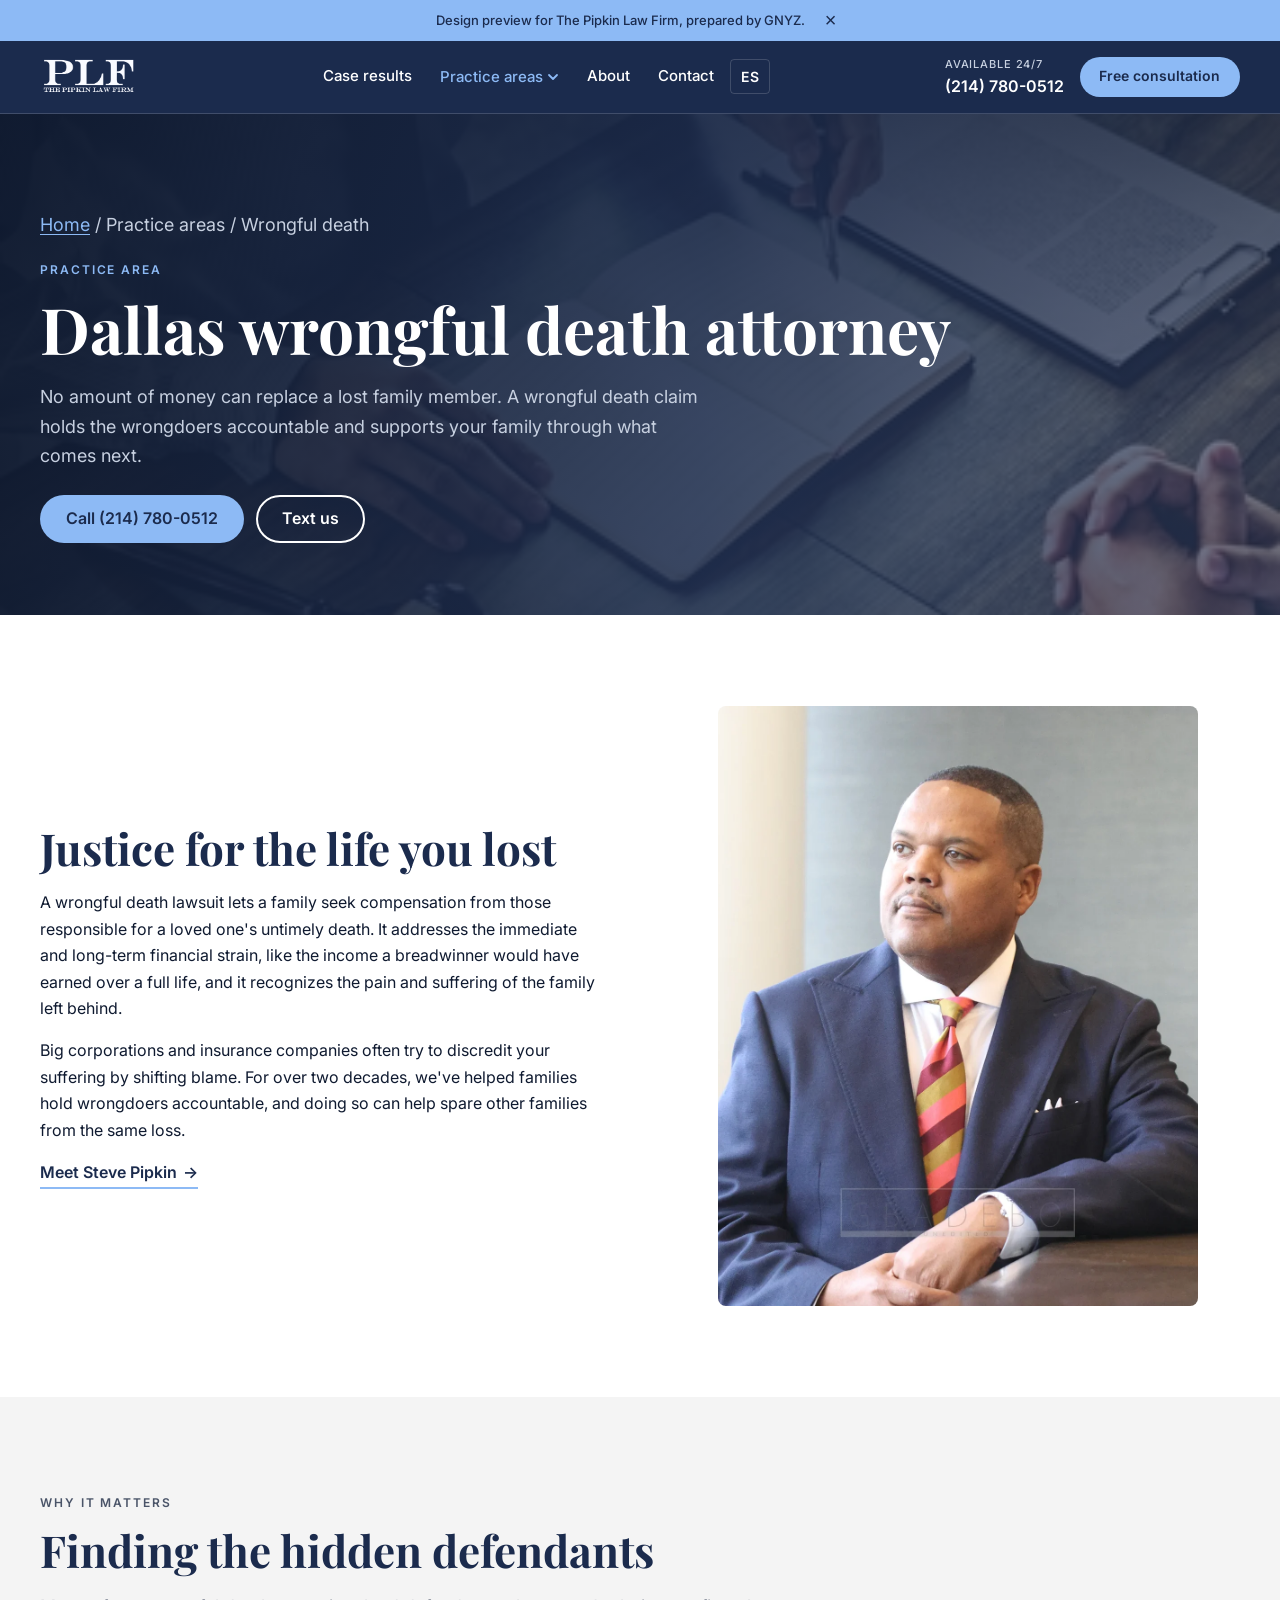
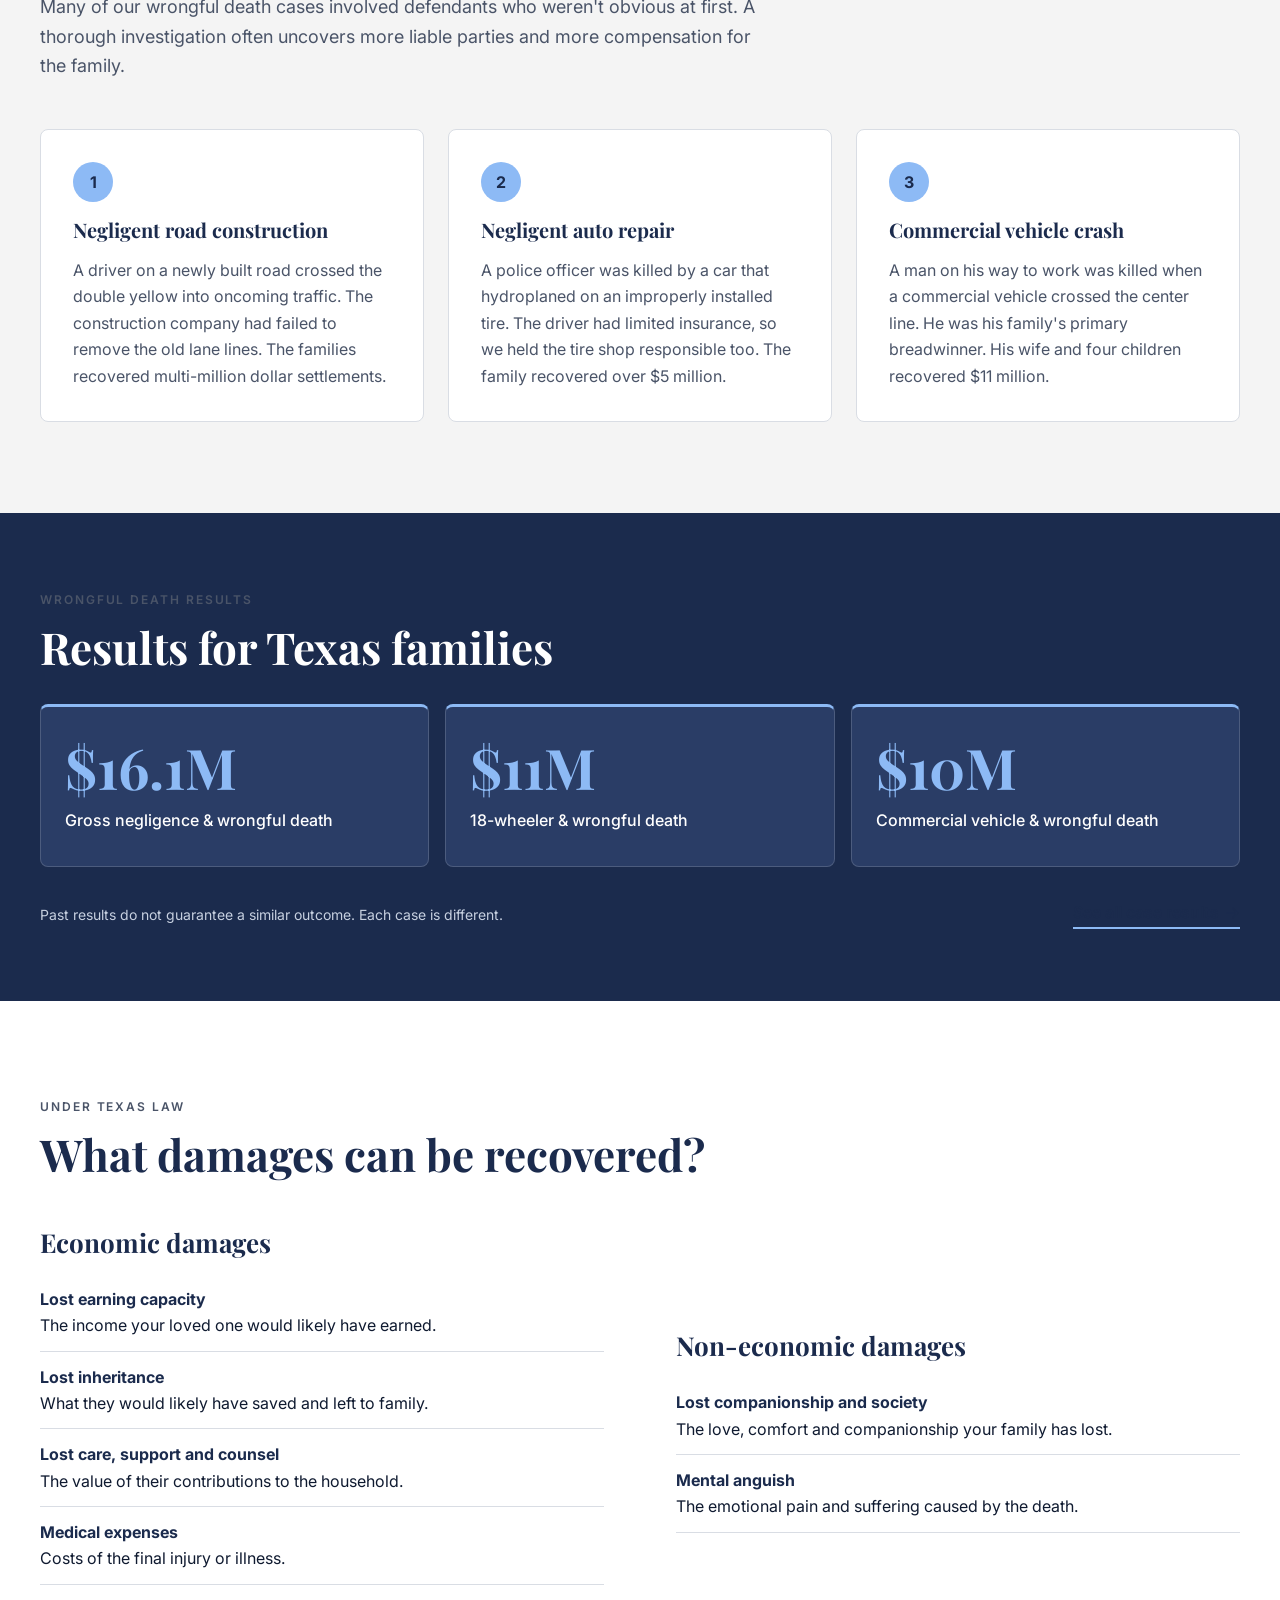
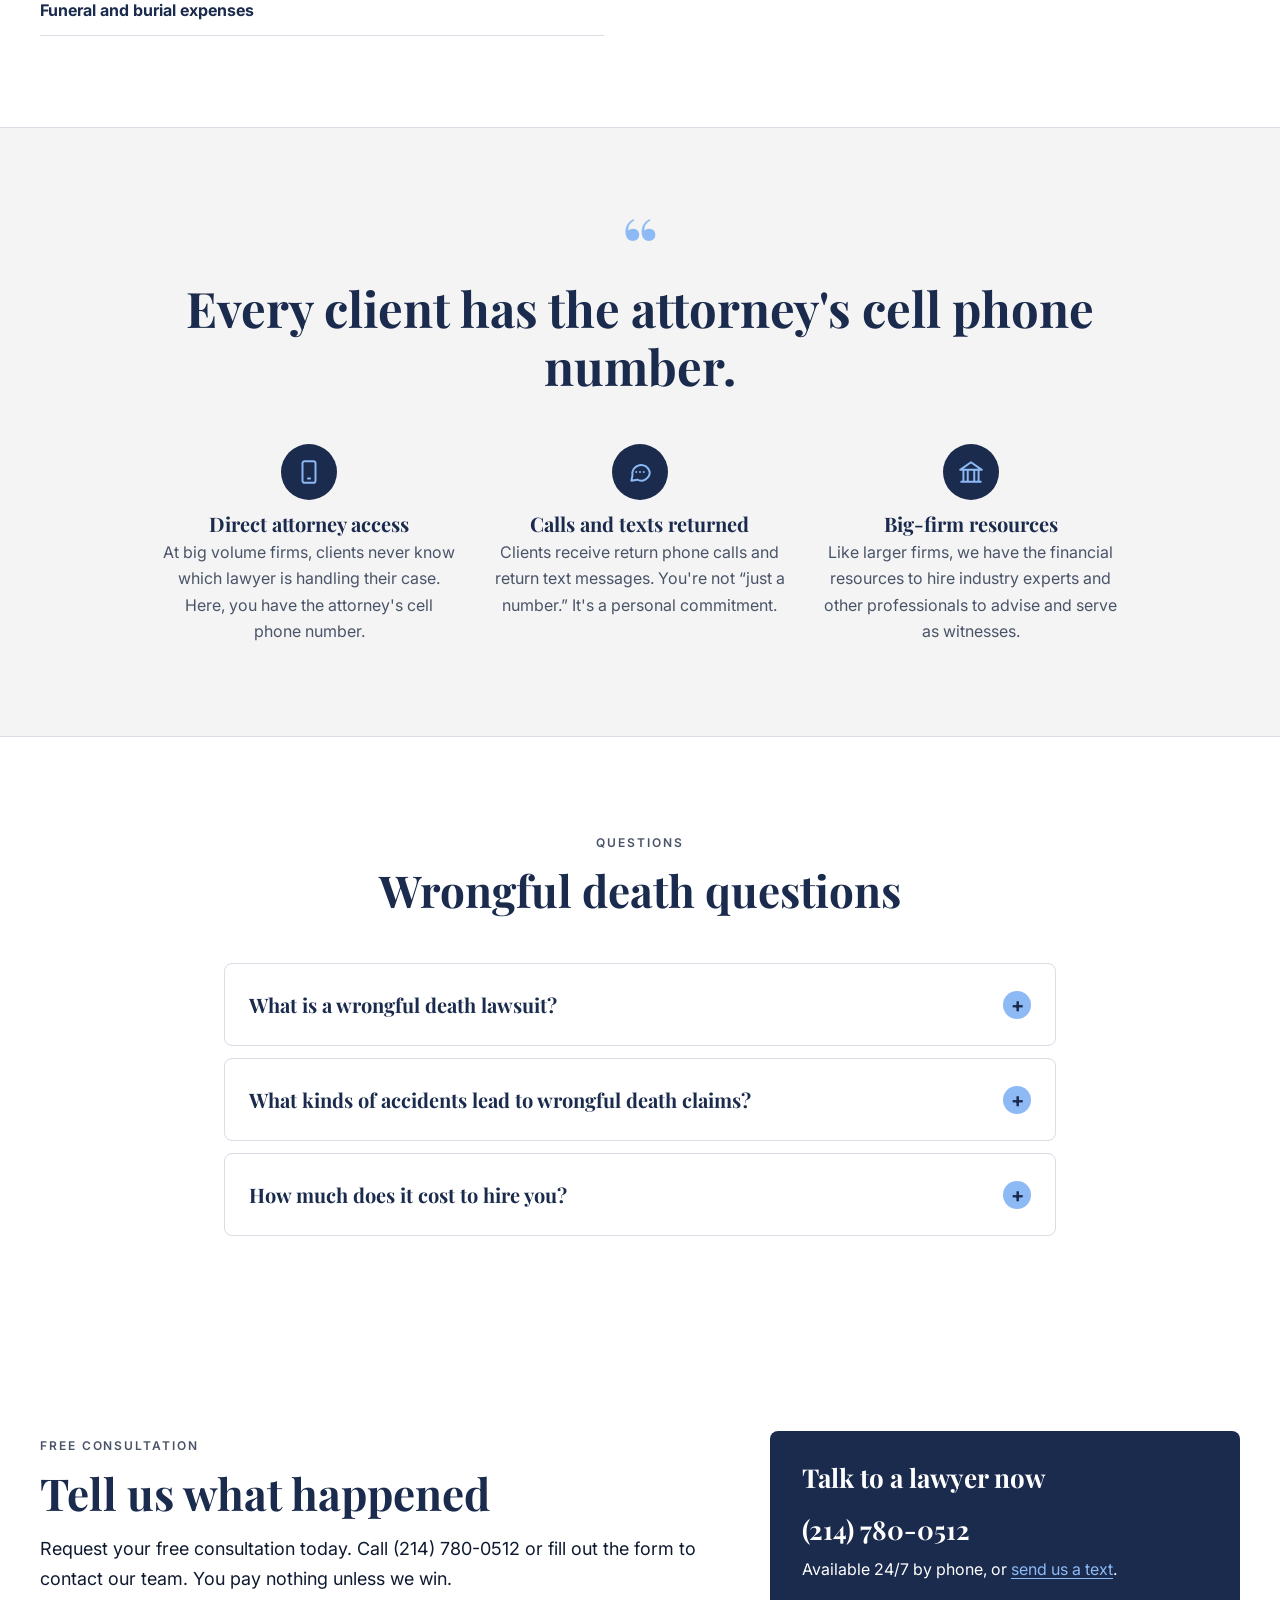
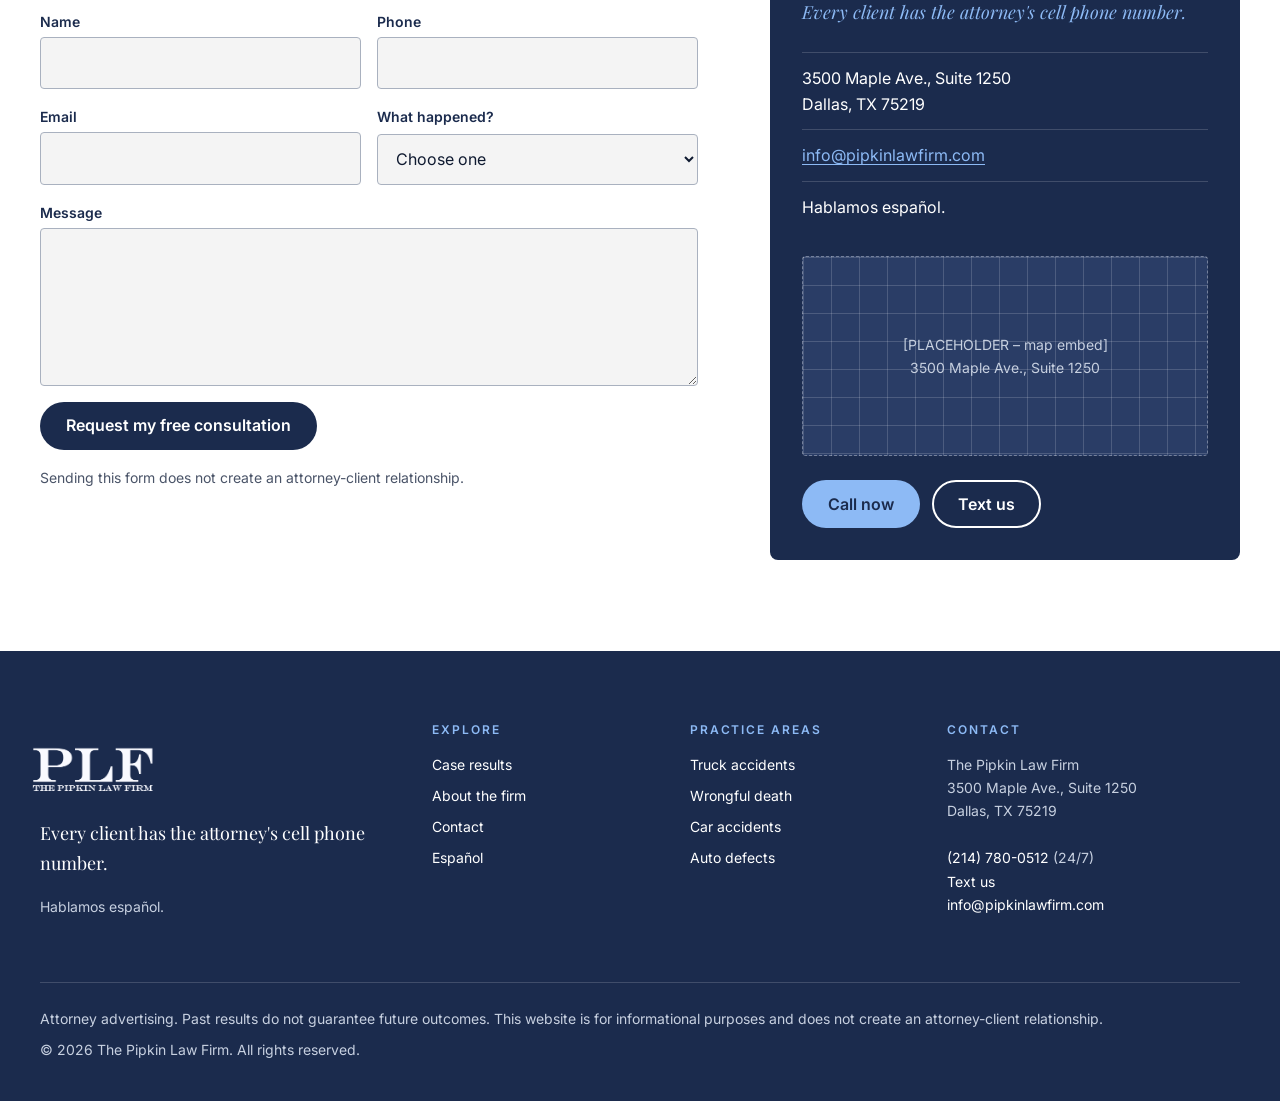
<file: practice/wrongful-death.html>
<!DOCTYPE html>
<html lang="en">
<head>
  <meta charset="utf-8">
  <title>Dallas Wrongful Death Attorney | The Pipkin Law Firm</title>
  <meta name="description" content="Lost a loved one to someone else's negligence? Dallas wrongful death attorney Steve Pipkin helps Texas families hold every responsible party accountable. Free consultation, no fee unless we win.">
  <meta name="viewport" content="width=device-width, initial-scale=1">
  <!-- Preview only: keep this site out of search engines (also set in netlify.toml) -->
  <meta name="robots" content="noindex, nofollow">
  <meta name="theme-color" content="#1B2B4D">
  <link rel="icon" href="/assets/images/plflogo3.png" type="image/png">

  <!-- Fonts: Playfair Display (headings) + Inter (body). Swap here and in css :root -->
  <link rel="preconnect" href="https://fonts.googleapis.com">
  <link rel="preconnect" href="https://fonts.gstatic.com" crossorigin>
  <link rel="stylesheet" href="https://fonts.googleapis.com/css2?family=Inter:wght@400;500;600;700&amp;family=Playfair+Display:ital,wght@0,700;1,400;1,700&amp;display=swap">

  <link rel="stylesheet" href="/css/styles.css">
  <script src="/js/main.js" defer></script>
</head>
<body>
<!-- HEADER START ============================================================
     Identical on every page. Edit once, then find-and-replace everything
     between HEADER START and HEADER END on the other pages.
     The current page is highlighted automatically by js/main.js.
     ========================================================================= -->
<a class="skip-link" href="#main">Skip to main content</a>

<!-- Demo preview banner: delete this div (or see section 5 of styles.css) before launch -->
<div class="demo-banner" role="region" aria-label="Preview notice">
  <span>Design preview for The Pipkin Law Firm, prepared by GNYZ.</span>
  <button class="demo-banner__close" type="button" aria-label="Dismiss preview notice">&times;</button>
</div>

<header class="site-header">
  <div class="container site-header__inner">
    <a class="site-logo" href="/">
      <img src="/assets/images/plflogo3.png" alt="The Pipkin Law Firm, home" width="96" height="72">
    </a>

    <nav class="site-nav" aria-label="Main">
      <ul class="site-nav__list">
        <li><a class="site-nav__link" href="/case-results.html">Case results</a></li>
        <li class="has-dropdown">
          <button class="site-nav__link" type="button" aria-expanded="false" aria-controls="practice-menu">
            Practice areas
            <svg class="site-nav__chevron" viewBox="0 0 12 12" aria-hidden="true" focusable="false"><path d="M2 4l4 4 4-4" fill="none" stroke="currentColor" stroke-width="1.8" stroke-linecap="round" stroke-linejoin="round"/></svg>
          </button>
          <ul class="dropdown" id="practice-menu">
            <li><a href="/practice/truck-accidents.html">Truck accidents</a></li>
            <li><a href="/practice/wrongful-death.html">Wrongful death</a></li>
            <li><a href="/practice/car-accidents.html">Car accidents</a></li>
            <li><a href="/practice/auto-defects.html">Auto defects</a></li>
          </ul>
        </li>
        <li><a class="site-nav__link" href="/about.html">About</a></li>
        <li><a class="site-nav__link" href="/contact.html">Contact</a></li>
        <li><a class="site-nav__link site-nav__link--lang" href="/es/" hreflang="es" lang="es" title="Español">ES<span class="visually-hidden"> (Español)</span></a></li>
      </ul>
    </nav>

    <div class="site-header__actions">
      <a class="header-phone" href="tel:+12147800512"><small>Available 24/7</small>(214) 780-0512</a>
      <a class="btn btn--primary btn--small header-cta" href="/contact.html">Free consultation</a>
      <button class="menu-toggle" type="button" aria-expanded="false" aria-controls="mobile-menu" aria-label="Open menu">
        <span class="menu-toggle__bars" aria-hidden="true"></span>
      </button>
    </div>
  </div>
</header>

<!-- Mobile menu (phones/tablets) -->
<div class="mobile-menu" id="mobile-menu" hidden>
  <nav aria-label="Mobile">
    <ul>
      <li><a href="/">Home</a></li>
      <li><a href="/case-results.html">Case results</a></li>
      <li><span class="mobile-menu__label">Practice areas</span>
        <ul class="mobile-menu__sub">
          <li><a href="/practice/truck-accidents.html">Truck accidents</a></li>
          <li><a href="/practice/wrongful-death.html">Wrongful death</a></li>
          <li><a href="/practice/car-accidents.html">Car accidents</a></li>
          <li><a href="/practice/auto-defects.html">Auto defects</a></li>
        </ul>
      </li>
      <li><a href="/about.html">About</a></li>
      <li><a href="/contact.html">Contact</a></li>
      <li><a href="/es/" hreflang="es" lang="es">Español</a></li>
    </ul>
    <a class="btn btn--primary btn--block" href="/contact.html">Free consultation</a>
  </nav>
</div>

<!-- Persistent Call / Text bar (phones/tablets only) -->
<nav class="mobile-bar" aria-label="Call or text us">
  <a class="btn btn--primary" href="tel:+12147800512">
    <svg viewBox="0 0 24 24" aria-hidden="true" focusable="false"><path fill="currentColor" d="M6.6 10.8a15.1 15.1 0 0 0 6.6 6.6l2.2-2.2a1 1 0 0 1 1-.25 11.4 11.4 0 0 0 3.6.57 1 1 0 0 1 1 1V20a1 1 0 0 1-1 1A17 17 0 0 1 3 4a1 1 0 0 1 1-1h3.5a1 1 0 0 1 1 1c0 1.25.2 2.45.57 3.57a1 1 0 0 1-.25 1z"/></svg>
    Call
  </a>
  <a class="btn btn--outline-light" href="sms:+12147800512">
    <svg viewBox="0 0 24 24" aria-hidden="true" focusable="false"><path fill="currentColor" d="M4 3h16a2 2 0 0 1 2 2v11a2 2 0 0 1-2 2H8l-4 4V5a2 2 0 0 1 2-2z" opacity=".9"/></svg>
    Text
  </a>
</nav>
<!-- HEADER END ============================================================= -->

<!-- Practice page built from the truck-accidents.html template.
     Copy adapted from pipkinlawfirm.com/wrongfuldeath.html. -->
<main id="main">
  <section class="page-hero page-hero--image">
    <img class="page-hero__bg" src="/assets/images/wrongful-death.jpg" alt="" width="400" height="301">
    <div class="container">
      <p class="breadcrumb"><a href="/">Home</a> / Practice areas / Wrongful death</p>
      <span class="eyebrow">Practice area</span>
      <h1>Dallas wrongful death attorney</h1>
      <p>No amount of money can replace a lost family member. A wrongful death claim holds the wrongdoers accountable and supports your family through what comes next.</p>
      <div class="btn-row mt-lg">
        <a class="btn btn--primary" href="tel:+12147800512">Call (214) 780-0512</a>
        <a class="btn btn--outline-light" href="sms:+12147800512">Text us</a>
      </div>
    </div>
  </section>

  <!-- Intro -->
  <section class="section section--white">
    <div class="container split">
      <div class="prose reveal">
        <h2>Justice for the life you lost</h2>
        <p>A wrongful death lawsuit lets a family seek compensation from those responsible for a loved one's untimely death. It addresses the immediate and long-term financial strain, like the income a breadwinner would have earned over a full life, and it recognizes the pain and suffering of the family left behind.</p>
        <p>Big corporations and insurance companies often try to discredit your suffering by shifting blame. For over two decades, we've helped families hold wrongdoers accountable, and doing so can help spare other families from the same loss.</p>
        <a class="arrow-link" href="/about.html">Meet Steve Pipkin</a>
      </div>
      <div class="reveal">
        <img class="content-img" src="/assets/images/pipkinsoso03.webp" alt="Steve Pipkin in a navy suit seated at a conference table" width="2000" height="1333" loading="lazy">
      </div>
    </div>
  </section>

  <!-- Why these cases are different: hidden defendants -->
  <section class="section">
    <div class="container">
      <div class="section-head">
        <span class="eyebrow">Why it matters</span>
        <h2>Finding the hidden defendants</h2>
        <p>Many of our wrongful death cases involved defendants who weren't obvious at first. A thorough investigation often uncovers more liable parties and more compensation for the family.</p>
      </div>
      <ul class="feature-grid">
        <li class="reveal">
          <div class="feature">
            <span class="feature__num" aria-hidden="true">1</span>
            <h3>Negligent road construction</h3>
            <p>A driver on a newly built road crossed the double yellow into oncoming traffic. The construction company had failed to remove the old lane lines. The families recovered multi-million dollar settlements.</p>
          </div>
        </li>
        <li class="reveal">
          <div class="feature">
            <span class="feature__num" aria-hidden="true">2</span>
            <h3>Negligent auto repair</h3>
            <p>A police officer was killed by a car that hydroplaned on an improperly installed tire. The driver had limited insurance, so we held the tire shop responsible too. The family recovered over $5 million.</p>
          </div>
        </li>
        <li class="reveal">
          <div class="feature">
            <span class="feature__num" aria-hidden="true">3</span>
            <h3>Commercial vehicle crash</h3>
            <p>A man on his way to work was killed when a commercial vehicle crossed the center line. He was his family's primary breadwinner. His wife and four children recovered $11 million.</p>
          </div>
        </li>
      </ul>
    </div>
  </section>

  <!-- Results for this practice area -->
  <section class="results-strip" aria-labelledby="wd-results-heading">
    <div class="container">
      <div class="section-head">
        <span class="eyebrow">Wrongful death results</span>
        <h2 id="wd-results-heading">Results for Texas families</h2>
      </div>
      <ul class="stat-grid stat-grid--3">
        <li class="stat-card reveal">
          <span class="stat-card__value" data-count="17.5" data-prefix="$" data-suffix="M">$17.5M</span>
          <span class="stat-card__label">Gross negligence &amp; wrongful death</span>
        </li>
        <li class="stat-card reveal">
          <span class="stat-card__value" data-count="12" data-prefix="$" data-suffix="M">$12M</span>
          <span class="stat-card__label">18-wheeler &amp; wrongful death</span>
        </li>
        <li class="stat-card reveal">
          <span class="stat-card__value" data-count="11" data-prefix="$" data-suffix="M">$11M</span>
          <span class="stat-card__label">Commercial vehicle &amp; wrongful death</span>
        </li>
      </ul>
      <div class="results-strip__footer">
        <p class="disclaimer">Past results do not guarantee a similar outcome. Each case is different.</p>
        <a class="arrow-link" href="/case-results.html">See all case results</a>
      </div>
    </div>
  </section>

  <!-- Damages -->
  <section class="section section--white">
    <div class="container">
      <div class="section-head">
        <span class="eyebrow">Under Texas law</span>
        <h2>What damages can be recovered?</h2>
      </div>
      <div class="split">
        <div class="reveal">
          <h3>Economic damages</h3>
          <ul class="credential-list">
            <li><strong>Lost earning capacity</strong>The income your loved one would likely have earned.</li>
            <li><strong>Lost inheritance</strong>What they would likely have saved and left to family.</li>
            <li><strong>Lost care, support and counsel</strong>The value of their contributions to the household.</li>
            <li><strong>Medical expenses</strong>Costs of the final injury or illness.</li>
            <li><strong>Funeral and burial expenses</strong></li>
          </ul>
        </div>
        <div class="reveal">
          <h3>Non-economic damages</h3>
          <ul class="credential-list">
            <li><strong>Lost companionship and society</strong>The love, comfort and companionship your family has lost.</li>
            <li><strong>Mental anguish</strong>The emotional pain and suffering caused by the death.</li>
          </ul>
        </div>
      </div>
    </div>
  </section>

  <!-- ===== CELL PHONE PROMISE BAND ===== -->
  <section class="section promise" aria-labelledby="promise-heading">
    <div class="container">
      <h2 class="visually-hidden" id="promise-heading">Our promise</h2>
      <p class="promise__quote reveal">Every client has the attorney's cell phone number.</p>
      <ul class="promise__points">
        <li class="reveal">
          <span class="promise__icon" aria-hidden="true">
            <svg viewBox="0 0 24 24" fill="none" stroke="currentColor" stroke-width="1.8" stroke-linecap="round" stroke-linejoin="round"><rect x="6" y="2" width="12" height="20" rx="2"/><path d="M11 18h2"/></svg>
          </span>
          <h3>Direct attorney access</h3>
          <p>At big volume firms, clients never know which lawyer is handling their case. Here, you have the attorney's cell phone number.</p>
        </li>
        <li class="reveal">
          <span class="promise__icon" aria-hidden="true">
            <svg viewBox="0 0 24 24" fill="none" stroke="currentColor" stroke-width="1.8" stroke-linecap="round" stroke-linejoin="round"><path d="M21 12a8 8 0 0 1-11.6 7.1L4 20l1-4.6A8 8 0 1 1 21 12z"/><path d="M8.5 12h.01M12 12h.01M15.5 12h.01"/></svg>
          </span>
          <h3>Calls and texts returned</h3>
          <p>Clients receive return phone calls and return text messages. You're not “just a number.” It's a personal commitment.</p>
        </li>
        <li class="reveal">
          <span class="promise__icon" aria-hidden="true">
            <svg viewBox="0 0 24 24" fill="none" stroke="currentColor" stroke-width="1.8" stroke-linecap="round" stroke-linejoin="round"><path d="M3 21h18M5 21V10M19 21V10M9 21V10M15 21V10M2 10l10-7 10 7z"/></svg>
          </span>
          <h3>Big-firm resources</h3>
          <p>Like larger firms, we have the financial resources to hire industry experts and other professionals to advise and serve as witnesses.</p>
        </li>
      </ul>
    </div>
  </section>

  <!-- Mini FAQ -->
  <section class="section section--white" aria-labelledby="wd-faq-heading">
    <div class="container">
      <div class="section-head section-head--center">
        <span class="eyebrow">Questions</span>
        <h2 id="wd-faq-heading">Wrongful death questions</h2>
      </div>
      <div class="faq">
        <details>
          <summary>What is a wrongful death lawsuit?</summary>
          <div class="faq__answer"><p>In Texas, it's a civil case about compensation, not punishment. It's separate from any criminal case, and you can file one even if the person who caused the death didn't break any laws.</p></div>
        </details>
        <details>
          <summary>What kinds of accidents lead to wrongful death claims?</summary>
          <div class="faq__answer"><p>Truck accidents, plant explosions, workplace accidents, negligent security, defective products, medical malpractice, car accidents and defective tires, among others. How the death happened determines the type of claim and the proof needed.</p></div>
        </details>
        <details>
          <summary>How much does it cost to hire you?</summary>
          <div class="faq__answer"><p>Nothing up front. We work on a contingency fee and advance the litigation costs. You pay nothing unless we win, and your consultation is free.</p></div>
        </details>
      </div>
    </div>
  </section>

  <!-- ===== CONTACT CTA =================================================
       Front-end only. data-netlify="true" lets Netlify Forms collect
       submissions once deployed (Site > Forms in the Netlify dashboard).
       ================================================================== -->
  <section class="section contact-cta" id="contact" aria-labelledby="contact-heading">
    <div class="container">
      <div class="contact-grid">
        <div class="reveal">
          <span class="eyebrow">Free consultation</span>
          <h2 id="contact-heading">Tell us what happened</h2>
          <p class="lead">Request your free consultation today. Call (214) 780-0512 or fill out the form to contact our team. You pay nothing unless we win.</p>

          <form class="form" name="contact" method="POST" data-netlify="true" netlify-honeypot="bot-field">
            <input type="hidden" name="form-name" value="contact">
            <p class="form__hp"><label>Leave this empty: <input name="bot-field"></label></p>

            <div class="form__row">
              <div class="form__field">
                <label for="cf-name">Name</label>
                <input id="cf-name" name="name" type="text" autocomplete="name" required>
              </div>
              <div class="form__field">
                <label for="cf-phone">Phone</label>
                <input id="cf-phone" name="phone" type="tel" autocomplete="tel" required>
              </div>
            </div>
            <div class="form__row">
              <div class="form__field">
                <label for="cf-email">Email</label>
                <input id="cf-email" name="email" type="email" autocomplete="email">
              </div>
              <div class="form__field">
                <label for="cf-type">What happened?</label>
                <select id="cf-type" name="case-type" required>
                  <option value="">Choose one</option>
                  <option value="truck">Truck or 18-wheeler accident</option>
                  <option value="car">Car accident</option>
                  <option value="wrongful-death">Wrongful death</option>
                  <option value="auto-defect">Auto defect</option>
                  <option value="premises">Premises injury</option>
                  <option value="other">Something else</option>
                </select>
              </div>
            </div>
            <div class="form__field">
              <label for="cf-message">Message</label>
              <textarea id="cf-message" name="message" rows="5"></textarea>
            </div>
            <div>
              <button class="btn btn--secondary" type="submit">Request my free consultation</button>
            </div>
            <p class="form__note">Sending this form does not create an attorney-client relationship.</p>
          </form>
        </div>

        <aside class="contact-card reveal" aria-label="Contact details">
          <h3>Talk to a lawyer now</h3>
          <a class="contact-card__phone" href="tel:+12147800512">(214) 780-0512</a>
          <p>Available 24/7 by phone, or <a href="sms:+12147800512">send us a text</a>.</p>
          <p class="contact-card__promise">Every client has the attorney's cell phone number.</p>
          <ul class="contact-card__list">
            <li>
              <address>3500 Maple Ave., Suite 1250<br>Dallas, TX 75219</address>
            </li>
            <li><a href="mailto:info@pipkinlawfirm.com">info@pipkinlawfirm.com</a></li>
            <li lang="es">Hablamos español.</li>
          </ul>
          <!-- MAP PLACEHOLDER: replace with a Google Maps embed (iframe) later -->
          <div class="map-placeholder" role="img" aria-label="Map placeholder for 3500 Maple Ave., Dallas">
            [PLACEHOLDER – map embed]<br>3500 Maple Ave., Suite 1250
          </div>
          <div class="btn-row">
            <a class="btn btn--primary" href="tel:+12147800512">Call now</a>
            <a class="btn btn--outline-light" href="sms:+12147800512">Text us</a>
          </div>
        </aside>
      </div>
    </div>
  </section>
</main>

<!-- FOOTER START ============================================================
     Identical on every page. Copyright year is filled in by js/main.js.
     ========================================================================= -->
<footer class="site-footer">
  <div class="container">
    <div class="footer-grid">
      <div>
        <a class="footer-logo" href="/"><img src="/assets/images/plflogo3.png" alt="The Pipkin Law Firm, home" width="128" height="96" loading="lazy"></a>
        <p class="footer-tagline">Every client has the attorney's cell phone number.</p>
        <p>Hablamos español.</p>
      </div>

      <nav aria-label="Footer">
        <h2>Explore</h2>
        <ul class="footer-links">
          <li><a href="/case-results.html">Case results</a></li>
          <li><a href="/about.html">About the firm</a></li>
          <li><a href="/contact.html">Contact</a></li>
          <li><a href="/es/" hreflang="es" lang="es">Español</a></li>
        </ul>
      </nav>

      <div>
        <h2>Practice areas</h2>
        <ul class="footer-links">
          <li><a href="/practice/truck-accidents.html">Truck accidents</a></li>
          <li><a href="/practice/wrongful-death.html">Wrongful death</a></li>
          <li><a href="/practice/car-accidents.html">Car accidents</a></li>
          <li><a href="/practice/auto-defects.html">Auto defects</a></li>
        </ul>
      </div>

      <div>
        <h2>Contact</h2>
        <address>
          The Pipkin Law Firm<br>
          3500 Maple Ave., Suite 1250<br>
          Dallas, TX 75219
        </address>
        <p class="mt-lg">
          <a href="tel:+12147800512">(214) 780-0512</a> (24/7)<br>
          <a href="sms:+12147800512">Text us</a><br>
          <a href="mailto:info@pipkinlawfirm.com">info@pipkinlawfirm.com</a>
        </p>
      </div>
    </div>

    <div class="footer-legal">
      <p>Attorney advertising. Past results do not guarantee future outcomes. This website is for informational purposes and does not create an attorney-client relationship.</p>
      <p>&copy; <span data-year>2026</span> The Pipkin Law Firm. All rights reserved.</p>
    </div>
  </div>
</footer>
<!-- FOOTER END ============================================================= -->
</body>
</html>
</file>
<file: css/styles.css>
/* ==========================================================================
   The Pipkin Law Firm: design preview stylesheet
   --------------------------------------------------------------------------
   HOW THIS FILE IS ORGANIZED
    1. Design tokens (colors, fonts, spacing, radii). Restyle from here.
    2. Reset and base elements
    3. Layout helpers (container, section, grid)
    4. Buttons and links
    5. Demo preview banner (remove for launch)
    6. Header, nav, dropdown, mobile menu, mobile call/text bar
    7. Hero
    8. Results strip (stat cards)
    9. Origin story ("I used to defend them")
   10. Cell phone promise band
   11. Practice area cards
   12. Team carousel (Slick overrides and curve effect)
   13. Testimonials
   14. Awards badges
   15. FAQ accordion
   16. Contact CTA and form
   17. Footer
   18. Inner pages (page hero, case results, timeline, practice page)
   19. Scroll reveal animation
   20. Utilities and reduced motion

   Mobile-first: base styles are for phones; media queries add larger layouts.
   Breakpoints used: 480px, 768px, 992px, 1200px.
   ========================================================================== */


/* ==========================================================================
   1. DESIGN TOKENS
   ========================================================================== */
:root {
  /* ---- Brand colors --------------------------------------------------------
     Sampled from the palette swatch image, so these hex values are
     APPROXIMATE. Swap in the exact brand values when you have them.
     Contrast checks (WCAG AA needs 4.5:1 for body text):
       navy on off-white   ~12.7:1  pass
       white on navy       ~14.0:1  pass
       navy on sky         ~7.0:1   pass (primary buttons)
       sky on navy         ~7.0:1   pass (links/stats on dark sections)
       white on sky        ~2.0:1   FAIL: never use white text on sky.
       sky on off-white    ~1.9:1   FAIL: don't use sky for text on light bg. */
  --navy:        #1B2B4D;  /* APPROX. Primary: header, footer, headings, hero overlay */
  --off-white:   #F4F4F4;  /* APPROX. Page background, light sections */
  --sky:         #8DBAF5;  /* APPROX. Accent: buttons, highlights, carousel backing */
  --navy-ink:    #0F1A30;  /* APPROX. Darker navy: body text on light bg, hover */
  --white:       #FFFFFF;

  /* Derived tints (decorative only, never used for text contrast) */
  --sky-light:   #C9DEFB;  /* lighter sky: alternating team card backing */
  --sky-pale:    #E8F1FD;  /* very light sky: subtle highlights */
  --navy-soft:   #2A3D66;  /* slightly lighter navy: cards on navy sections */
  --gray-text:   #4A5468;  /* secondary text on light bg (~7.4:1 on off-white) */
  --gray-line:   #D9DDE4;  /* hairline borders on light bg */
  --line-dark:   rgba(255, 255, 255, 0.16); /* hairline borders on navy */
  --text-on-dark-muted: #C7D0E0; /* muted text on navy (~9:1) */

  /* ---- Typography ---------------------------------------------------------
     Fonts load from Google Fonts in each page's <head>. To swap a font,
     change the <link> there and the family name here. */
  --font-serif: "Playfair Display", Georgia, "Times New Roman", serif;
  --font-sans:  "Inter", system-ui, -apple-system, "Segoe UI", Roboto, sans-serif;

  --fs-eyebrow: 0.75rem;   /* 12px small uppercase labels */
  --fs-small:   0.875rem;  /* 14px */
  --fs-body:    1rem;      /* 16px */
  --fs-lead:    1.125rem;  /* 18px intro paragraphs */
  --fs-h4:      1.25rem;
  --fs-h3:      clamp(1.375rem, 1.2rem + 0.6vw, 1.625rem);
  --fs-h2:      clamp(1.875rem, 1.5rem + 1.6vw, 2.75rem);
  --fs-h1:      clamp(2.25rem, 1.6rem + 3vw, 4rem);
  --fs-stat:    clamp(2.5rem, 2rem + 2vw, 3.5rem);
  --fs-quote:   clamp(1.75rem, 1.3rem + 2.2vw, 3.25rem);

  --lh-tight:   1.15;
  --lh-body:    1.65;
  --tracking-eyebrow: 0.16em;

  /* ---- Spacing scale ---------------------------------------------------- */
  --space-2xs: 0.25rem;
  --space-xs:  0.5rem;
  --space-sm:  0.75rem;
  --space-md:  1rem;
  --space-lg:  1.5rem;
  --space-xl:  2rem;
  --space-2xl: 3rem;
  --space-3xl: 4.5rem;
  --space-4xl: 6rem;
  --section-pad: clamp(3.5rem, 2.5rem + 4vw, 6.5rem); /* vertical section padding */
  --gutter:    1rem;          /* side padding on phones */
  --container: 1200px;        /* max content width */
  --container-narrow: 800px;

  /* ---- Radii ------------------------------------------------------------ */
  --radius-sm:   4px;
  --radius-md:   8px;
  --radius-lg:   14px;
  --radius-pill: 999px;
  --radius-card: 0;           /* team cards: square corners, per ALH reference */

  /* ---- Effects ---------------------------------------------------------- */
  --shadow-sm: 0 1px 3px rgba(15, 26, 48, 0.08);
  --shadow-md: 0 8px 24px rgba(15, 26, 48, 0.12);
  --focus-ring: 0 0 0 3px var(--white), 0 0 0 6px var(--navy);
  /* Hero text sits directly on the video (no overlay), which has both
     near-black and near-white areas in every frame, so no single text
     color works. White text + a soft navy shadow reads on both. */
  --hero-text-shadow: 0 1px 2px rgba(15, 26, 48, 0.9), 0 2px 10px rgba(15, 26, 48, 0.75), 0 0 32px rgba(15, 26, 48, 0.55);
  --transition: 200ms ease;

  /* ---- Component sizes -------------------------------------------------- */
  --header-h: 72px;           /* sticky header height */
  --mobile-bar-h: 64px;       /* bottom Call/Text bar on phones */
  --team-caption-h: 5.5rem;   /* fixed height of name/title under team photos */
  --team-curve-h: 48px;       /* depth of the carousel's top/bottom curves */
}

@media (min-width: 768px) {
  :root { --gutter: 2rem; }
}


/* ==========================================================================
   2. RESET AND BASE
   ========================================================================== */
*, *::before, *::after { box-sizing: border-box; }

html {
  -webkit-text-size-adjust: 100%;
  scroll-behavior: smooth;
  scroll-padding-top: calc(var(--header-h) + 1rem); /* anchor links clear the sticky header */
}

body {
  margin: 0;
  font-family: var(--font-sans);
  font-size: var(--fs-body);
  line-height: var(--lh-body);
  color: var(--navy-ink);
  background: var(--off-white);
  overflow-x: hidden; /* safety net against horizontal scroll */
  padding-bottom: var(--mobile-bar-h); /* room for the mobile Call/Text bar */
}
@media (min-width: 992px) {
  body { padding-bottom: 0; }
}

img, video, svg { display: block; max-width: 100%; }
img { height: auto; }

h1, h2, h3, h4 {
  font-family: var(--font-serif);
  font-weight: 700;
  line-height: var(--lh-tight);
  color: var(--navy);
  margin: 0 0 var(--space-md);
  text-wrap: balance;
}
h1 { font-size: var(--fs-h1); }
h2 { font-size: var(--fs-h2); }
h3 { font-size: var(--fs-h3); }
h4 { font-size: var(--fs-h4); }

p { margin: 0 0 var(--space-md); }
ul, ol { margin: 0 0 var(--space-md); padding-left: 1.25rem; }

a { color: var(--navy); text-decoration-thickness: 1px; text-underline-offset: 3px; }
a:hover { color: var(--navy-ink); text-decoration-thickness: 2px; }

/* Visible focus for keyboard users on every interactive element */
:focus-visible {
  outline: none;
  box-shadow: var(--focus-ring);
  border-radius: var(--radius-sm);
}

/* Skip link: hidden until focused */
.skip-link {
  position: absolute;
  left: var(--space-md);
  top: -100px;
  z-index: 1000;
  padding: var(--space-sm) var(--space-md);
  background: var(--sky);
  color: var(--navy);
  font-weight: 600;
  border-radius: var(--radius-sm);
}
.skip-link:focus { top: var(--space-md); }

.visually-hidden {
  position: absolute !important;
  width: 1px; height: 1px;
  padding: 0; margin: -1px;
  overflow: hidden; clip: rect(0 0 0 0);
  white-space: nowrap; border: 0;
}


/* ==========================================================================
   3. LAYOUT HELPERS
   ========================================================================== */
.container {
  width: 100%;
  max-width: calc(var(--container) + var(--gutter) * 2);
  margin-inline: auto;
  padding-inline: var(--gutter);
}
.container--narrow { max-width: calc(var(--container-narrow) + var(--gutter) * 2); }

.section { padding-block: var(--section-pad); }
.section--white { background: var(--white); }
.section--navy  { background: var(--navy); color: var(--white); }
.section--navy h2, .section--navy h3 { color: var(--white); }
.section--navy a:not(.btn) { color: var(--sky); }

/* Section header: eyebrow + heading + intro line */
.section-head { max-width: 46rem; margin-bottom: var(--space-2xl); }
.section-head--center { margin-inline: auto; text-align: center; }
.section-head p { color: var(--gray-text); font-size: var(--fs-lead); }
.section--navy .section-head p { color: var(--text-on-dark-muted); }

/* Small uppercase letter-spaced label above headings */
.eyebrow {
  display: inline-block;
  font-family: var(--font-sans);
  font-size: var(--fs-eyebrow);
  font-weight: 600;
  letter-spacing: var(--tracking-eyebrow);
  text-transform: uppercase;
  color: var(--gray-text);
  margin-bottom: var(--space-sm);
}
.section--navy .eyebrow, .hero .eyebrow, .page-hero .eyebrow { color: var(--sky); }

.lead { font-size: var(--fs-lead); }

/* Two-column split that stacks on phones */
.split {
  display: grid;
  gap: var(--space-2xl);
  align-items: center;
}
@media (min-width: 992px) {
  .split { grid-template-columns: 1fr 1fr; gap: var(--space-3xl); }
  .split--5-7 { grid-template-columns: 5fr 7fr; }
}
.split--top { align-items: start; }

/* Content photo inside a split layout */
.content-img {
  width: 100%;
  max-width: 480px;
  margin-inline: auto;
  aspect-ratio: 4 / 5;
  object-fit: cover;
  border-radius: var(--radius-md);
}


/* ==========================================================================
   4. BUTTONS AND LINKS
   ========================================================================== */
.btn {
  display: inline-flex;
  align-items: center;
  justify-content: center;
  gap: var(--space-xs);
  min-height: 48px;               /* comfortable tap target */
  padding: 0.75rem 1.5rem;
  font-family: var(--font-sans);
  font-size: var(--fs-body);
  font-weight: 600;
  line-height: 1.2;
  text-decoration: none;
  border: 2px solid transparent;
  border-radius: var(--radius-pill);
  cursor: pointer;
  transition: background var(--transition), color var(--transition), border-color var(--transition), transform var(--transition);
}
.btn:hover { text-decoration: none; transform: translateY(-1px); }
.btn svg { width: 1.1em; height: 1.1em; flex: none; }

/* Primary: sky background, navy text (~7:1) */
.btn--primary { background: var(--sky); color: var(--navy); }
.btn--primary:hover { background: var(--white); color: var(--navy); }

/* Secondary: navy background, white text (~14:1) */
.btn--secondary { background: var(--navy); color: var(--white); }
.btn--secondary:hover { background: var(--navy-ink); color: var(--white); }

/* Outline on dark backgrounds (hero, navy sections) */
.btn--outline-light { background: transparent; color: var(--white); border-color: var(--white); }
.btn--outline-light:hover { background: var(--white); color: var(--navy); }

/* Outline on light backgrounds */
.btn--outline { background: transparent; color: var(--navy); border-color: var(--navy); }
.btn--outline:hover { background: var(--navy); color: var(--white); }

.btn--small { min-height: 40px; padding: 0.5rem 1.1rem; font-size: var(--fs-small); }
.btn--block { width: 100%; }

.btn-row { display: flex; flex-wrap: wrap; gap: var(--space-sm); }

/* Text link with arrow ("Meet Steve →") */
.arrow-link {
  display: inline-flex;
  align-items: center;
  gap: 0.4em;
  font-weight: 600;
  color: var(--navy);
  text-decoration: none;
  border-bottom: 2px solid var(--sky);
  padding-bottom: 2px;
}
.arrow-link::after { content: "\2192"; transition: transform var(--transition); }
.arrow-link:hover::after { transform: translateX(4px); }
.section--navy .arrow-link { color: var(--white); }


/* ==========================================================================
   5. DEMO PREVIEW BANNER
   To remove for launch: delete the <div class="demo-banner"> element from
   the header block on each page, or just uncomment the line below.
   ========================================================================== */
/* .demo-banner { display: none !important; } */
.demo-banner {
  display: flex;
  align-items: center;
  justify-content: center;
  gap: var(--space-sm);
  padding: 0.4rem var(--gutter);
  background: var(--sky);
  color: var(--navy);
  font-size: 0.8125rem;
  font-weight: 500;
  text-align: center;
}
.demo-banner[hidden] { display: none; }
.demo-banner__close {
  flex: none;
  width: 28px; height: 28px;
  display: grid; place-items: center;
  background: transparent;
  border: 0;
  border-radius: 50%;
  color: var(--navy);
  font-size: 1.25rem;
  line-height: 1;
  cursor: pointer;
}
.demo-banner__close:hover { background: rgba(27, 43, 77, 0.12); }

/* Spanish review banner (es/index.html only) */
.draft-banner {
  padding: var(--space-sm) var(--gutter);
  background: #FFF4CC;
  color: var(--navy-ink);
  font-weight: 600;
  text-align: center;
  border-bottom: 1px solid #E6D48A;
}


/* ==========================================================================
   6. HEADER AND NAVIGATION
   ========================================================================== */
.site-header {
  position: sticky;
  top: 0;
  z-index: 100;
  background: var(--navy);
  color: var(--white);
  border-bottom: 1px solid var(--line-dark);
}
.site-header__inner {
  display: flex;
  align-items: center;
  justify-content: space-between;
  gap: var(--space-md);
  height: var(--header-h);
}

/* Logo: the PNG is white on transparent, with built-in padding, so it's
   scaled a little larger than it looks. */
.site-logo { flex: none; display: block; }
.site-logo img { width: 96px; height: 72px; object-fit: contain; }

/* Desktop nav (hidden on phones; see mobile menu below) */
.site-nav { display: none; }
.site-nav__list {
  display: flex;
  align-items: center;
  gap: var(--space-2xs);
  margin: 0; padding: 0;
  list-style: none;
}
.site-nav__link {
  display: inline-flex;
  align-items: center;
  gap: 0.3em;
  padding: 0.5rem 0.75rem;
  color: var(--white);
  font-size: 0.9375rem;
  font-weight: 500;
  text-decoration: none;
  background: none;
  border: 0;
  border-radius: var(--radius-sm);
  font-family: inherit;
  cursor: pointer;
}
.site-nav__link:hover { color: var(--sky); text-decoration: none; }
.site-nav__link[aria-current="page"] { color: var(--sky); }
.site-nav__link--lang {
  border: 1px solid var(--line-dark);
  font-size: var(--fs-small);
  font-weight: 600;
  letter-spacing: 0.05em;
  padding: 0.3rem 0.6rem;
}
.site-nav__chevron { width: 12px; height: 12px; transition: transform var(--transition); }

/* Practice areas dropdown */
.has-dropdown { position: relative; }
.dropdown {
  position: absolute;
  top: calc(100% + 8px);
  left: 0;
  min-width: 250px;
  margin: 0; padding: var(--space-xs);
  list-style: none;
  background: var(--white);
  border-radius: var(--radius-md);
  box-shadow: var(--shadow-md);
  opacity: 0;
  visibility: hidden;
  transform: translateY(-4px);
  transition: opacity var(--transition), transform var(--transition), visibility var(--transition);
}
.has-dropdown.is-open .dropdown { opacity: 1; visibility: visible; transform: none; }
.has-dropdown.is-open .site-nav__chevron { transform: rotate(180deg); }
.dropdown a {
  display: block;
  padding: 0.55rem 0.8rem;
  color: var(--navy);
  font-size: 0.9375rem;
  text-decoration: none;
  border-radius: var(--radius-sm);
}
.dropdown a:hover, .dropdown a[aria-current="page"] { background: var(--sky-pale); }

/* Right side: phone + consultation button */
.site-header__actions { display: flex; align-items: center; gap: var(--space-md); }
.header-phone {
  display: none;
  color: var(--white);
  font-weight: 600;
  text-decoration: none;
  white-space: nowrap;
}
.header-phone small {
  display: block;
  font-size: 0.6875rem;
  font-weight: 500;
  letter-spacing: 0.08em;
  text-transform: uppercase;
  color: var(--text-on-dark-muted);
}
.header-phone:hover { color: var(--sky); }
.header-cta { display: none; }

/* Hamburger button (phones and tablets) */
.menu-toggle {
  display: grid;
  place-items: center;
  width: 48px; height: 48px;
  padding: 0;
  background: transparent;
  border: 1px solid var(--line-dark);
  border-radius: var(--radius-md);
  color: var(--white);
  cursor: pointer;
}
.menu-toggle__bars, .menu-toggle__bars::before, .menu-toggle__bars::after {
  display: block;
  width: 22px; height: 2px;
  background: currentColor;
  border-radius: 2px;
  transition: transform var(--transition), opacity var(--transition);
}
.menu-toggle__bars { position: relative; }
.menu-toggle__bars::before, .menu-toggle__bars::after { content: ""; position: absolute; left: 0; }
.menu-toggle__bars::before { top: -7px; }
.menu-toggle__bars::after  { top: 7px; }
.menu-toggle[aria-expanded="true"] .menu-toggle__bars { background: transparent; }
.menu-toggle[aria-expanded="true"] .menu-toggle__bars::before { transform: translateY(7px) rotate(45deg); }
.menu-toggle[aria-expanded="true"] .menu-toggle__bars::after  { transform: translateY(-7px) rotate(-45deg); }

/* Mobile menu panel */
.mobile-menu {
  position: fixed;
  inset: var(--header-h) 0 0 0;
  z-index: 99;
  overflow-y: auto;
  padding: var(--space-lg) var(--gutter) calc(var(--mobile-bar-h) + var(--space-xl));
  background: var(--navy);
  border-top: 1px solid var(--line-dark);
}
.mobile-menu[hidden] { display: none; }
.mobile-menu ul { list-style: none; margin: 0; padding: 0; }
.mobile-menu a {
  display: block;
  padding: 0.85rem 0;
  color: var(--white);
  font-size: 1.125rem;
  font-weight: 500;
  text-decoration: none;
  border-bottom: 1px solid var(--line-dark);
}
.mobile-menu a[aria-current="page"] { color: var(--sky); }
.mobile-menu .mobile-menu__sub a { padding-left: var(--space-md); font-size: 1rem; color: var(--text-on-dark-muted); }
.mobile-menu__label {
  display: block;
  padding-top: var(--space-md);
  font-size: var(--fs-eyebrow);
  letter-spacing: var(--tracking-eyebrow);
  text-transform: uppercase;
  color: var(--sky);
}
.mobile-menu .btn { margin-top: var(--space-lg); }
body.menu-open { overflow: hidden; }

/* Persistent bottom Call/Text bar on phones and tablets */
.mobile-bar {
  position: fixed;
  left: 0; right: 0; bottom: 0;
  z-index: 101;
  display: grid;
  grid-template-columns: 1fr 1fr;
  gap: var(--space-xs);
  height: var(--mobile-bar-h);
  padding: var(--space-xs) var(--space-sm);
  padding-bottom: max(var(--space-xs), env(safe-area-inset-bottom));
  background: var(--navy);
  border-top: 1px solid var(--line-dark);
}
.mobile-bar .btn { min-height: 0; height: 100%; }

/* Desktop header layout */
@media (min-width: 768px) {
  .header-phone { display: block; }
}
@media (min-width: 992px) {
  .site-nav { display: block; }
  .header-cta { display: inline-flex; }
  .menu-toggle, .mobile-menu, .mobile-bar { display: none !important; }
}
@media (min-width: 992px) and (max-width: 1199px) {
  .header-phone { display: none; } /* not enough room with full nav */
}


/* ==========================================================================
   7. HERO (video-ready)
   ========================================================================== */
.hero {
  position: relative;
  isolation: isolate;
  display: flex;
  align-items: center;
  min-height: min(88vh, 760px);
  padding-block: var(--space-4xl);
  color: var(--white);
  background: var(--navy); /* shows while the poster loads */
  overflow: hidden;
}
.hero__media {
  position: absolute;
  inset: 0;
  z-index: -2;
  width: 100%; height: 100%;
  object-fit: cover;
  /* Anchor near the top: faces sit in the top third of every shot, so any
     crop should come off the bottom (desks, laps), never the heads. */
  object-position: center 5%;
}
/* Desktop: let the hero grow with the screen width to match the video's
   16:9 shape (56.25vw), capped at 88% of the window height. Without this the
   hero stayed 760px tall on wide screens and cut off the top of the video. */
@media (min-width: 992px) {
  .hero { min-height: max(min(88vh, 56.25vw), 640px); }
}
/* Phone/portrait-tablet cut (hero-mobile.*): keep faces in frame on
   tablets, where the hero is wider than the vertical video. */
@media (max-width: 991px) and (orientation: portrait) {
  .hero__media { object-position: center 15%; }
}
/* Navy gradient overlay: REMOVED (video shows at full color).
   To bring it back, uncomment this rule. Without it, white hero text sits
   directly on the video and can be hard to read over bright scenes.
.hero::before {
  content: "";
  position: absolute;
  inset: 0;
  z-index: -1;
  background:
    linear-gradient(90deg, rgba(15, 26, 48, 0.95) 0%, rgba(27, 43, 77, 0.85) 45%, rgba(27, 43, 77, 0.45) 100%),
    linear-gradient(0deg, rgba(15, 26, 48, 0.6) 0%, rgba(15, 26, 48, 0) 40%);
}
*/
.hero__content { max-width: 44rem; }
/* Readable on the bare video: white text with a dark shadow */
.hero h1, .hero__sub, .hero__micro, .hero .eyebrow {
  color: var(--white);
  text-shadow: var(--hero-text-shadow);
}
/* Outline button gets a see-through navy fill so it doesn't vanish on bright scenes */
.hero .btn--outline-light { background: rgba(15, 26, 48, 0.55); }
.hero .btn--outline-light:hover { background: var(--white); color: var(--navy); }
.hero .btn--primary { box-shadow: 0 2px 12px rgba(15, 26, 48, 0.45); }
.hero h1 { color: var(--white); margin-bottom: var(--space-lg); }
.hero__sub {
  font-size: clamp(1.125rem, 1rem + 0.5vw, 1.375rem);
  color: var(--white);
  max-width: 36rem;
  margin-bottom: var(--space-xl);
}
.hero__micro {
  margin-top: var(--space-lg);
  font-size: var(--fs-small);
  font-weight: 500;
}


/* ==========================================================================
   8. RESULTS STRIP (stat cards on navy)
   ========================================================================== */
.results-strip { background: var(--navy); color: var(--white); padding-block: var(--space-3xl); }
.results-strip h2 { color: var(--white); }
.results-strip .section-head { margin-bottom: var(--space-xl); }
.stat-grid {
  display: grid;
  grid-template-columns: 1fr;
  gap: var(--space-md);
  margin: 0 0 var(--space-xl);
  padding: 0;
  list-style: none;
}
@media (min-width: 480px) { .stat-grid { grid-template-columns: repeat(2, 1fr); } }
@media (min-width: 992px) { .stat-grid { grid-template-columns: repeat(4, 1fr); } }
.stat-grid--3 { }
@media (min-width: 992px) { .stat-grid--3 { grid-template-columns: repeat(3, 1fr); } }

.stat-card {
  padding: var(--space-xl) var(--space-lg);
  background: var(--navy-soft);
  border: 1px solid var(--line-dark);
  border-top: 3px solid var(--sky);
  border-radius: var(--radius-md);
}
.stat-card__value {
  display: block;
  font-family: var(--font-serif);
  font-size: var(--fs-stat);
  font-weight: 700;
  line-height: 1;
  color: var(--sky);
  font-variant-numeric: tabular-nums;
  margin-bottom: var(--space-sm);
}
.stat-card__label { display: block; color: var(--white); font-weight: 500; }
.results-strip__footer {
  display: flex;
  flex-wrap: wrap;
  align-items: center;
  justify-content: space-between;
  gap: var(--space-md);
}
.disclaimer { font-size: var(--fs-small); color: var(--gray-text); margin: 0; }
.results-strip .disclaimer, .section--navy .disclaimer { color: var(--text-on-dark-muted); }


/* ==========================================================================
   9. ORIGIN STORY ("I used to defend them")
   ========================================================================== */
.origin__photo {
  position: relative;
  max-width: 460px;
  margin-inline: auto;
}
/* Offset sky block behind the portrait */
.origin__photo::before {
  content: "";
  position: absolute;
  inset: 1.25rem -1.25rem -1.25rem 1.25rem;
  background: var(--sky);
  z-index: 0;
}
.origin__photo img {
  position: relative;
  z-index: 1;
  width: 100%;
  aspect-ratio: 4 / 5;
  object-fit: cover;
  object-position: center 15%;
}
.origin__hook {
  font-family: var(--font-serif);
  font-size: var(--fs-h3);
  font-style: italic;
  color: var(--navy);
  border-left: 3px solid var(--sky);
  padding-left: var(--space-md);
  margin: var(--space-lg) 0;
}
.origin__lines { list-style: none; padding: 0; margin: 0 0 var(--space-xl); }
.origin__lines li {
  padding: var(--space-sm) 0;
  border-bottom: 1px solid var(--gray-line);
}
.origin__lines li:first-child { border-top: 1px solid var(--gray-line); }
.former-clients {
  margin-top: var(--space-xl);
  font-size: var(--fs-small);
  color: var(--gray-text);
}
.former-clients__names {
  display: flex;
  flex-wrap: wrap;
  gap: var(--space-2xs) var(--space-lg);
  margin-top: var(--space-2xs);
  font-family: var(--font-serif);
  font-size: 1.125rem;
  color: var(--navy);
}


/* ==========================================================================
   10. CELL PHONE PROMISE BAND
   ========================================================================== */
.promise { background: var(--off-white); text-align: center; border-block: 1px solid var(--gray-line); }
.promise__quote {
  max-width: 58rem;
  margin: 0 auto var(--space-2xl);
  font-family: var(--font-serif);
  font-size: var(--fs-quote);
  font-weight: 700;
  line-height: 1.2;
  color: var(--navy);
}
.promise__quote::before {
  content: "\201C";
  display: block;
  font-size: 1.6em;
  line-height: 0.6;
  color: var(--sky);
  margin-bottom: var(--space-sm);
}
.promise__points {
  display: grid;
  gap: var(--space-xl);
  max-width: 60rem;
  margin: 0 auto;
  padding: 0;
  list-style: none;
}
@media (min-width: 768px) { .promise__points { grid-template-columns: repeat(3, 1fr); } }
.promise__icon {
  display: grid;
  place-items: center;
  width: 56px; height: 56px;
  margin: 0 auto var(--space-sm);
  background: var(--navy);
  color: var(--sky);
  border-radius: 50%;
}
.promise__icon svg { width: 26px; height: 26px; }
.promise__points h3 { font-size: var(--fs-h4); margin-bottom: var(--space-2xs); }
.promise__points p { color: var(--gray-text); margin: 0; }


/* ==========================================================================
   11. PRACTICE AREA CARDS
   Featured cards (trucking, wrongful death) span 2 columns on desktop.
   ========================================================================== */
.practice-grid {
  display: grid;
  grid-template-columns: 1fr;
  gap: var(--space-md);
  margin: 0; padding: 0;
  list-style: none;
}
@media (min-width: 480px) { .practice-grid { grid-template-columns: repeat(2, 1fr); } }
@media (min-width: 992px) {
  .practice-grid { grid-template-columns: repeat(6, 1fr); }
  .practice-grid > li { grid-column: span 2; }
  .practice-grid > li.is-featured { grid-column: span 3; }
}
@media (min-width: 480px) and (max-width: 991px) {
  .practice-grid > li.is-featured { grid-column: span 2; }
}

.practice-card {
  position: relative;
  display: flex;
  flex-direction: column;
  justify-content: flex-end;
  height: 100%;
  min-height: 220px;
  overflow: hidden;
  color: var(--white);
  text-decoration: none;
  background: var(--navy);
  border-radius: var(--radius-md);
}
.is-featured .practice-card { min-height: 300px; }
.practice-card img {
  position: absolute;
  inset: 0;
  width: 100%; height: 100%;
  object-fit: cover;
  transition: transform 600ms ease;
}
.practice-card::after {
  content: "";
  position: absolute;
  inset: 0;
  background: linear-gradient(0deg, rgba(15, 26, 48, 0.95) 0%, rgba(15, 26, 48, 0.55) 55%, rgba(15, 26, 48, 0.2) 100%);
}
.practice-card__body { position: relative; z-index: 1; padding: var(--space-lg); }
.practice-card h3 { color: var(--white); margin-bottom: var(--space-2xs); }
.practice-card p { color: var(--text-on-dark-muted); font-size: var(--fs-small); margin-bottom: var(--space-sm); }
.practice-card__more { color: var(--sky); font-weight: 600; font-size: var(--fs-small); }
.practice-card:hover { color: var(--white); text-decoration: none; }
/* CTA tile with no photo */
.practice-card--cta { background: var(--sky); }
.practice-card--cta::after { display: none; }
.practice-card--cta h3, .practice-card--cta .practice-card__more { color: var(--navy); }
.practice-card--cta p { color: var(--navy-ink); }
.practice-card:hover img { transform: scale(1.05); }


/* ==========================================================================
   12. TEAM CAROUSEL (modeled on alhlaw.com's team slider)
   --------------------------------------------------------------------------
   Structure:
     .team                 section (off-white background)
       .team-carousel      wrapper, position: relative
         .team-track       the element Slick is initialized on
           .team-card      one slide (photo + caption)
         .team-curve--top / --bottom   SVG curves layered above the photos
       .team-controls      prev/next buttons
   The curves are filled with the SECTION background color (--off-white) and
   overlap the top and bottom of the photo row, which gives the concave
   "wraparound lens" look. Change --team-curve-h to make it deeper/shallower.
   ========================================================================== */
.team { background: var(--off-white); overflow: hidden; }
.team__head {
  display: flex;
  flex-wrap: wrap;
  align-items: flex-end;
  justify-content: space-between;
  gap: var(--space-lg);
  margin-bottom: var(--space-2xl);
}
.team__head .section-head { margin-bottom: 0; }

.team-carousel { position: relative; }

/* Slick layout tweaks (slick.css from the CDN supplies the base rules) */
.team-track { margin-inline: -6px; }           /* offsets card gutters */
.team-track .slick-list { overflow: hidden; }
.team-track .slick-track { display: flex; }
.team-track .slick-slide { height: auto; }
/* Before Slick loads (or if the CDN fails), show cards in a simple row */
.team-track:not(.slick-initialized) {
  display: grid;
  grid-auto-flow: column;
  grid-auto-columns: minmax(260px, 1fr);
  gap: 12px;
  overflow-x: auto;
  margin-inline: 0;
}

.team-card { padding-inline: 6px; }            /* small gutters between cards */
.team-card__photo {
  position: relative;
  aspect-ratio: 432 / 550;                     /* ~4:5 tall portrait */
  overflow: hidden;
  border-radius: var(--radius-card);
  background: var(--sky);                      /* solid color block behind photo */
}
/* Alternate the backing color on every other card */
.team-card--alt .team-card__photo { background: var(--sky-light); }
.team-card__photo img {
  width: 100%; height: 100%;
  object-fit: cover;
  object-position: center 20%;
}
/* Soft wash of the block color up from the bottom. It ties together the
   different staff photo backgrounds until background-removed cutouts exist. */
.team-card__photo::before {
  content: "";
  position: absolute;
  inset: 0;
  z-index: 1;
  background: linear-gradient(0deg, var(--sky) 0%, rgba(141, 186, 245, 0) 38%);
  mix-blend-mode: multiply;
  opacity: 0.55;
  pointer-events: none;
}
.team-card--alt .team-card__photo::before { background: linear-gradient(0deg, var(--sky-light) 0%, rgba(201, 222, 251, 0) 38%); }
/* For transparent PNG cutouts: add class "team-card--cutout" to the card so
   the full color block shows behind the person. */
.team-card--cutout .team-card__photo img { object-fit: contain; object-position: center bottom; }
.team-card--cutout .team-card__photo::before { display: none; }

/* Hover overlay: subtle navy with the name */
.team-card__overlay {
  position: absolute;
  inset: 0;
  z-index: 2;
  display: flex;
  align-items: center;
  justify-content: center;
  padding: var(--space-lg);
  background: rgba(27, 43, 77, 0.72);
  color: var(--white);
  font-family: var(--font-serif);
  font-size: var(--fs-h3);
  text-align: center;
  opacity: 0;
  transition: opacity 350ms ease;
}
.team-card:hover .team-card__overlay,
.team-card:focus-within .team-card__overlay { opacity: 1; }

/* Name and title below the photo (fixed height so the bottom curve lines up) */
.team-card__caption {
  height: var(--team-caption-h);
  padding-top: var(--space-md);
  text-align: center;
}
.team-card__name {
  margin: 0 0 var(--space-2xs);
  font-family: var(--font-serif);
  font-size: var(--fs-h4);
  color: var(--navy);
}
.team-card__title {
  margin: 0;
  font-variant: small-caps;
  font-size: 1.0625rem;
  letter-spacing: 0.06em;
  text-transform: lowercase;           /* renders as true small caps */
  color: var(--gray-text);
}

/* Curves: absolutely positioned over the photo band, above the track */
.team-curve {
  position: absolute;
  left: 0; right: 0;
  z-index: 5;
  width: 100%;
  height: var(--team-curve-h);
  fill: var(--off-white);                     /* must match section background */
  pointer-events: none;                       /* clicks/drag pass through */
}
.team-curve--top { top: -1px; }
.team-curve--bottom { bottom: calc(var(--team-caption-h) - 1px); }
@media (max-width: 479px) { :root { --team-curve-h: 22px; } }
@media (min-width: 480px) and (max-width: 991px) { :root { --team-curve-h: 34px; } }

/* Arrow buttons centered below the carousel */
.team-controls {
  display: flex;
  justify-content: center;
  gap: var(--space-sm);
  margin-top: var(--space-lg);
}
.carousel-btn {
  display: grid;
  place-items: center;
  width: 48px; height: 48px;
  padding: 0;
  background: var(--sky);
  color: var(--navy);
  border: 0;
  border-radius: 50%;
  cursor: pointer;
  transition: background var(--transition), transform var(--transition);
}
.carousel-btn svg { width: 20px; height: 20px; }
.carousel-btn:hover { background: var(--navy); color: var(--white); }
.carousel-btn:focus-visible { border-radius: 50%; }


/* ==========================================================================
   13. TESTIMONIALS
   ========================================================================== */
.testimonial-grid {
  display: grid;
  gap: var(--space-lg);
  margin: 0; padding: 0;
  list-style: none;
}
@media (min-width: 768px) { .testimonial-grid { grid-template-columns: repeat(3, 1fr); } }
.testimonial {
  height: 100%;
  margin: 0;
  padding: var(--space-xl);
  background: var(--white);
  border: 1px solid var(--gray-line);
  border-radius: var(--radius-md);
}
.testimonial__stars { color: var(--navy); letter-spacing: 0.15em; margin-bottom: var(--space-sm); }
.testimonial blockquote { margin: 0 0 var(--space-md); font-family: var(--font-serif); font-size: 1.125rem; }
.testimonial figcaption { font-size: var(--fs-small); color: var(--gray-text); }
/* Visual flag for placeholder content, easy to spot in review */
.placeholder {
  background: repeating-linear-gradient(45deg, #FFF8DC, #FFF8DC 10px, #FFF1BF 10px, #FFF1BF 20px);
  outline: 1px dashed #B99A2E;
}
.placeholder--note { padding: var(--space-xs) var(--space-sm); color: var(--navy-ink) !important; font-size: var(--fs-small) !important; }


/* ==========================================================================
   14. AWARDS BADGES (grayscale until hover)
   ========================================================================== */
.badges {
  display: flex;
  flex-wrap: wrap;
  align-items: center;
  justify-content: center;
  gap: var(--space-xl) var(--space-2xl);
  margin: 0; padding: 0;
  list-style: none;
}
.badges img {
  width: auto;
  height: 110px;
  filter: grayscale(1);
  opacity: 0.75;
  transition: filter 300ms ease, opacity 300ms ease;
}
.badges img:hover, .badges a:focus-visible img { filter: none; opacity: 1; }


/* ==========================================================================
   15. FAQ ACCORDION (native <details>/<summary>, no JS needed)
   ========================================================================== */
.faq { max-width: 52rem; margin-inline: auto; }
.faq details {
  background: var(--white);
  border: 1px solid var(--gray-line);
  border-radius: var(--radius-md);
  margin-bottom: var(--space-sm);
}
.faq summary {
  position: relative;
  display: block;
  padding: var(--space-lg) 3.5rem var(--space-lg) var(--space-lg);
  font-family: var(--font-serif);
  font-size: var(--fs-h4);
  font-weight: 700;
  color: var(--navy);
  cursor: pointer;
  list-style: none;
}
.faq summary::-webkit-details-marker { display: none; }
.faq summary::after {
  content: "+";
  position: absolute;
  right: var(--space-lg);
  top: 50%;
  transform: translateY(-50%);
  display: grid; place-items: center;
  width: 28px; height: 28px;
  background: var(--sky);
  color: var(--navy);
  border-radius: 50%;
  font-family: var(--font-sans);
  font-size: 1.25rem;
  line-height: 1;
}
.faq details[open] summary::after { content: "\2212"; }
.faq__answer { padding: 0 var(--space-lg) var(--space-lg); color: var(--gray-text); }
.faq__answer p:last-child { margin-bottom: 0; }


/* ==========================================================================
   16. CONTACT CTA AND FORM
   ========================================================================== */
.contact-cta { background: var(--white); }
.contact-grid { display: grid; gap: var(--space-2xl); }
@media (min-width: 992px) { .contact-grid { grid-template-columns: 7fr 5fr; gap: var(--space-3xl); } }

.form { display: grid; gap: var(--space-md); }
@media (min-width: 768px) { .form__row { display: grid; grid-template-columns: 1fr 1fr; gap: var(--space-md); } }
.form__field { display: grid; gap: var(--space-2xs); }
.form__row .form__field + .form__field { margin-top: var(--space-md); }
@media (min-width: 768px) { .form__row .form__field + .form__field { margin-top: 0; } }
.form label { font-weight: 600; font-size: var(--fs-small); color: var(--navy); }
.form input, .form select, .form textarea {
  width: 100%;
  min-height: 48px;
  padding: 0.75rem 0.9rem;
  font: inherit;
  color: var(--navy-ink);
  background: var(--off-white);
  border: 1px solid #A9B1BF;
  border-radius: var(--radius-sm);
}
.form textarea { min-height: 130px; resize: vertical; }
.form input:focus-visible, .form select:focus-visible, .form textarea:focus-visible {
  border-color: var(--navy);
  background: var(--white);
}
.form__note { font-size: var(--fs-small); color: var(--gray-text); margin: 0; }
.form__hp { display: none; } /* Netlify honeypot field */

.contact-card {
  padding: var(--space-xl);
  background: var(--navy);
  color: var(--white);
  border-radius: var(--radius-md);
}
.contact-card h3 { color: var(--white); }
.contact-card a:not(.btn) { color: var(--sky); }
.contact-card__phone {
  display: block;
  font-family: var(--font-serif);
  font-size: var(--fs-h3);
  font-weight: 700;
  color: var(--white) !important;
  text-decoration: none;
  margin-bottom: var(--space-2xs);
}
.contact-card__list { list-style: none; margin: var(--space-lg) 0; padding: 0; }
.contact-card__list li { padding: var(--space-sm) 0; border-top: 1px solid var(--line-dark); }
.contact-card__promise {
  font-family: var(--font-serif);
  font-style: italic;
  font-size: 1.125rem;
  color: var(--sky);
}
.contact-card address { font-style: normal; }
.contact-card__phone--dark { color: var(--navy) !important; }
address { font-style: normal; }
.h3-size { font-size: var(--fs-h3); }

/* Map placeholder box: swap for a Google Maps embed later */
.map-placeholder {
  display: grid;
  place-items: center;
  min-height: 200px;
  margin: var(--space-lg) 0;
  padding: var(--space-md);
  background:
    linear-gradient(var(--line-dark) 1px, transparent 1px) 0 0 / 28px 28px,
    linear-gradient(90deg, var(--line-dark) 1px, transparent 1px) 0 0 / 28px 28px,
    var(--navy-soft);
  border: 1px dashed rgba(255, 255, 255, 0.35);
  border-radius: var(--radius-sm);
  color: var(--text-on-dark-muted);
  font-size: var(--fs-small);
  text-align: center;
}
.map-placeholder--light {
  background:
    linear-gradient(var(--gray-line) 1px, transparent 1px) 0 0 / 28px 28px,
    linear-gradient(90deg, var(--gray-line) 1px, transparent 1px) 0 0 / 28px 28px,
    var(--white);
  border-color: #A9B1BF;
  color: var(--gray-text);
  min-height: 320px;
}


/* ==========================================================================
   17. FOOTER
   ========================================================================== */
.site-footer {
  padding-block: var(--space-3xl) var(--space-xl);
  background: var(--navy);
  color: var(--text-on-dark-muted);
  font-size: var(--fs-small);
}
.site-footer a { color: var(--white); text-decoration: none; }
.site-footer a:hover { color: var(--sky); text-decoration: underline; }
.footer-grid { display: grid; gap: var(--space-xl); margin-bottom: var(--space-2xl); }
@media (min-width: 768px) { .footer-grid { grid-template-columns: 1.4fr 1fr 1fr; } }
@media (min-width: 992px) { .footer-grid { grid-template-columns: 1.6fr 1fr 1fr 1.3fr; } }
.footer-logo img { width: 128px; height: 96px; object-fit: contain; margin-left: -12px; }
.footer-tagline { font-family: var(--font-serif); font-size: 1.125rem; color: var(--white); max-width: 22rem; }
.site-footer h2 {
  font-family: var(--font-sans);
  font-size: var(--fs-eyebrow);
  font-weight: 600;
  letter-spacing: var(--tracking-eyebrow);
  text-transform: uppercase;
  color: var(--sky);
  margin-bottom: var(--space-md);
}
.footer-links { list-style: none; margin: 0; padding: 0; }
.footer-links li { margin-bottom: var(--space-xs); }
.site-footer address { font-style: normal; }
.footer-legal {
  padding-top: var(--space-lg);
  border-top: 1px solid var(--line-dark);
}
.footer-legal p { margin-bottom: var(--space-xs); }


/* ==========================================================================
   18. INNER PAGES
   ========================================================================== */
/* Page hero (shorter than the home hero) */
.page-hero {
  position: relative;
  isolation: isolate;
  padding-block: var(--space-4xl) var(--space-3xl);
  background: var(--navy);
  color: var(--white);
  overflow: hidden;
}
.page-hero h1 { color: var(--white); margin-bottom: var(--space-md); }
.page-hero p { max-width: 42rem; font-size: var(--fs-lead); color: var(--text-on-dark-muted); }
.page-hero__bg {
  position: absolute;
  inset: 0;
  z-index: -2;
  width: 100%; height: 100%;
  object-fit: cover;
}
.page-hero--image::before {
  content: "";
  position: absolute;
  inset: 0;
  z-index: -1;
  background: linear-gradient(90deg, rgba(15, 26, 48, 0.96) 0%, rgba(27, 43, 77, 0.85) 55%, rgba(27, 43, 77, 0.6) 100%);
}
.breadcrumb { font-size: var(--fs-small); margin-bottom: var(--space-md); color: var(--text-on-dark-muted); }
.breadcrumb a { color: var(--sky); }

/* Case results filter + grid */
.filter-bar {
  display: flex;
  flex-wrap: wrap;
  gap: var(--space-xs);
  margin-bottom: var(--space-xl);
}
.filter-btn {
  min-height: 44px;
  padding: 0.5rem 1.1rem;
  font: inherit;
  font-size: var(--fs-small);
  font-weight: 600;
  color: var(--navy);
  background: var(--white);
  border: 1px solid var(--navy);
  border-radius: var(--radius-pill);
  cursor: pointer;
}
.filter-btn[aria-pressed="true"] { background: var(--navy); color: var(--white); }
.result-grid {
  display: grid;
  gap: var(--space-md);
  margin: 0; padding: 0;
  list-style: none;
}
@media (min-width: 768px) { .result-grid { grid-template-columns: repeat(2, 1fr); } }
@media (min-width: 1200px) { .result-grid { grid-template-columns: repeat(4, 1fr); } }
.result-grid > li[hidden] { display: none; }
.result-card {
  height: 100%;
  padding: var(--space-xl) var(--space-lg);
  background: var(--white);
  border: 1px solid var(--gray-line);
  border-top: 4px solid var(--sky);
  border-radius: var(--radius-md);
}
.result-card__amount {
  display: block;
  font-family: var(--font-serif);
  font-size: var(--fs-stat);
  font-weight: 700;
  line-height: 1;
  color: var(--navy);
  margin-bottom: var(--space-sm);
}
.result-card__type {
  display: block;
  font-size: var(--fs-eyebrow);
  font-weight: 600;
  letter-spacing: var(--tracking-eyebrow);
  text-transform: uppercase;
  color: var(--gray-text);
  margin-bottom: var(--space-sm);
}
.result-card p { margin: 0; }
.disclaimer-box {
  padding: var(--space-md) var(--space-lg);
  margin-bottom: var(--space-xl);
  background: var(--sky-pale);
  border-left: 4px solid var(--navy);
  border-radius: var(--radius-sm);
  color: var(--navy-ink);
  font-weight: 500;
}

/* Content blocks on practice/about pages */
.prose { max-width: 44rem; }
.prose h2 { margin-top: var(--space-2xl); }
.prose h2:first-child { margin-top: 0; }
.feature-grid {
  display: grid;
  gap: var(--space-lg);
  margin: 0; padding: 0;
  list-style: none;
}
@media (min-width: 768px) { .feature-grid { grid-template-columns: repeat(3, 1fr); } }
.feature {
  height: 100%;
  padding: var(--space-xl);
  background: var(--white);
  border: 1px solid var(--gray-line);
  border-radius: var(--radius-md);
}
.feature__num {
  display: inline-grid;
  place-items: center;
  width: 40px; height: 40px;
  margin-bottom: var(--space-md);
  background: var(--sky);
  color: var(--navy);
  font-weight: 700;
  border-radius: 50%;
}
.feature h3 { font-size: var(--fs-h4); }
.feature p { color: var(--gray-text); margin: 0; }

/* Numbered steps */
.steps { counter-reset: step; list-style: none; margin: 0; padding: 0; max-width: 46rem; }
.steps li {
  position: relative;
  counter-increment: step;
  padding: 0 0 var(--space-lg) 3.75rem;
  min-height: 2.75rem;
}
.steps li::before {
  content: counter(step);
  position: absolute;
  left: 0; top: 0;
  display: grid; place-items: center;
  width: 2.5rem; height: 2.5rem;
  background: var(--navy);
  color: var(--white);
  font-weight: 700;
  border-radius: 50%;
}
.steps strong { display: block; color: var(--navy); font-size: 1.0625rem; }

/* Vertical career timeline (about page) */
.timeline { position: relative; list-style: none; margin: 0; padding: 0 0 0 2rem; max-width: 44rem; }
.timeline::before {
  content: "";
  position: absolute;
  left: 7px; top: 6px; bottom: 6px;
  width: 2px;
  background: var(--sky);
}
.timeline li { position: relative; padding-bottom: var(--space-xl); }
.timeline li::before {
  content: "";
  position: absolute;
  left: calc(-2rem + 1px);
  top: 6px;
  width: 14px; height: 14px;
  background: var(--white);
  border: 3px solid var(--navy);
  border-radius: 50%;
}
.timeline__year {
  display: block;
  font-family: var(--font-serif);
  font-size: var(--fs-h4);
  font-weight: 700;
  color: var(--navy);
}
.timeline h3, .timeline h4 { font-family: var(--font-sans); font-size: var(--fs-body); margin: 0 0 var(--space-2xs); color: var(--navy); }
.timeline p { margin: 0; color: var(--gray-text); }

.credential-list { list-style: none; padding: 0; margin: 0; }
.credential-list li { padding: var(--space-sm) 0; border-bottom: 1px solid var(--gray-line); }
.credential-list strong { display: block; color: var(--navy); }

.photo-row {
  display: grid;
  grid-template-columns: repeat(3, 1fr);
  gap: var(--space-sm);
}
.photo-row img { width: 100%; aspect-ratio: 2 / 3; object-fit: cover; }

/* Inline draft/placeholder tag */
.draft-tag {
  display: inline-block;
  padding: 0 0.4em;
  background: #FFF1BF;
  color: #5C4700;
  font-size: 0.8em;
  font-weight: 700;
  border-radius: 3px;
}

/* Missing-image fallback (applied by main.js if a file fails to load) */
.img-missing {
  display: grid;
  place-items: center;
  background: var(--navy);
  color: var(--white);
  font-size: var(--fs-small);
  font-family: ui-monospace, Menlo, monospace;
  text-align: center;
  padding: var(--space-md);
}


/* ==========================================================================
   19. SCROLL REVEAL
   Elements with class "reveal" fade and slide up as they enter the viewport.
   main.js adds "reveal-ready" to <html> only when the effect is on, so
   content is always visible if JS is off or the effect is disabled.
   ========================================================================== */
.reveal-ready .reveal {
  opacity: 0;
  transform: translateY(20px);
  transition: opacity 700ms ease, transform 700ms ease;
}
.reveal-ready .reveal.is-visible { opacity: 1; transform: none; }


/* ==========================================================================
   20. UTILITIES AND REDUCED MOTION
   ========================================================================== */
.text-center { text-align: center; }
.mt-lg { margin-top: var(--space-lg); }
.mt-xl { margin-top: var(--space-xl); }
.mb-0 { margin-bottom: 0; }

@media (prefers-reduced-motion: reduce) {
  html { scroll-behavior: auto; }
  *, *::before, *::after {
    animation-duration: 0.01ms !important;
    transition-duration: 0.01ms !important;
  }
  .reveal-ready .reveal { opacity: 1; transform: none; }
}
</file>
